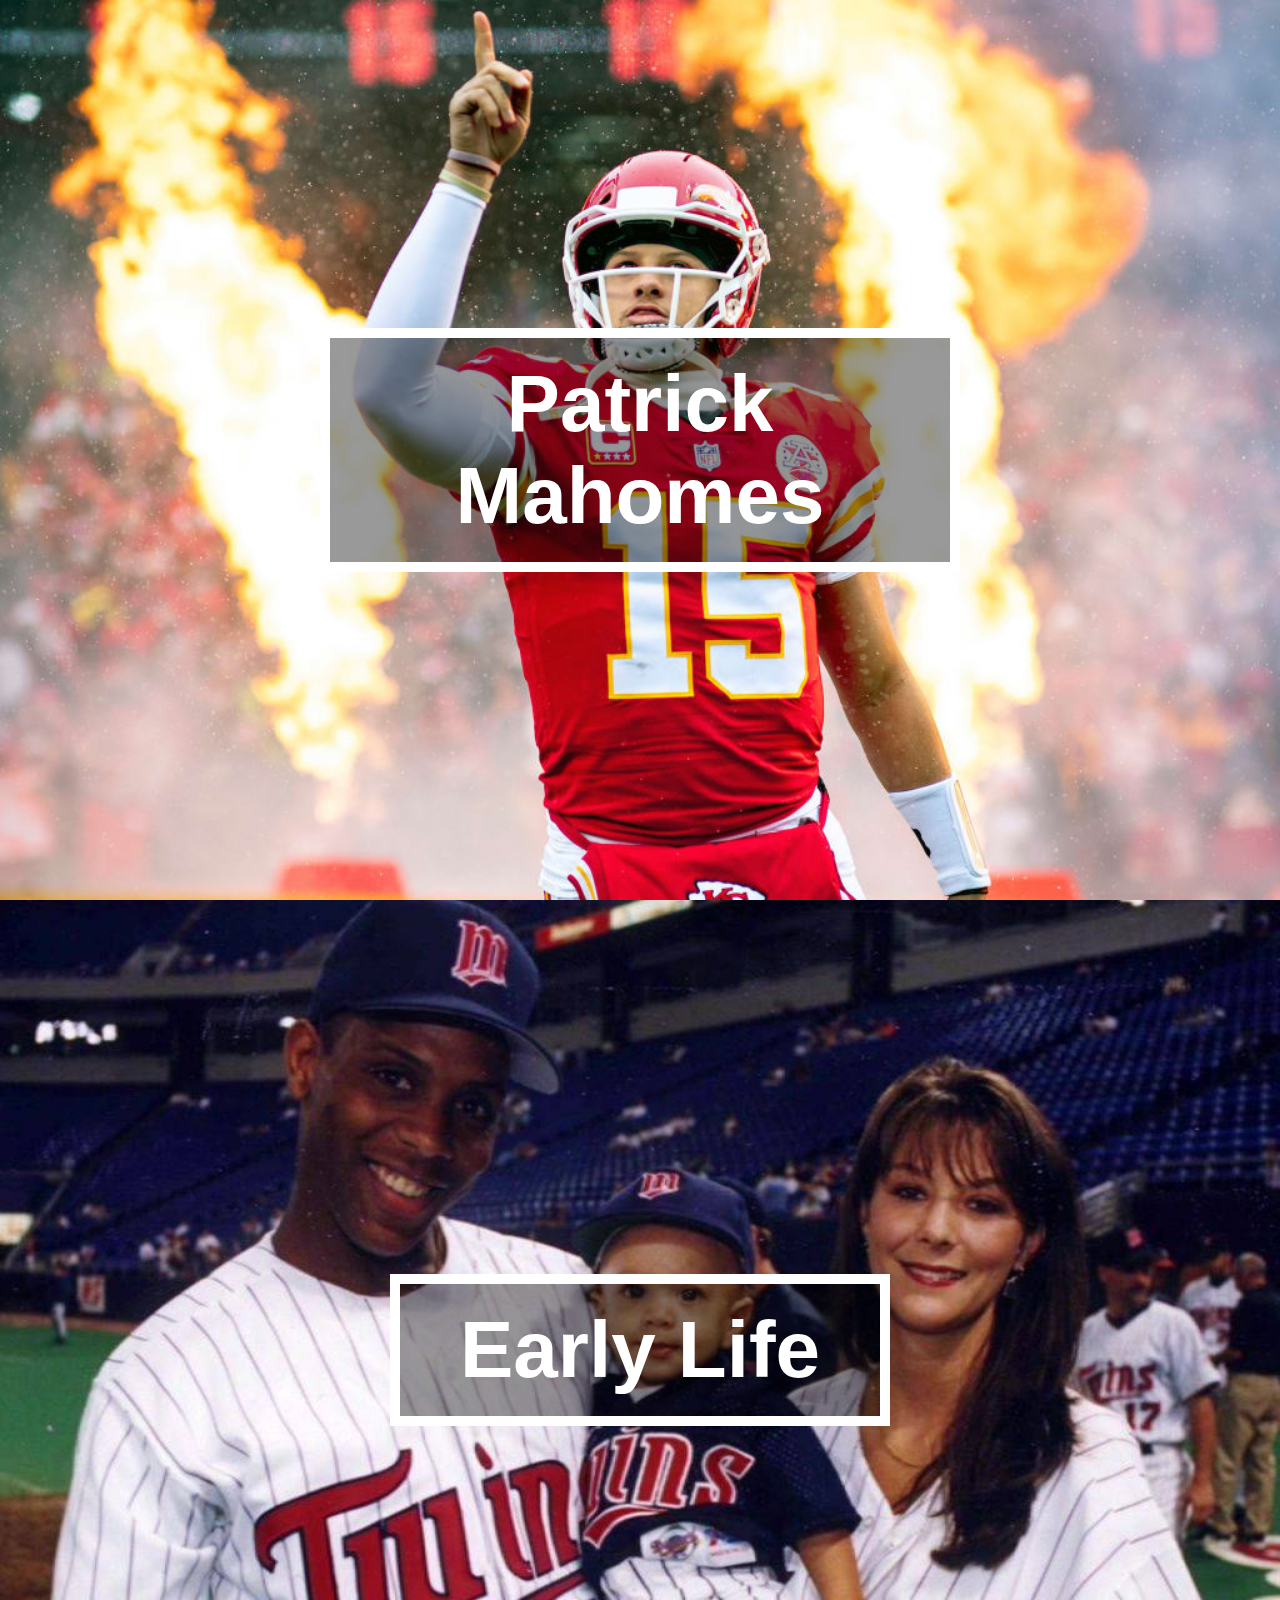
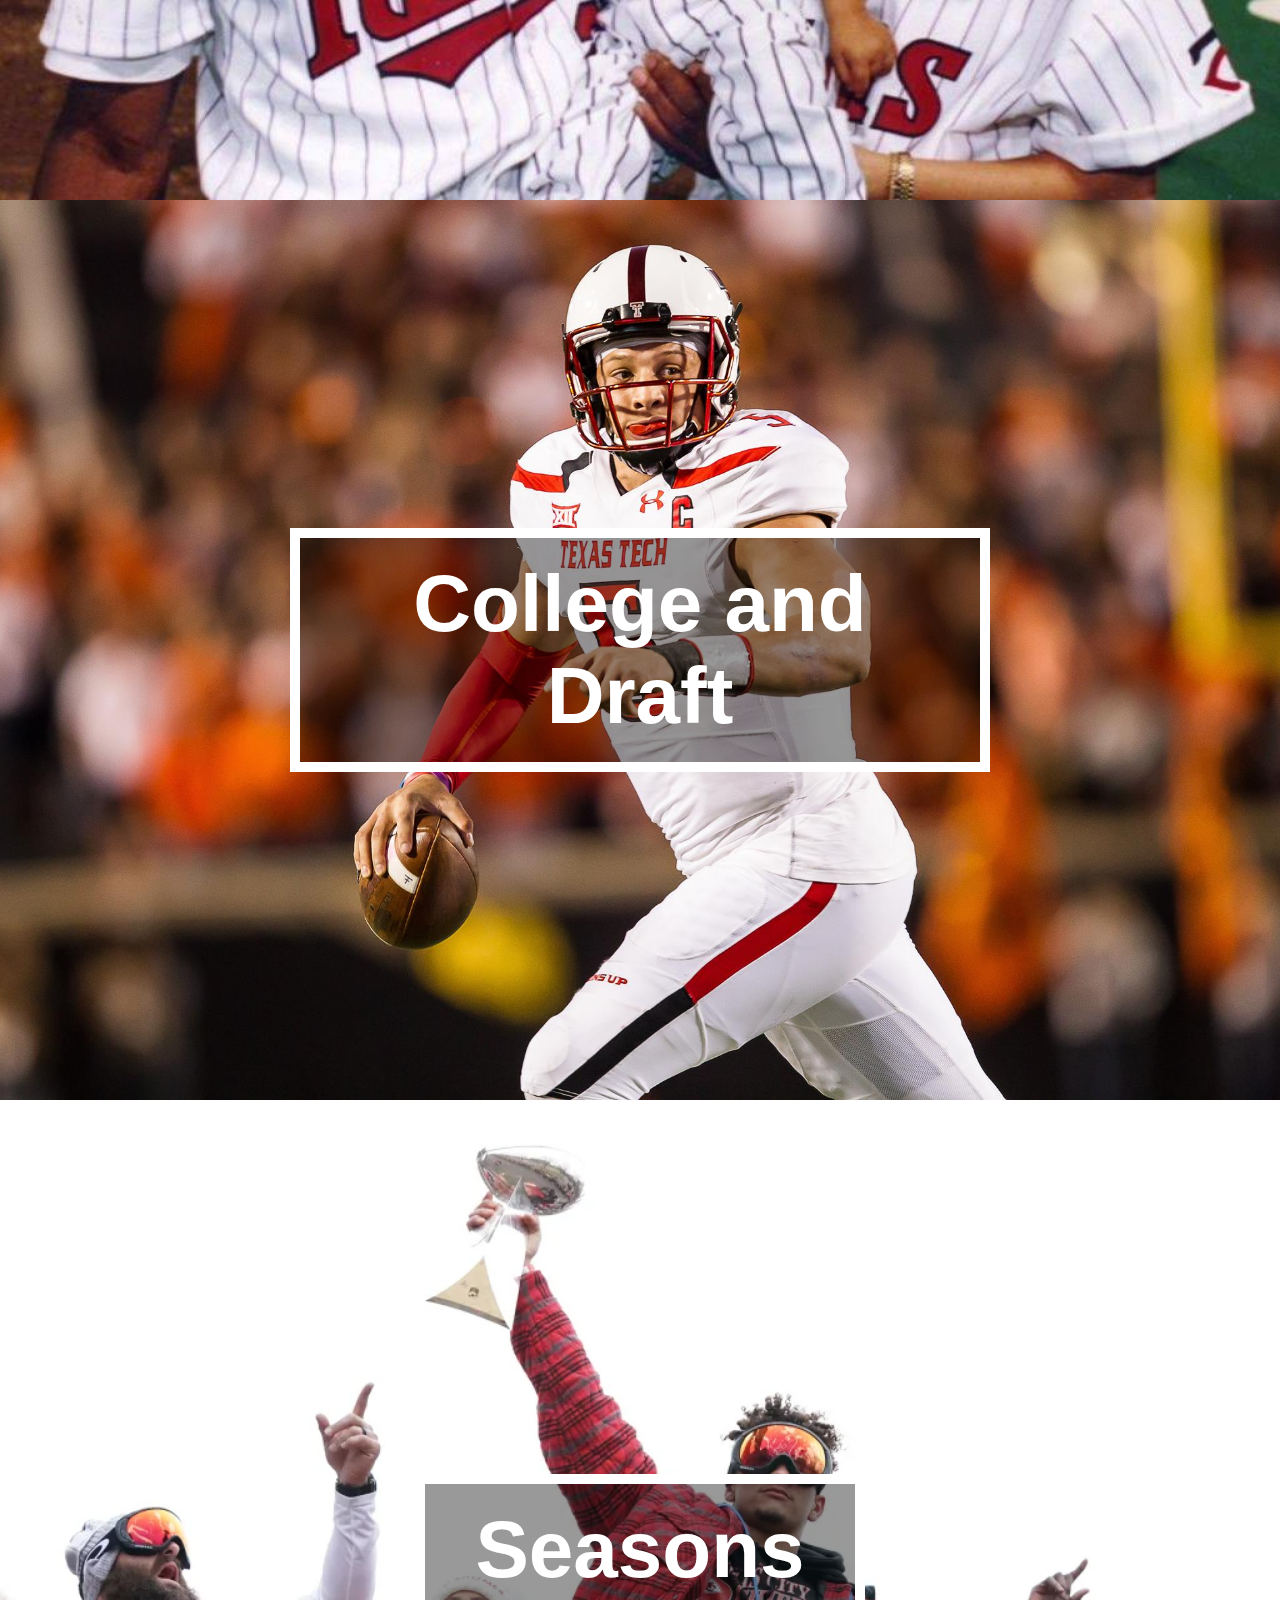
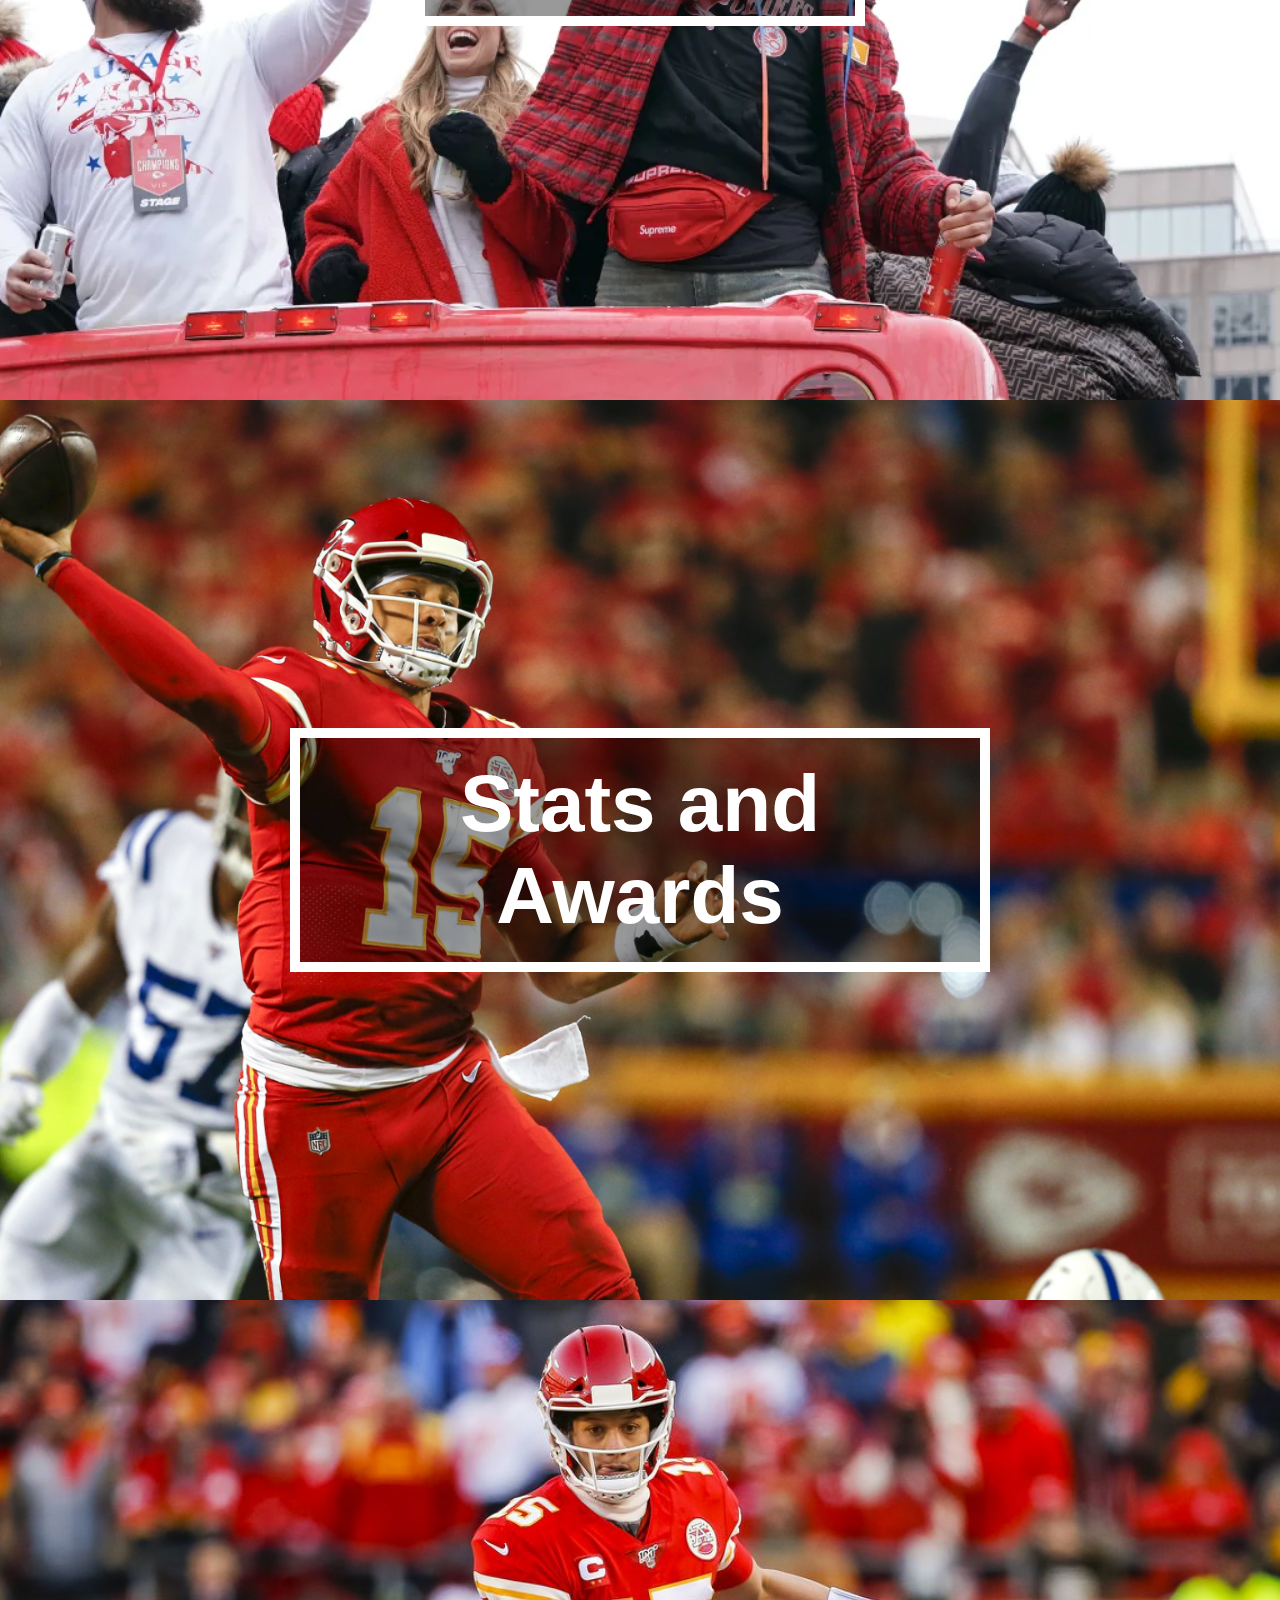
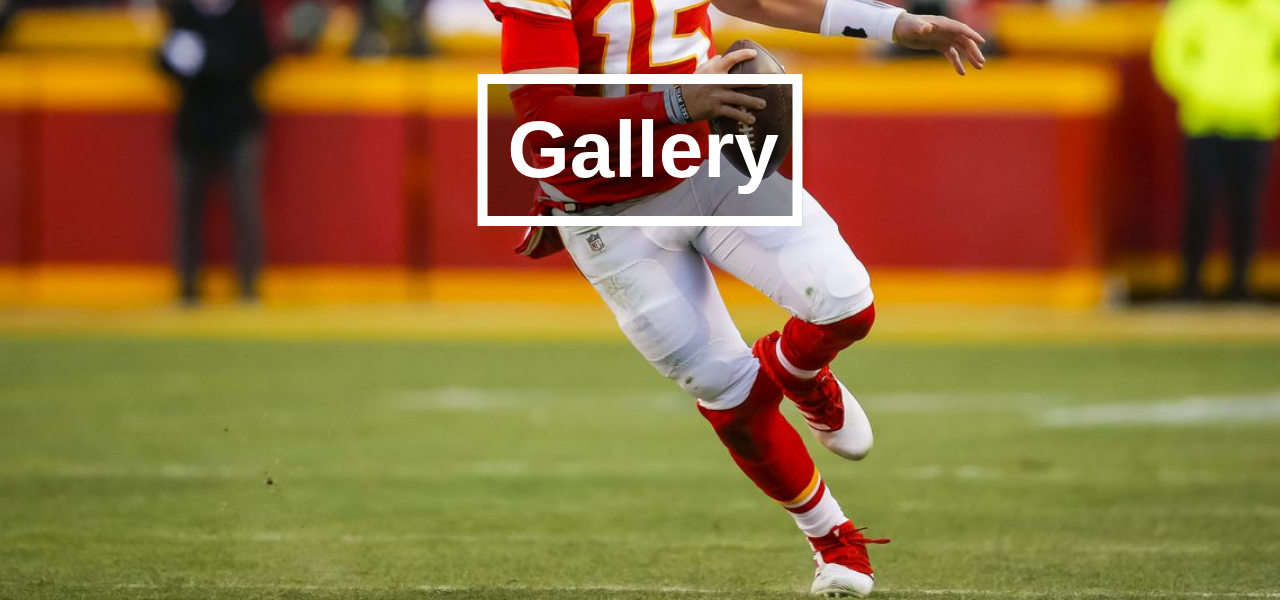
<file: index.html>
<!DOCTYPE html>
<html lang="en">
  <head>
    <meta charset="UTF-8" />
    <meta name="viewport" content="width=device-width, initial-scale=1.0" />
    <title>Patrick Mahomes</title>
    <link rel="stylesheet" href="styles.css" />
  </head>
  <body>
    <div class="home-image" id="home">
        <div class="bg-text">Patrick Mahomes</div>
    </div>
    <div class="early_life-image" id="home">
        <div class="bg-text_home" id="early_life_text">
            <a href="./early_life.html" class="nav_link">Early Life</a>
        </div>
    </div>
    <div class="college_draft-image" id="home">
        <div class="bg-text_home" id="college_text">
            <a href="./college_draft.html" class="nav_link">College and Draft</a>
        </div>
    </div>
    <div class="_2019-main" id="home">
        <div class="bg-text_home" id="seasons_text">
            <a href="./seasons.html" class="nav_link">Seasons</a>
        </div>
    </div>
    <div class="stats_awards-image" id="home">
        <div class="bg-text_home" id="stats_awards_text">
            <a href="./stats_awards.html" class="nav_link">Stats and Awards</a>
        </div>
    </div>
    <div class="gallery-image" id="home">
        <div class="bg-text_home" id="gallery_text">
            <a href="./gallery.html" class="nav_link">Gallery</a>
        </div>
    </div>
</body>
</html>
</file>
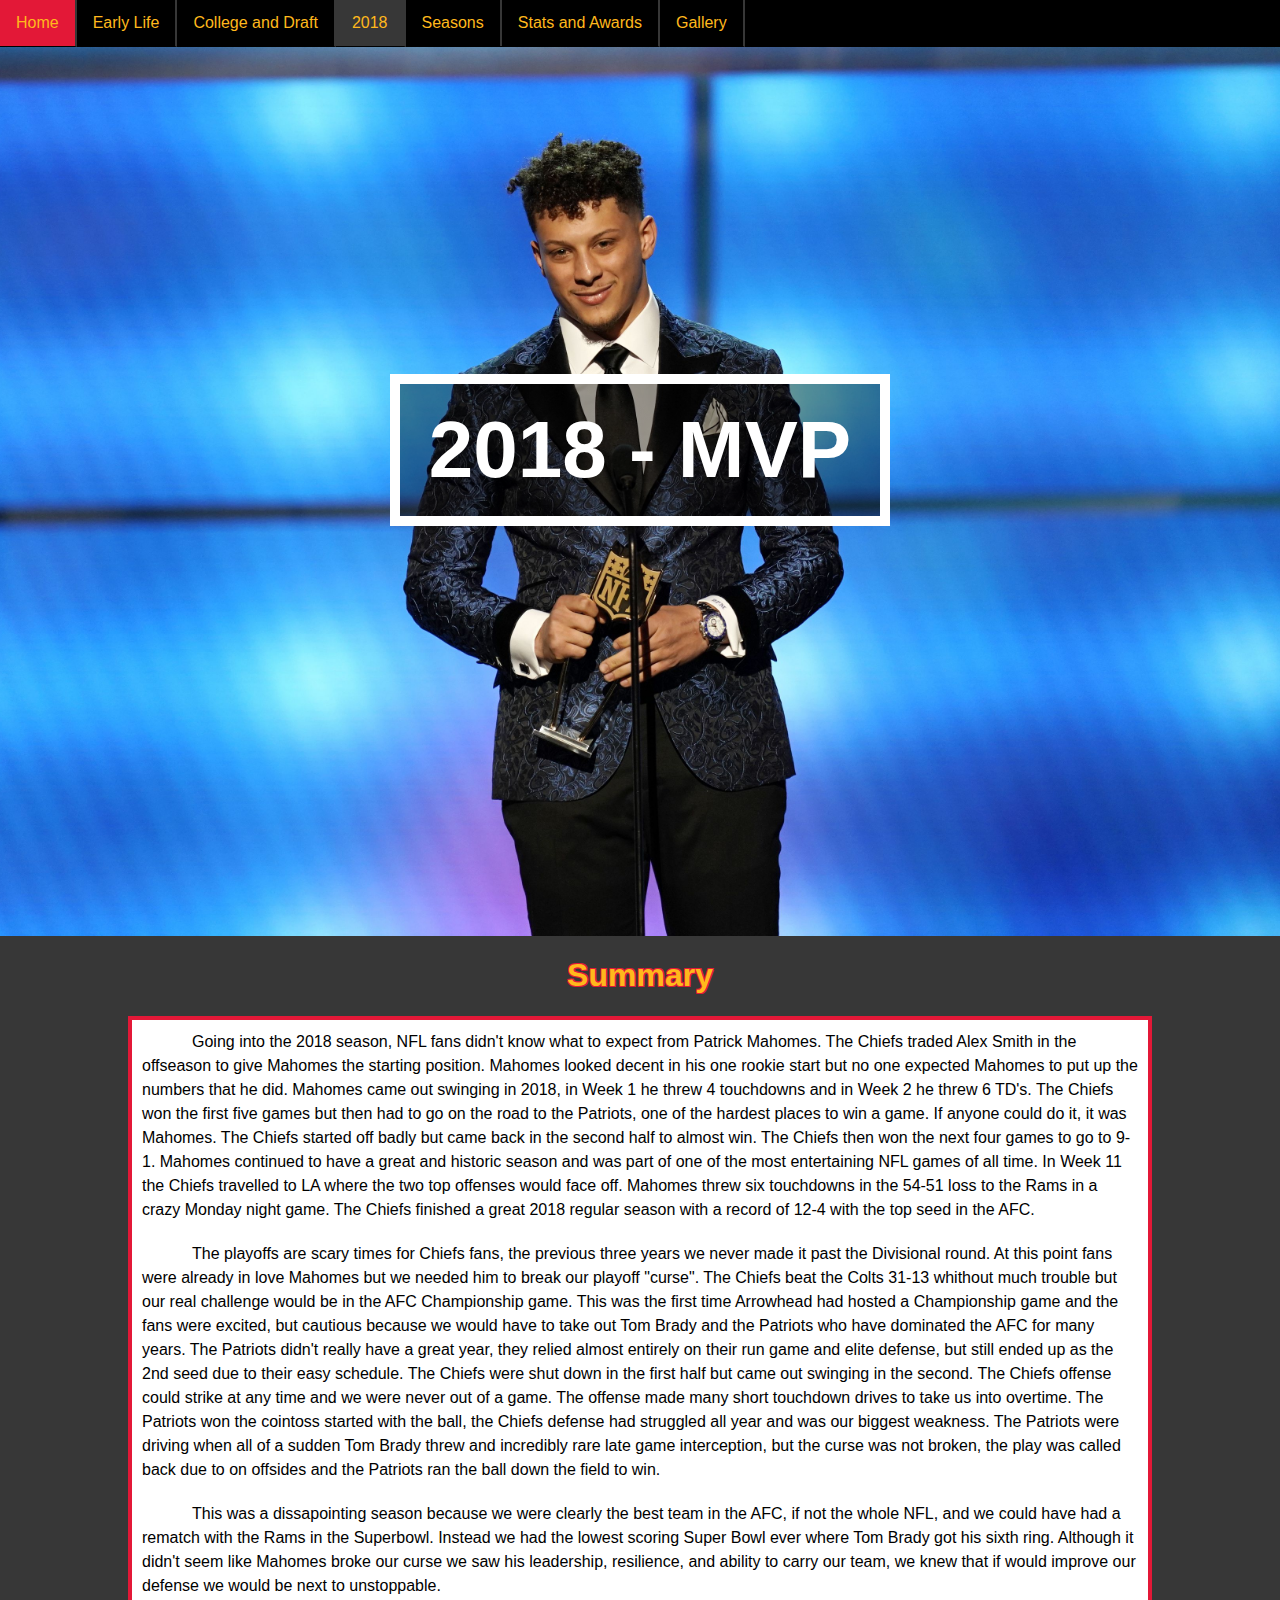
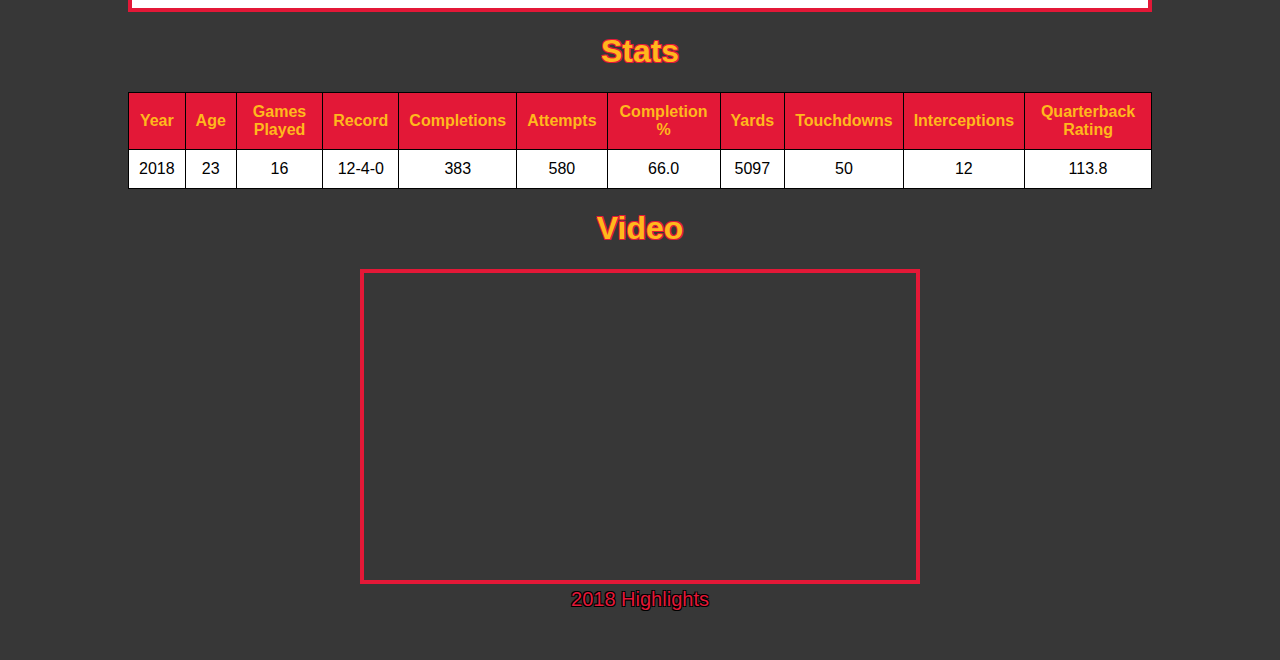
<file: 2018.html>
<!DOCTYPE html>
<html lang="en">
  <head>
    <meta charset="UTF-8" />
    <meta name="viewport" content="width=device-width, initial-scale=1.0" />
    <title>Patrick Mahomes</title>
    <link rel="stylesheet" href="styles.css" />
  </head>
</html>
<!--Body-->
<body>
  <br />
  <br />
  <div class="bg-text" id="_2018_text">2018 - MVP</div>
  <div class="_2018-image" id="home"></div>
  <!--Navigation Bar-->
  <ul class="nav_bar1">
    <li><a class="nav_bar" href="./index.html">Home</a></li>
    <li><a class="nav_bar" href="./early_life.html">Early Life</a></li>
    <li>
      <a class="nav_bar" href="./college_draft.html">College and Draft</a>
      <li><a class="nav_bar" href="javascript:void(0)" id="active">2018</a></li>
    </li>
    <li class="dropdown">
      <a href="./seasons.html" class="dropbtn">Seasons</a>
      <div class="dropdown-content">
        <a href="./rookie_year.html">Rookie Year</a>
        <!--<a id="active">2018</a>-->
        <a href="./2019.html">2019</a>
        <a href="./2020.html">2020</a>
        <a href="./2021.html">2021</a>
      </div>
    </li>
    <!--<li>
      <a class="nav_bar" href="./rookie_year.html">Rookie Year</a>
    </li>
    <li><a class="nav_bar" href="./2018.html">2018 - MVP</a></li>
    <li><a class="nav_bar" href="./2020.html">2020</a></li>-->
    <li><a class="nav_bar" href="./stats_awards.html">Stats and Awards</a></li>
    <li><a class="nav_bar" href="./gallery.html">Gallery</a></li>
  </ul>
  <!--Body Text-->
  <div class="2018-body">
    <h1 class="body_heading">Summary</h1>
    <p class="top_paragraph" id="indent">
      Going into the 2018 season, NFL fans didn't know what to expect from
      Patrick Mahomes. The Chiefs traded Alex Smith in the offseason to give
      Mahomes the starting position. Mahomes looked decent in his one rookie
      start but no one expected Mahomes to put up the numbers that he did.
      Mahomes came out swinging in 2018, in Week 1 he threw 4 touchdowns and in
      Week 2 he threw 6 TD's. The Chiefs won the first five games but then had
      to go on the road to the Patriots, one of the hardest places to win a
      game. If anyone could do it, it was Mahomes. The Chiefs started off badly
      but came back in the second half to almost win. The Chiefs then won the
      next four games to go to 9-1. Mahomes continued to have a great and
      historic season and was part of one of the most entertaining NFL games of
      all time. In Week 11 the Chiefs travelled to LA where the two top offenses
      would face off. Mahomes threw six touchdowns in the 54-51 loss to the Rams
      in a crazy Monday night game. The Chiefs finished a great 2018 regular
      season with a record of 12-4 with the top seed in the AFC.
    </p>
    <p id="indent">
      The playoffs are scary times for Chiefs fans, the previous three years we
      never made it past the Divisional round. At this point fans were already
      in love Mahomes but we needed him to break our playoff "curse". The Chiefs
      beat the Colts 31-13 whithout much trouble but our real challenge would be
      in the AFC Championship game. This was the first time Arrowhead had hosted
      a Championship game and the fans were excited, but cautious because we
      would have to take out Tom Brady and the Patriots who have dominated the
      AFC for many years. The Patriots didn't really have a great year, they
      relied almost entirely on their run game and elite defense, but still
      ended up as the 2nd seed due to their easy schedule. The Chiefs were shut
      down in the first half but came out swinging in the second. The Chiefs
      offense could strike at any time and we were never out of a game. The
      offense made many short touchdown drives to take us into overtime. The
      Patriots won the cointoss started with the ball, the Chiefs defense had
      struggled all year and was our biggest weakness. The Patriots were driving
      when all of a sudden Tom Brady threw and incredibly rare late game
      interception, but the curse was not broken, the play was called back due
      to on offsides and the Patriots ran the ball down the field to win.
    </p>
    <p class="bottom_paragraph" id="indent">
      This was a dissapointing season because we were clearly the best team in
      the AFC, if not the whole NFL, and we could have had a rematch with the
      Rams in the Superbowl. Instead we had the lowest scoring Super Bowl ever
      where Tom Brady got his sixth ring. Although it didn't seem like Mahomes
      broke our curse we saw his leadership, resilience, and ability to carry
      our team, we knew that if would improve our defense we would be next to
      unstoppable.
    </p>
    <h1 class="body_heading">Stats</h1>
    <div style="overflow-x: auto">
      <table class="stats_table">
        <tr>
          <th>Year</th>
          <th>Age</th>
          <th>Games Played</th>
          <th>Record</th>
          <th>Completions</th>
          <th>Attempts</th>
          <th>Completion %</th>
          <th>Yards</th>
          <th>Touchdowns</th>
          <th>Interceptions</th>
          <th>Quarterback Rating</th>
        </tr>
        <tr>
          <td>2018</td>
          <td>23</td>
          <td>16</td>
          <td>12-4-0</td>
          <td>383</td>
          <td>580</td>
          <td>66.0</td>
          <td>5097</td>
          <td>50</td>
          <td>12</td>
          <td>113.8</td>
        </tr>
      </table>
    </div>
    <h1 class="body_heading">Video</h1>
    <iframe
      width="560"
      height="315"
      src="https://www.youtube.com/embed/FHKV0VPifAU"
      frameborder="0"
      allow="accelerometer; autoplay; encrypted-media; gyroscope; picture-in-picture"
      allowfullscreen
    ></iframe>
    <p class="video_title">2018 Highlights</p>
  </div>
  <br />
  <br />
</body>
</file>
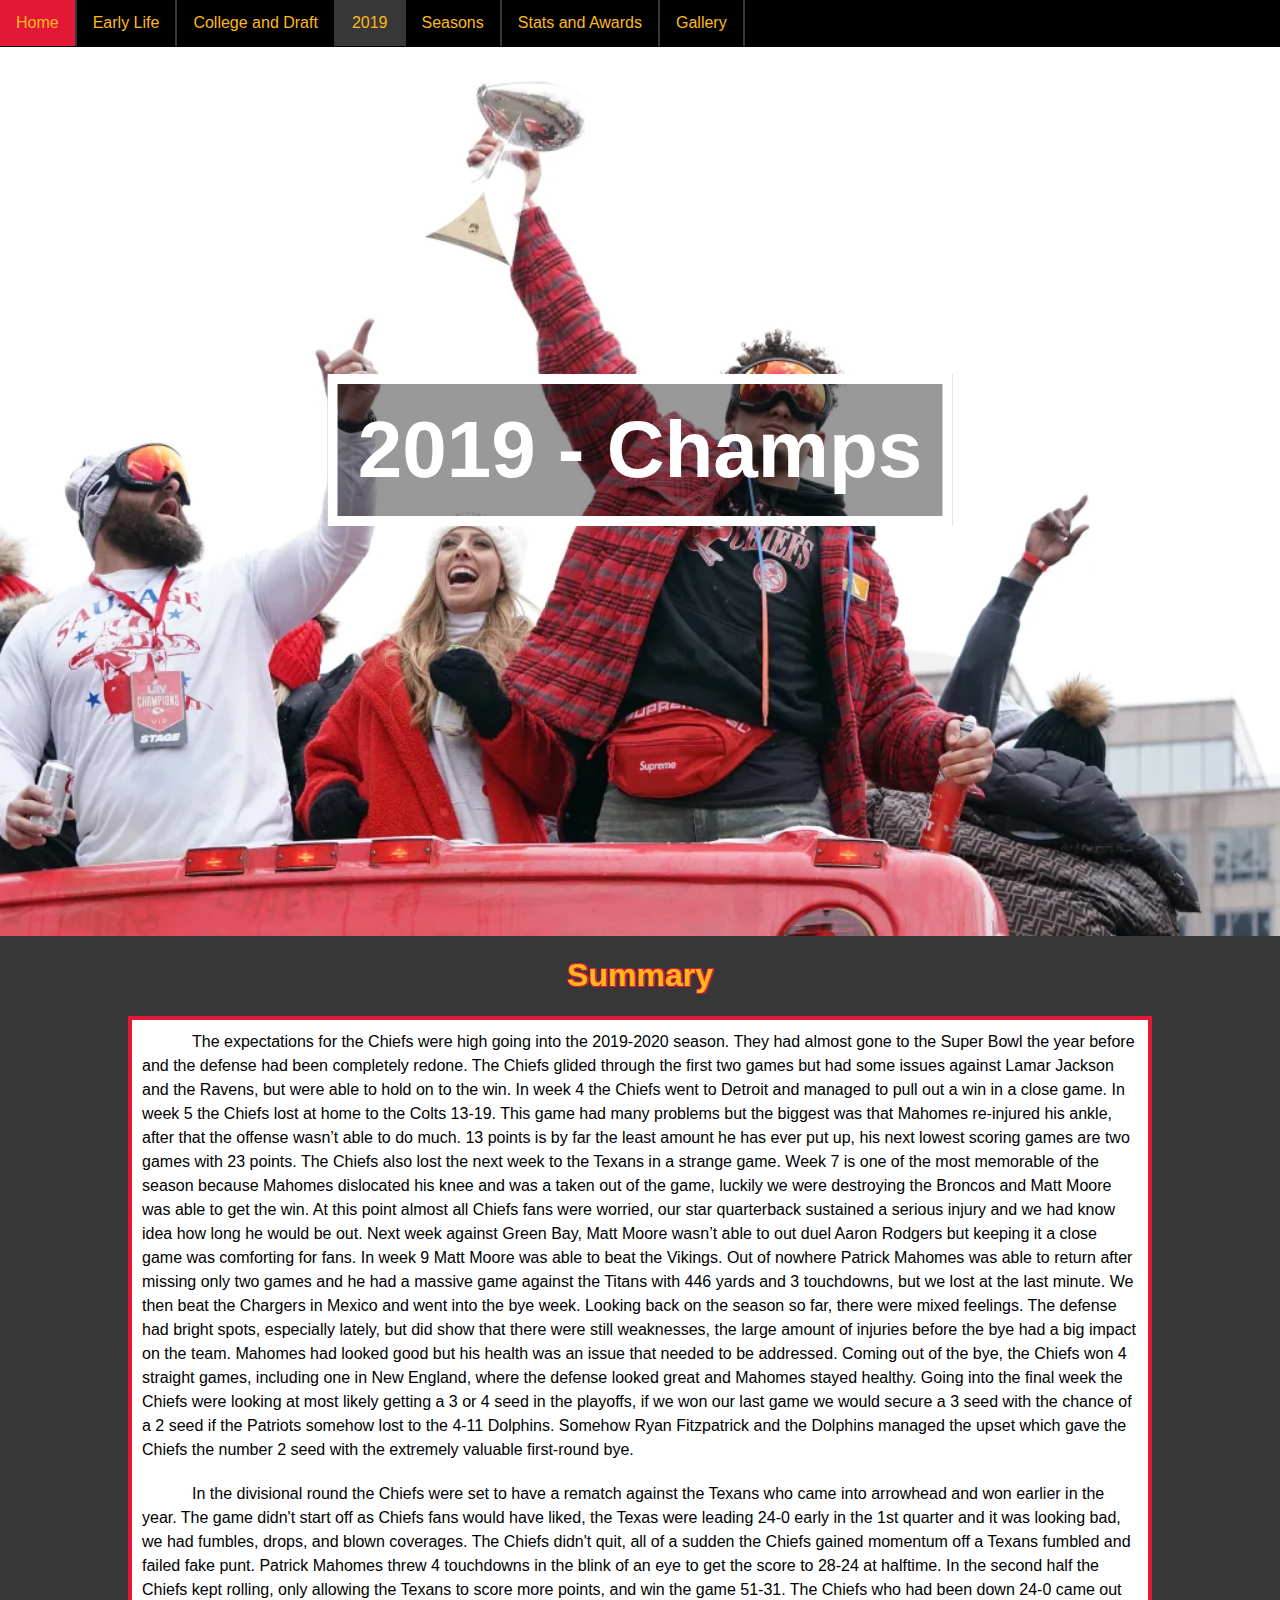
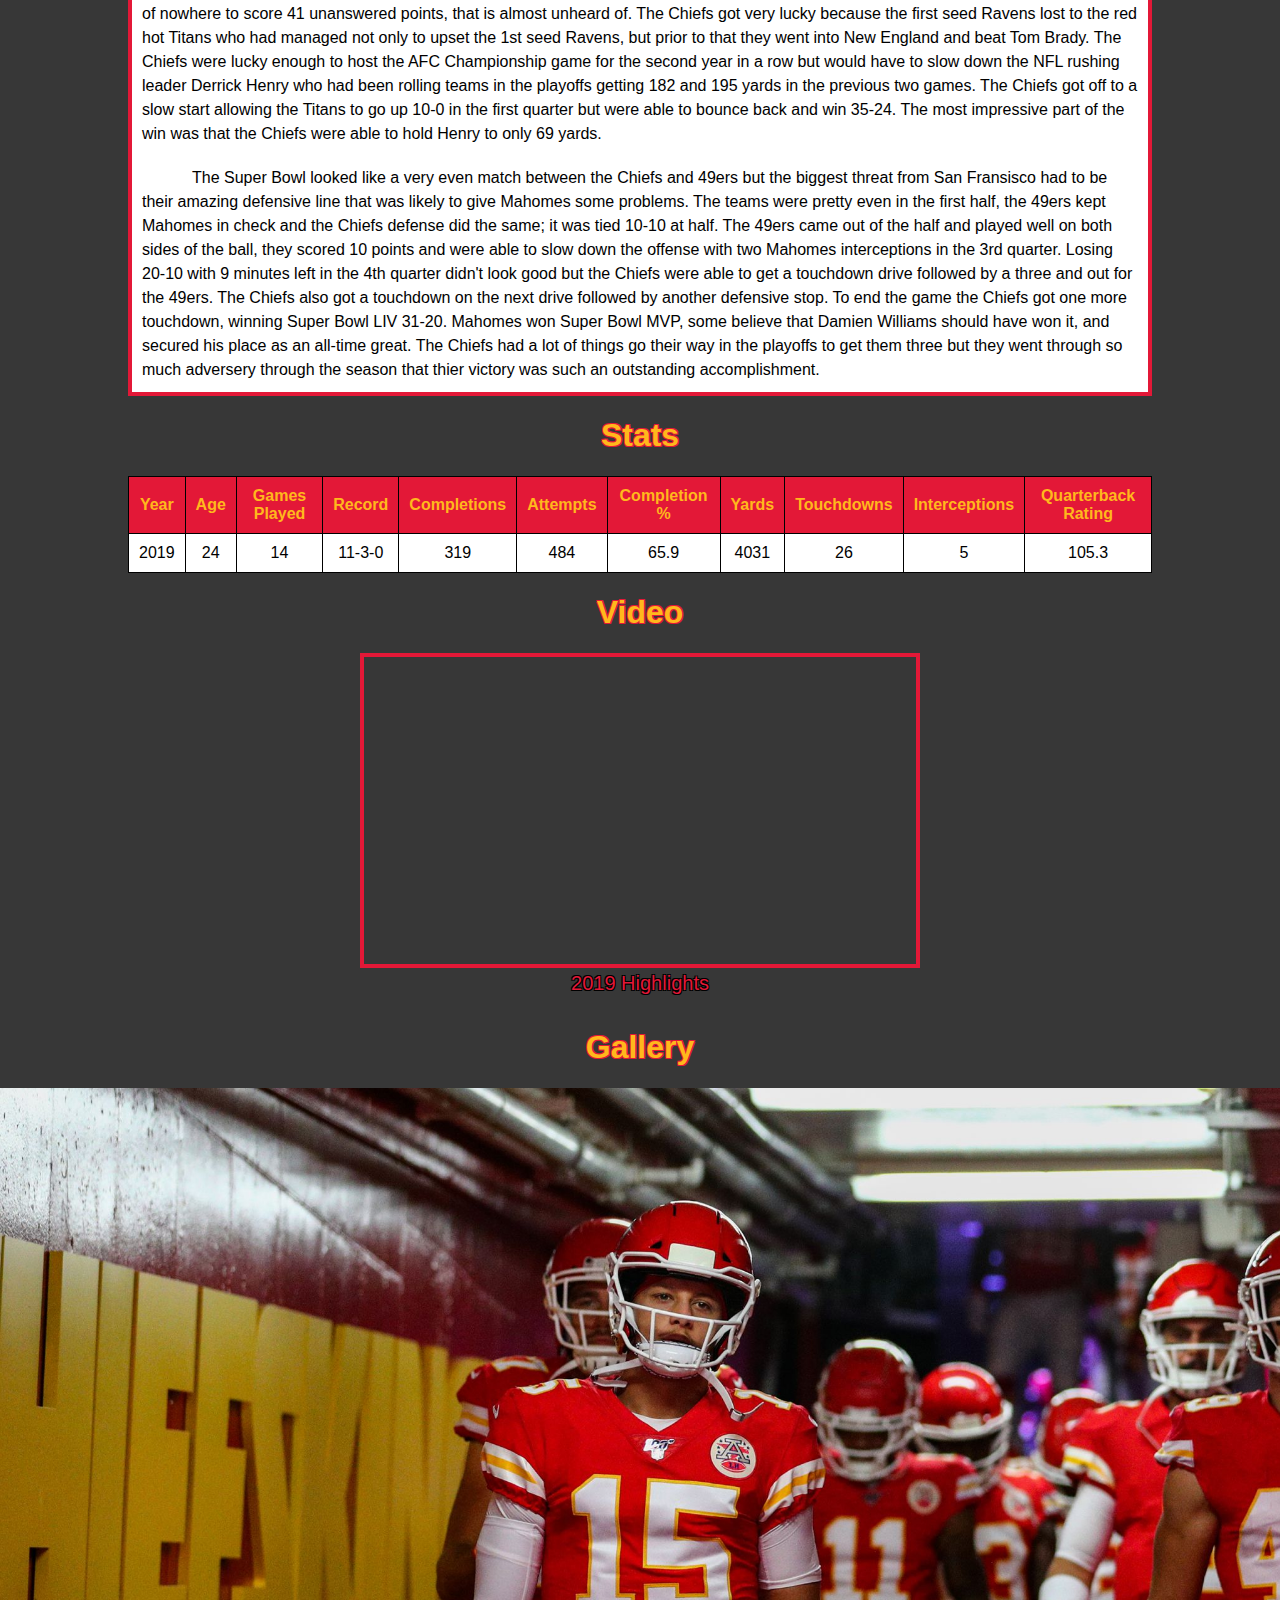
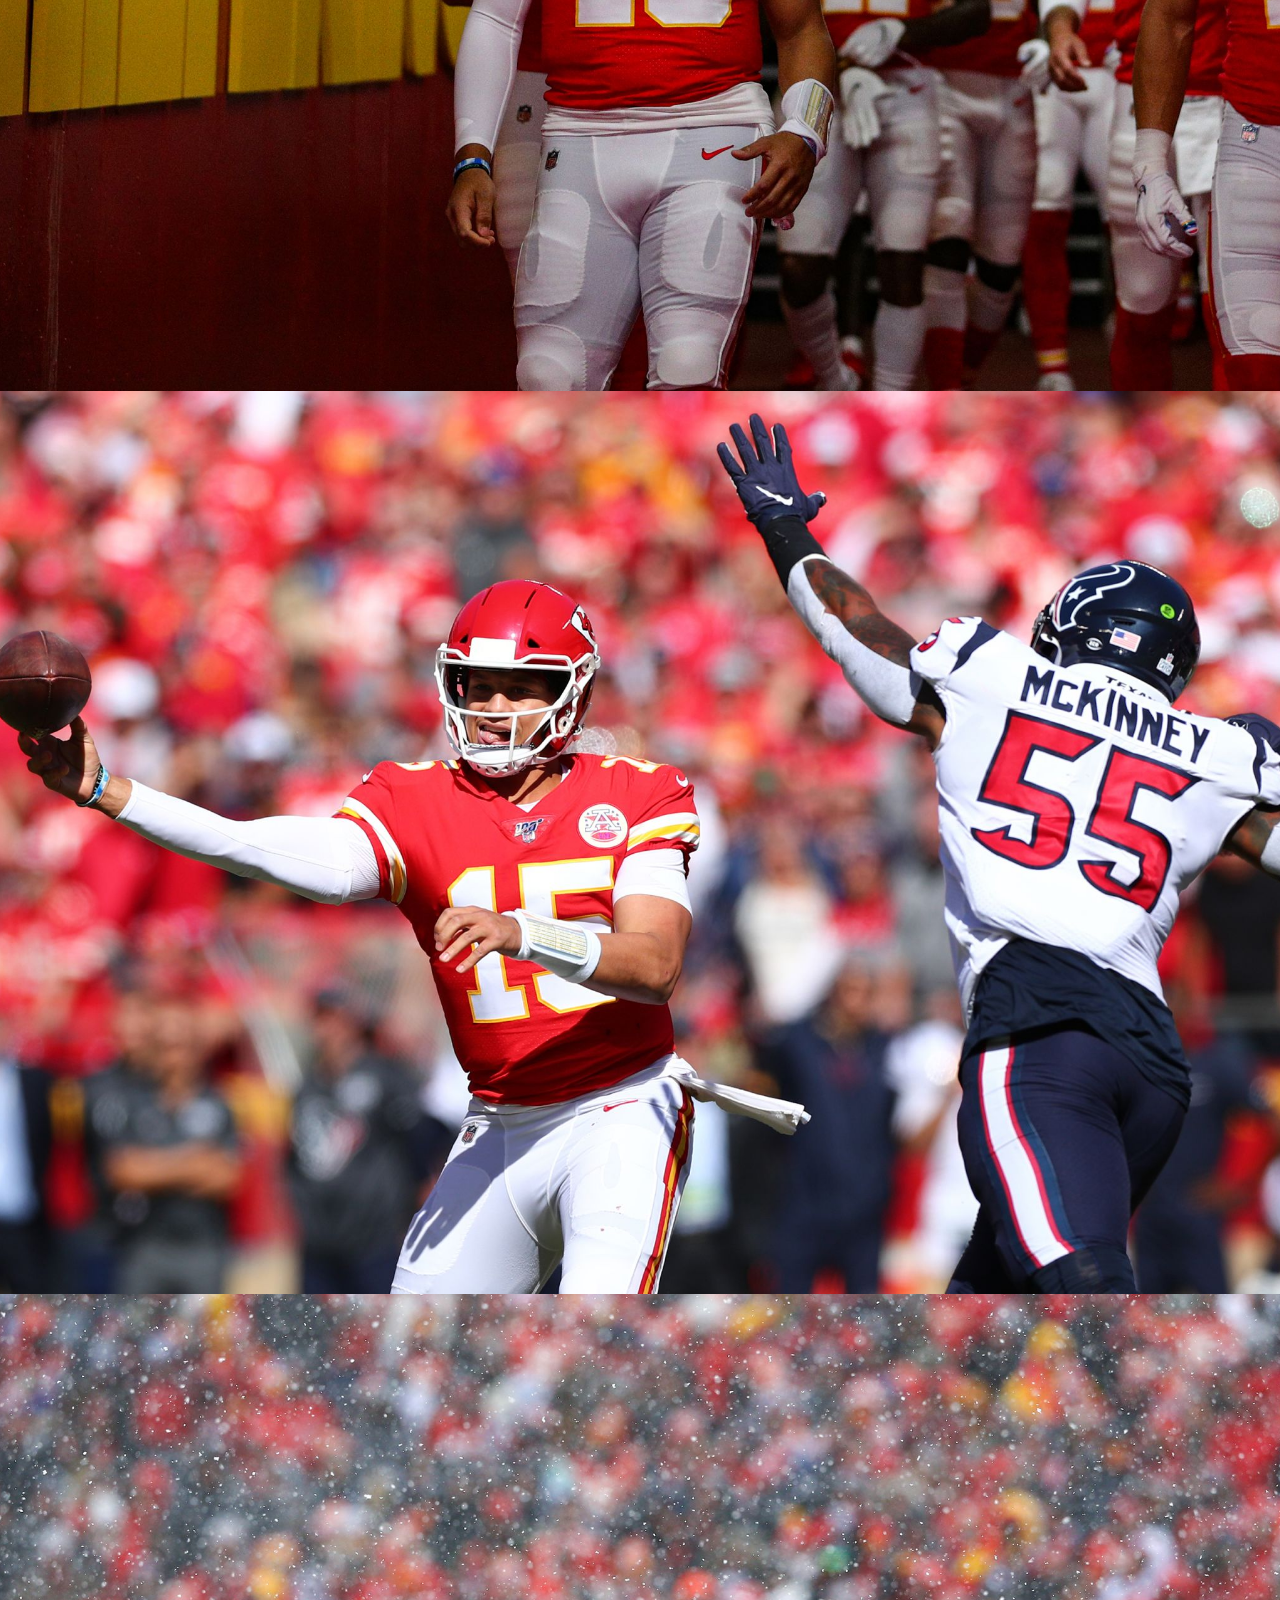
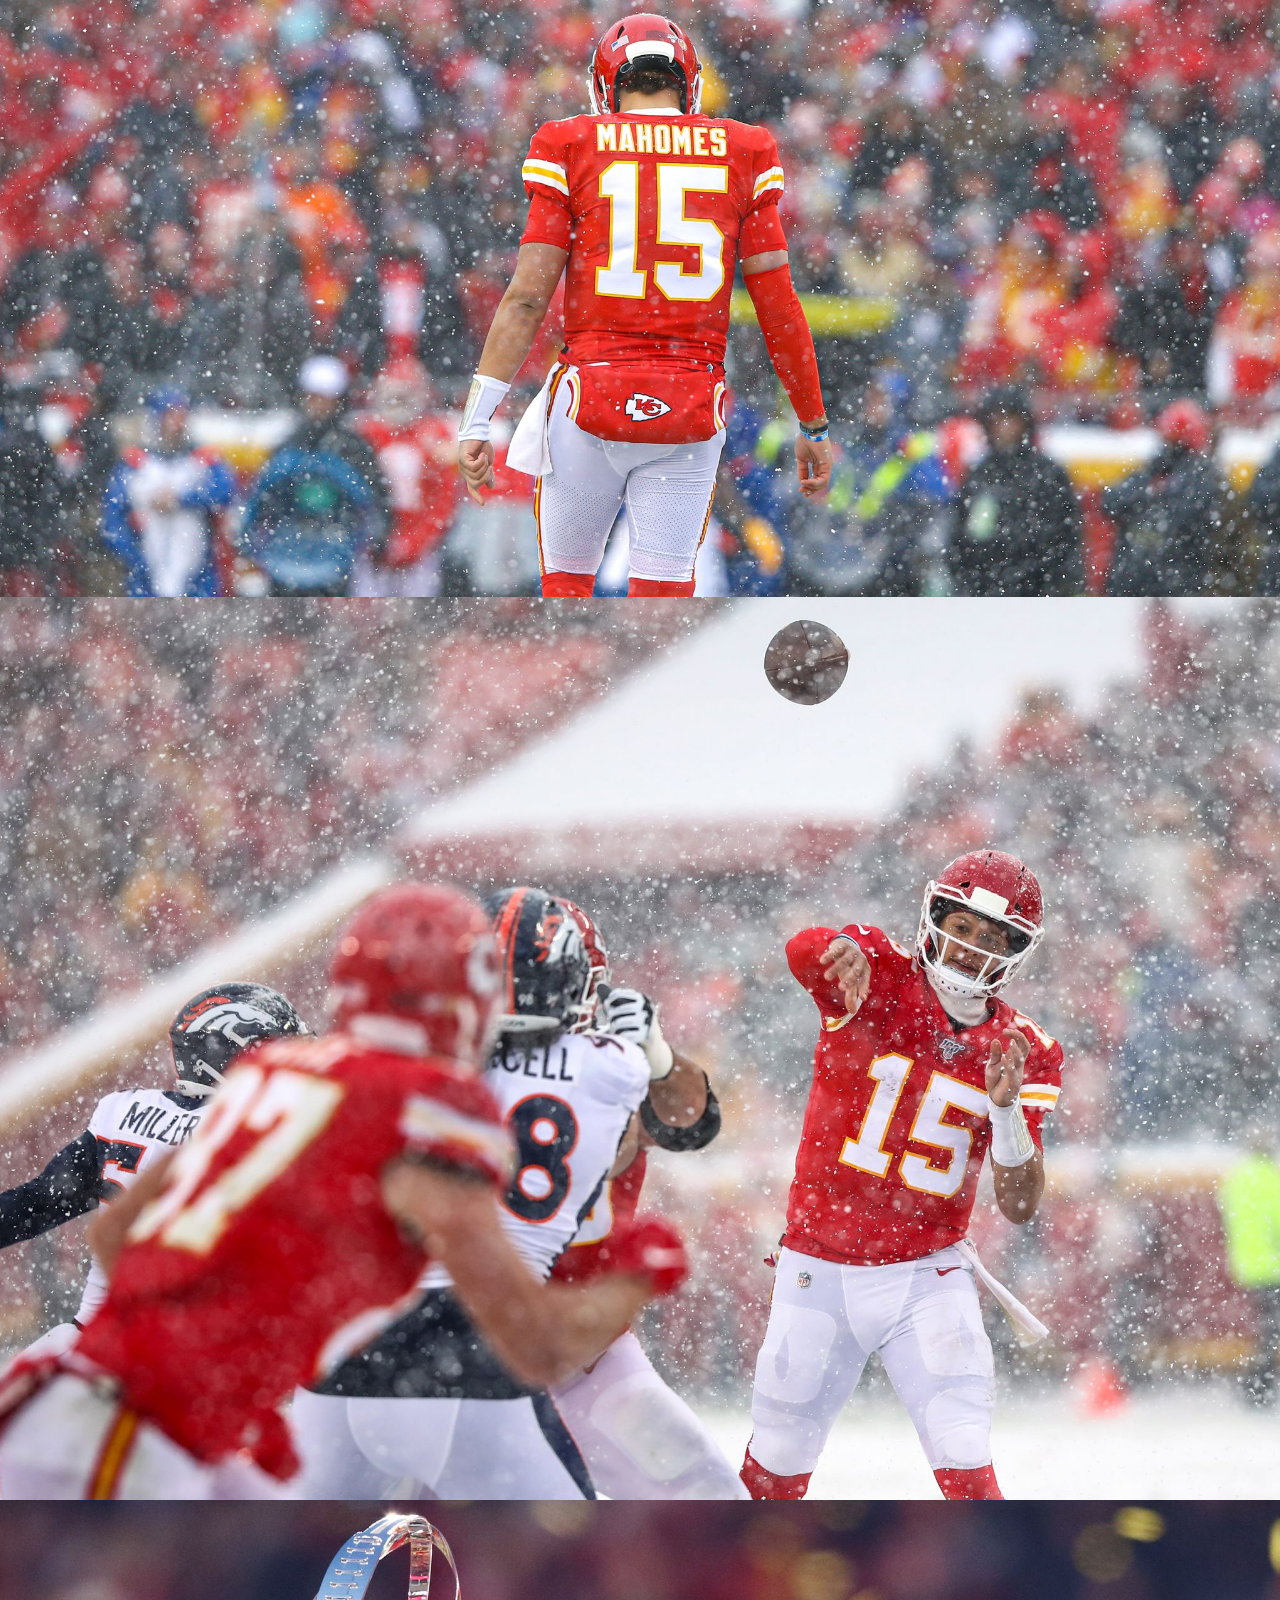
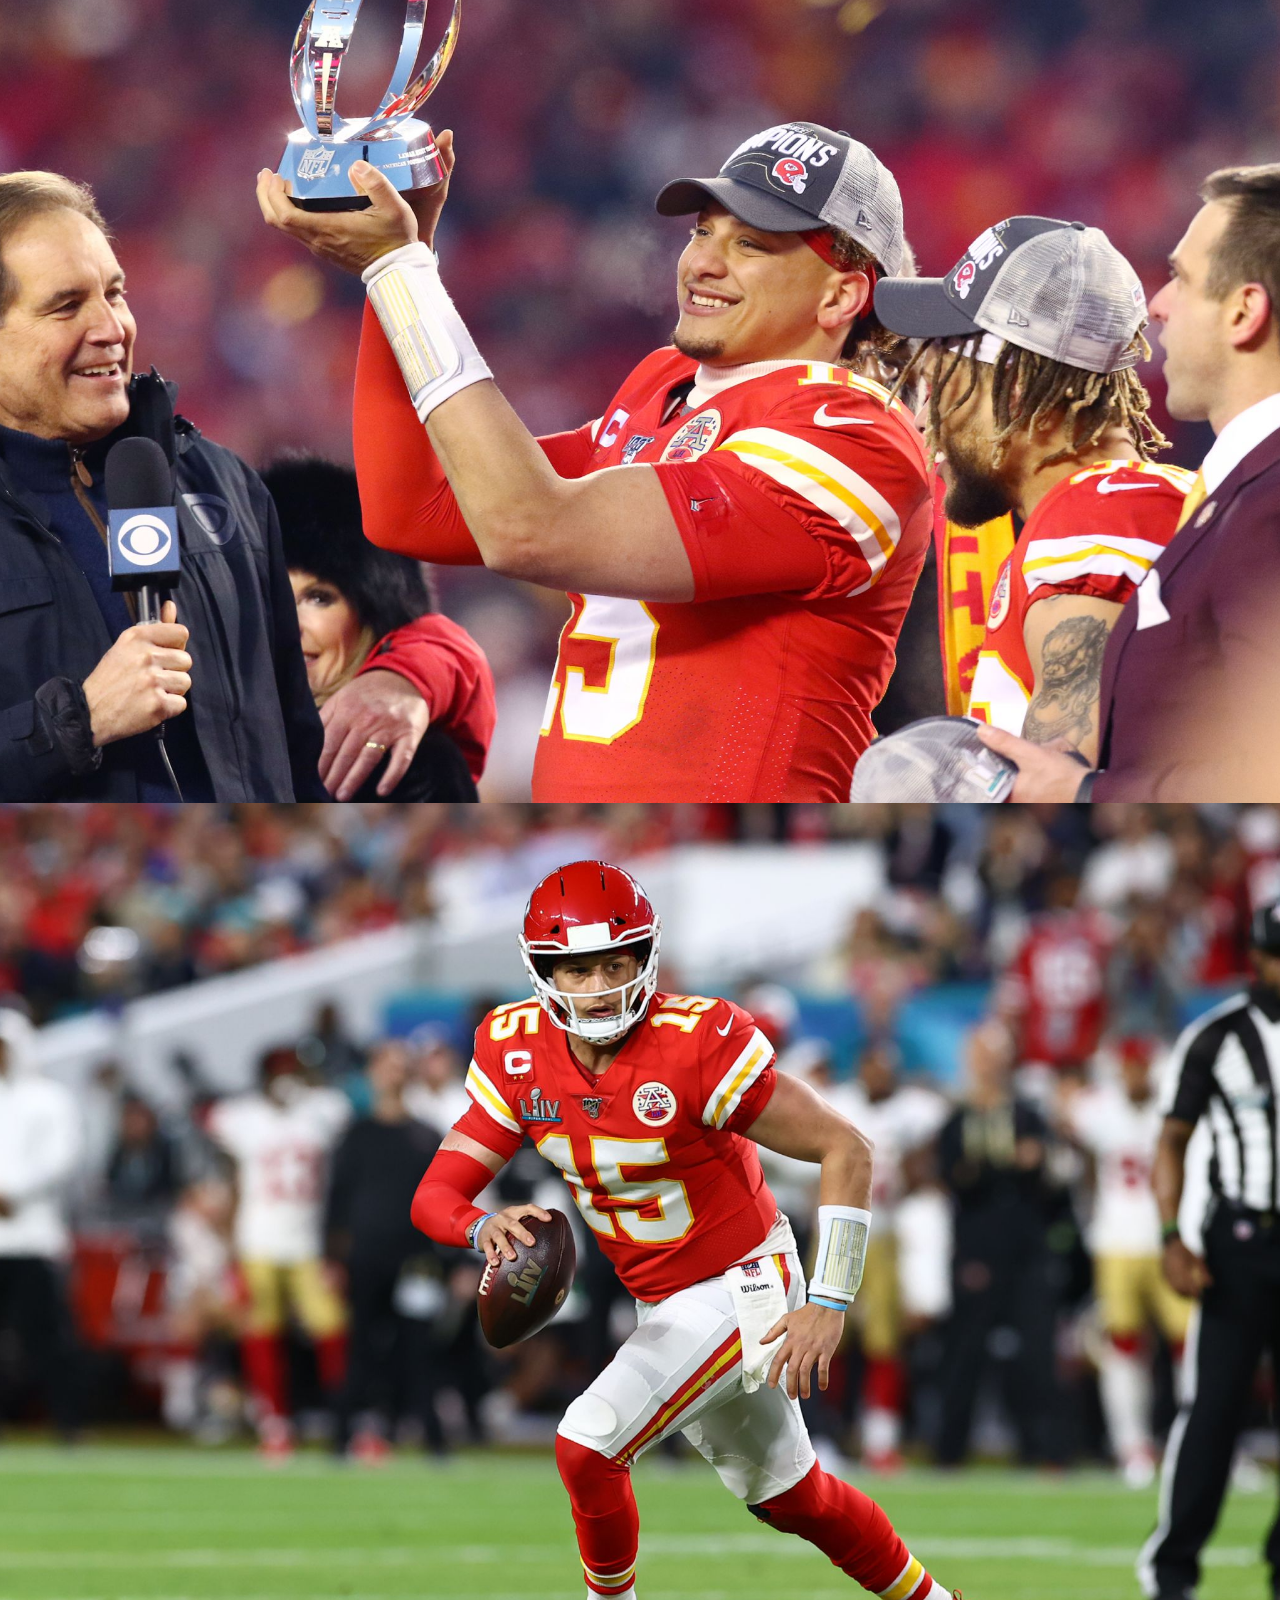
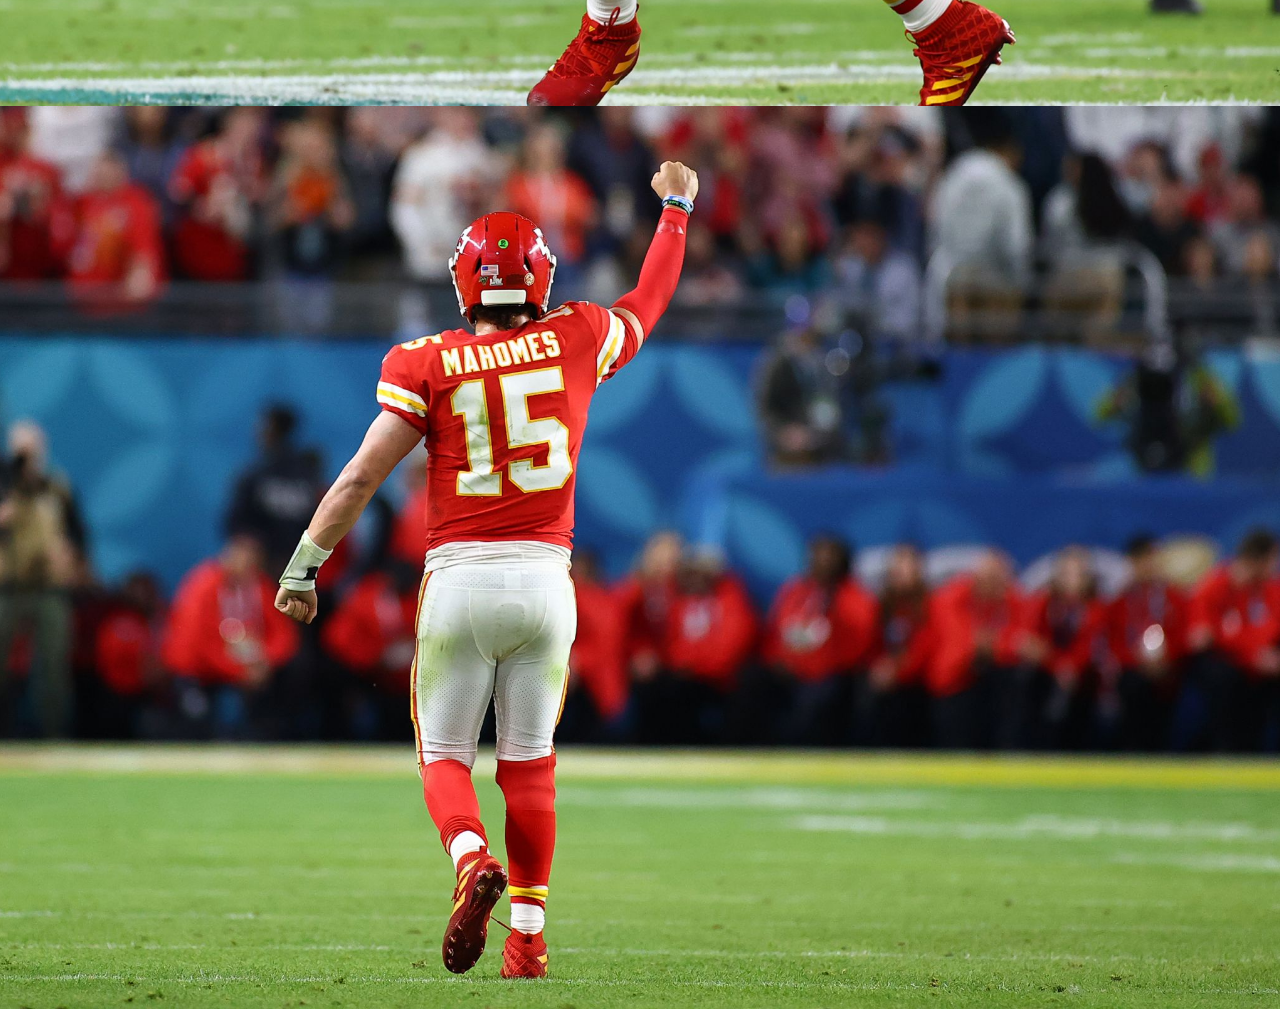
<file: 2019.html>
<!DOCTYPE html>
<html lang="en">
  <head>
    <meta charset="UTF-8" />
    <meta name="viewport" content="width=device-width, initial-scale=1.0" />
    <title>Patrick Mahomes</title>
    <link rel="stylesheet" href="styles.css" />
  </head>
</html>
<!--Body-->
<body>
  <br />
  <br />
  <div class="bg-text" id="_2019_text">2019 - Champs</div>
  <div class="_2019-main" id="home"></div>
  <!--Navigation Bar-->
  <ul class="nav_bar1">
    <li><a class="nav_bar" href="./index.html">Home</a></li>
    <li><a class="nav_bar" href="./early_life.html">Early Life</a></li>
    <li>
      <a class="nav_bar" href="./college_draft.html">College and Draft</a>
      <li><a class="nav_bar" href="./2019.html" id="active">2019</a></li>
    </li>
    <li class="dropdown">
      <a href="./seasons.html" class="dropbtn">Seasons</a>
      <div class="dropdown-content">
        <a href="./rookie_year.html">Rookie Year</a>
        <a href="./2018.html">2018</a>
        <!--<a id="active">2019</a>-->
        <a href="./2020.html">2020</a>
        <a href="./2021.html">2021</a>
      </div>
    </li>
    <!--<li>
      <a class="nav_bar" href="./rookie_year.html">Rookie Year</a>
    </li>
    <li><a class="nav_bar" href="./2018.html">2018 - MVP</a></li>
    <li><a class="nav_bar" href="./2020.html">2020</a></li>-->
    <li><a class="nav_bar" href="./stats_awards.html">Stats and Awards</a></li>
    <li><a class="nav_bar" href="./gallery.html">Gallery</a></li>
  </ul>
  <!--Body Text-->
  <div class="2019-body">
    <h1 class="body_heading">Summary</h1>
    <p class="top_paragraph" id="indent">
      The expectations for the Chiefs were high going into the 2019-2020 season.
      They had almost gone to the Super Bowl the year before and the defense had
      been completely redone. The Chiefs glided through the first two games but
      had some issues against Lamar Jackson and the Ravens, but were able to
      hold on to the win. In week 4 the Chiefs went to Detroit and managed to
      pull out a win in a close game. In week 5 the Chiefs lost at home to the
      Colts 13-19. This game had many problems but the biggest was that Mahomes
      re-injured his ankle, after that the offense wasn’t able to do much. 13
      points is by far the least amount he has ever put up, his next lowest
      scoring games are two games with 23 points. The Chiefs also lost the next
      week to the Texans in a strange game. Week 7 is one of the most memorable
      of the season because Mahomes dislocated his knee and was a taken out of
      the game, luckily we were destroying the Broncos and Matt Moore was able
      to get the win. At this point almost all Chiefs fans were worried, our
      star quarterback sustained a serious injury and we had know idea how long
      he would be out. Next week against Green Bay, Matt Moore wasn’t able to
      out duel Aaron Rodgers but keeping it a close game was comforting for
      fans. In week 9 Matt Moore was able to beat the Vikings. Out of nowhere
      Patrick Mahomes was able to return after missing only two games and he had
      a massive game against the Titans with 446 yards and 3 touchdowns, but we
      lost at the last minute. We then beat the Chargers in Mexico and went into
      the bye week. Looking back on the season so far, there were mixed
      feelings. The defense had bright spots, especially lately, but did show
      that there were still weaknesses, the large amount of injuries before the
      bye had a big impact on the team. Mahomes had looked good but his health
      was an issue that needed to be addressed. Coming out of the bye, the
      Chiefs won 4 straight games, including one in New England, where the
      defense looked great and Mahomes stayed healthy. Going into the final week
      the Chiefs were looking at most likely getting a 3 or 4 seed in the
      playoffs, if we won our last game we would secure a 3 seed with the chance
      of a 2 seed if the Patriots somehow lost to the 4-11 Dolphins. Somehow
      Ryan Fitzpatrick and the Dolphins managed the upset which gave the Chiefs
      the number 2 seed with the extremely valuable first-round bye.
    </p>
    <p id="indent">
      In the divisional round the Chiefs were set to have a rematch against the
      Texans who came into arrowhead and won earlier in the year. The game
      didn't start off as Chiefs fans would have liked, the Texas were leading
      24-0 early in the 1st quarter and it was looking bad, we had fumbles,
      drops, and blown coverages. The Chiefs didn't quit, all of a sudden the
      Chiefs gained momentum off a Texans fumbled and failed fake punt. Patrick
      Mahomes threw 4 touchdowns in the blink of an eye to get the score to
      28-24 at halftime. In the second half the Chiefs kept rolling, only
      allowing the Texans to score more points, and win the game 51-31. The
      Chiefs who had been down 24-0 came out of nowhere to score 41 unanswered
      points, that is almost unheard of. The Chiefs got very lucky because the
      first seed Ravens lost to the red hot Titans who had managed not only to
      upset the 1st seed Ravens, but prior to that they went into New England
      and beat Tom Brady. The Chiefs were lucky enough to host the AFC
      Championship game for the second year in a row but would have to slow down
      the NFL rushing leader Derrick Henry who had been rolling teams in the
      playoffs getting 182 and 195 yards in the previous two games. The Chiefs
      got off to a slow start allowing the Titans to go up 10-0 in the first
      quarter but were able to bounce back and win 35-24. The most impressive
      part of the win was that the Chiefs were able to hold Henry to only 69
      yards.
    </p>
    <p class="bottom_paragraph" id="indent">
      The Super Bowl looked like a very even match between the Chiefs and 49ers
      but the biggest threat from San Fransisco had to be their amazing
      defensive line that was likely to give Mahomes some problems. The teams
      were pretty even in the first half, the 49ers kept Mahomes in check and
      the Chiefs defense did the same; it was tied 10-10 at half. The 49ers came
      out of the half and played well on both sides of the ball, they scored 10
      points and were able to slow down the offense with two Mahomes
      interceptions in the 3rd quarter. Losing 20-10 with 9 minutes left in the
      4th quarter didn't look good but the Chiefs were able to get a touchdown
      drive followed by a three and out for the 49ers. The Chiefs also got a
      touchdown on the next drive followed by another defensive stop. To end the
      game the Chiefs got one more touchdown, winning Super Bowl LIV 31-20.
      Mahomes won Super Bowl MVP, some believe that Damien Williams should have
      won it, and secured his place as an all-time great. The Chiefs had a lot
      of things go their way in the playoffs to get them three but they went
      through so much adversery through the season that thier victory was such
      an outstanding accomplishment.
    </p>
    <h1 class="body_heading">Stats</h1>
    <div style="overflow-x: auto">
      <table class="stats_table">
        <tr>
          <th>Year</th>
          <th>Age</th>
          <th>Games Played</th>
          <th>Record</th>
          <th>Completions</th>
          <th>Attempts</th>
          <th>Completion %</th>
          <th>Yards</th>
          <th>Touchdowns</th>
          <th>Interceptions</th>
          <th>Quarterback Rating</th>
        </tr>
        <tr>
          <td>2019</td>
          <td>24</td>
          <td>14</td>
          <td>11-3-0</td>
          <td>319</td>
          <td>484</td>
          <td>65.9</td>
          <td>4031</td>
          <td>26</td>
          <td>5</td>
          <td>105.3</td>
        </tr>
      </table>
    </div>
    <h1 class="body_heading">Video</h1>
    <iframe
      width="560"
      height="315"
      src="https://www.youtube.com/embed/JGaNjFxiNdo"
      frameborder="0"
      allow="accelerometer; autoplay; encrypted-media; gyroscope; picture-in-picture"
      allowfullscreen
    ></iframe>
    <p class="video_title">2019 Highlights</p>
  </div>
  <h1 class="body_heading">Gallery</h1>
  <div class="_2019-gallery-1"></div>
  <div class="_2019-gallery-2"></div>
  <div class="_2019-gallery-3"></div>
  <div class="_2019-gallery-4"></div>
  <div class="_2019-gallery-5"></div>
  <div class="_2019-gallery-6"></div>
  <div class="_2019-gallery-7"></div>
</body>
</file>
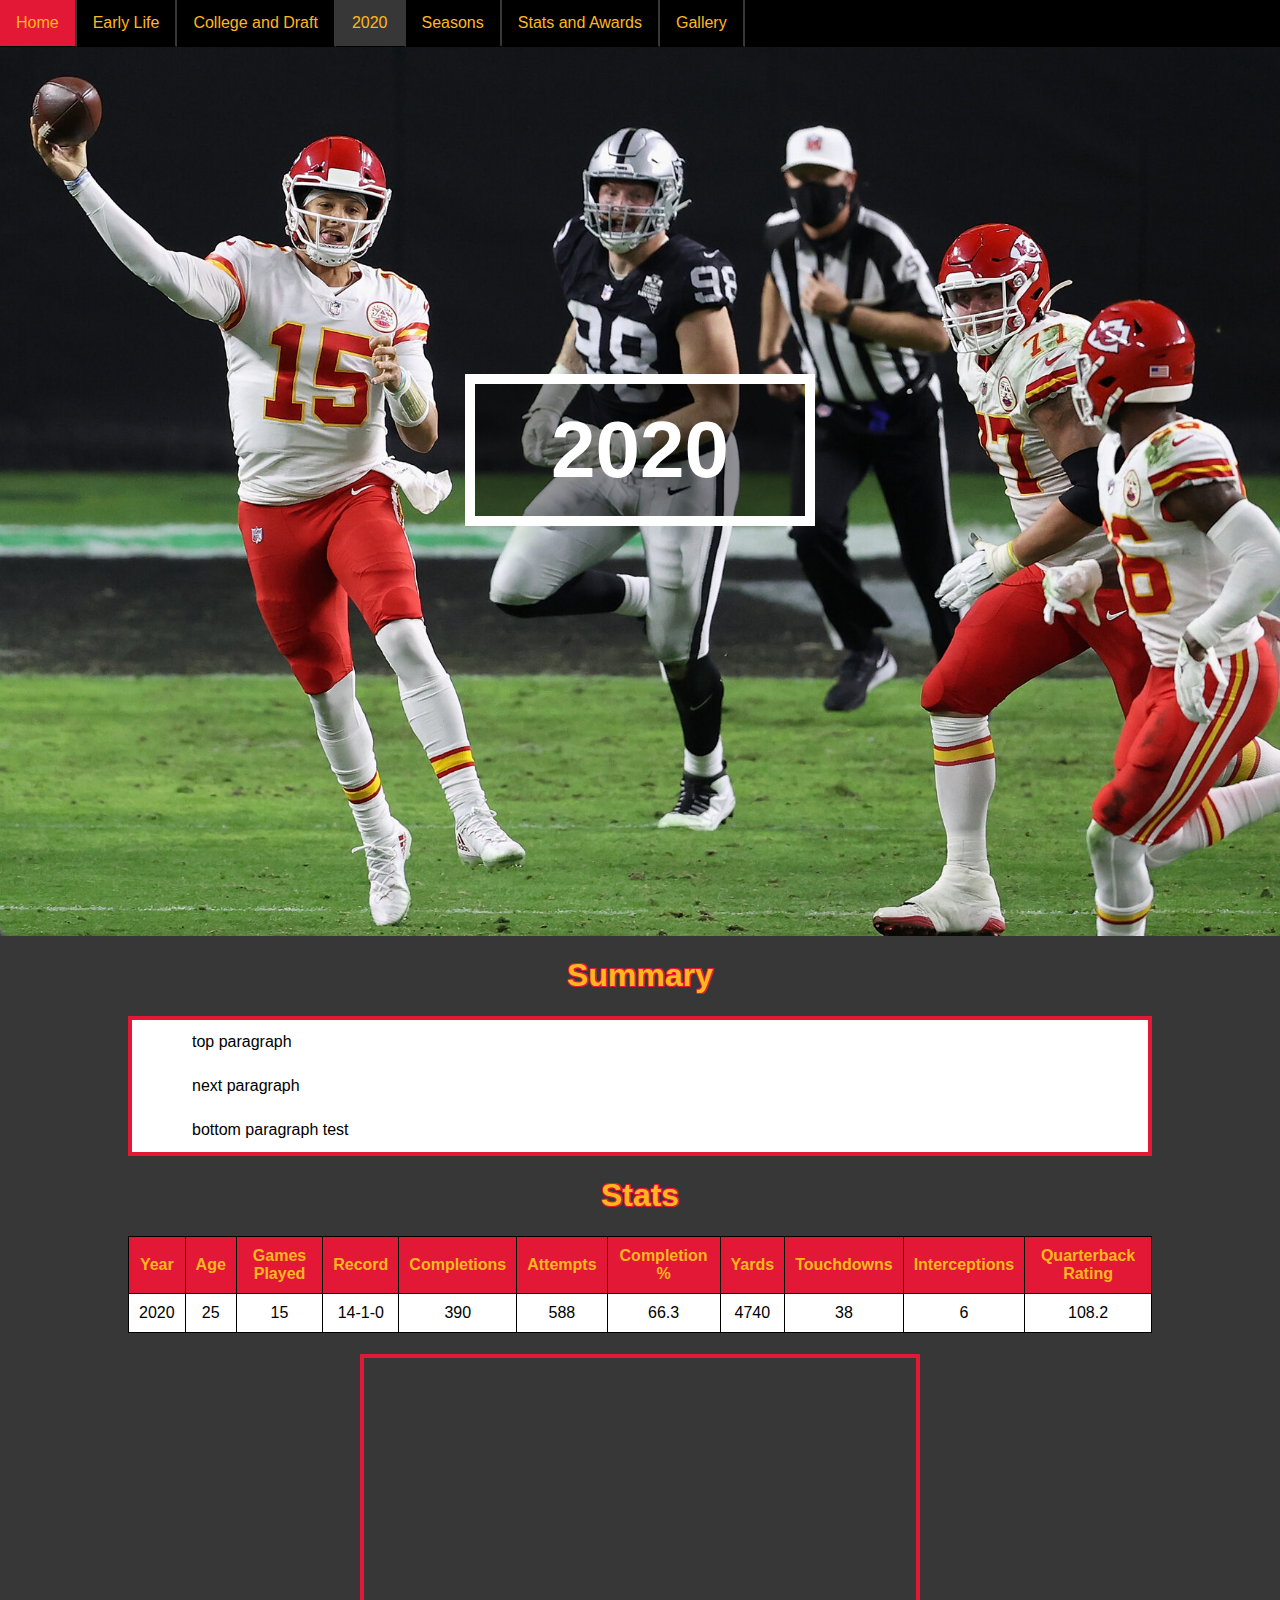
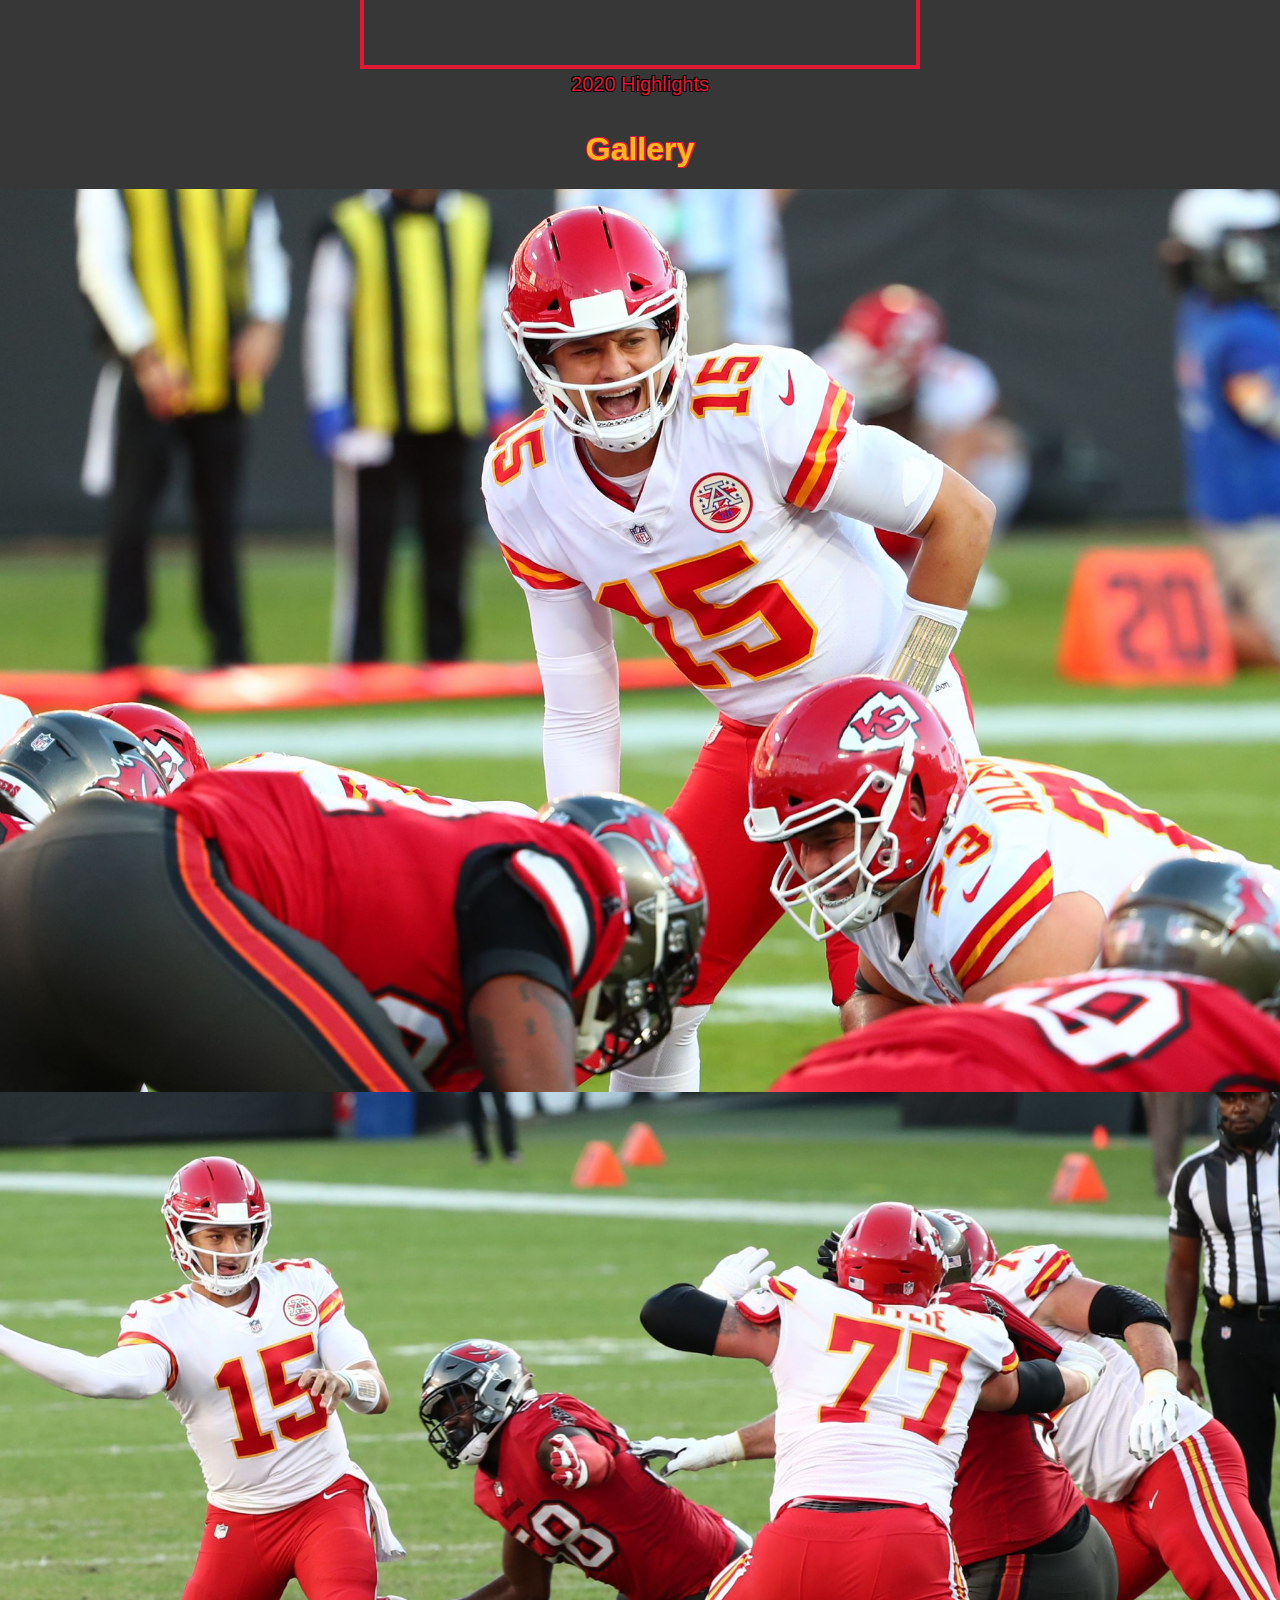
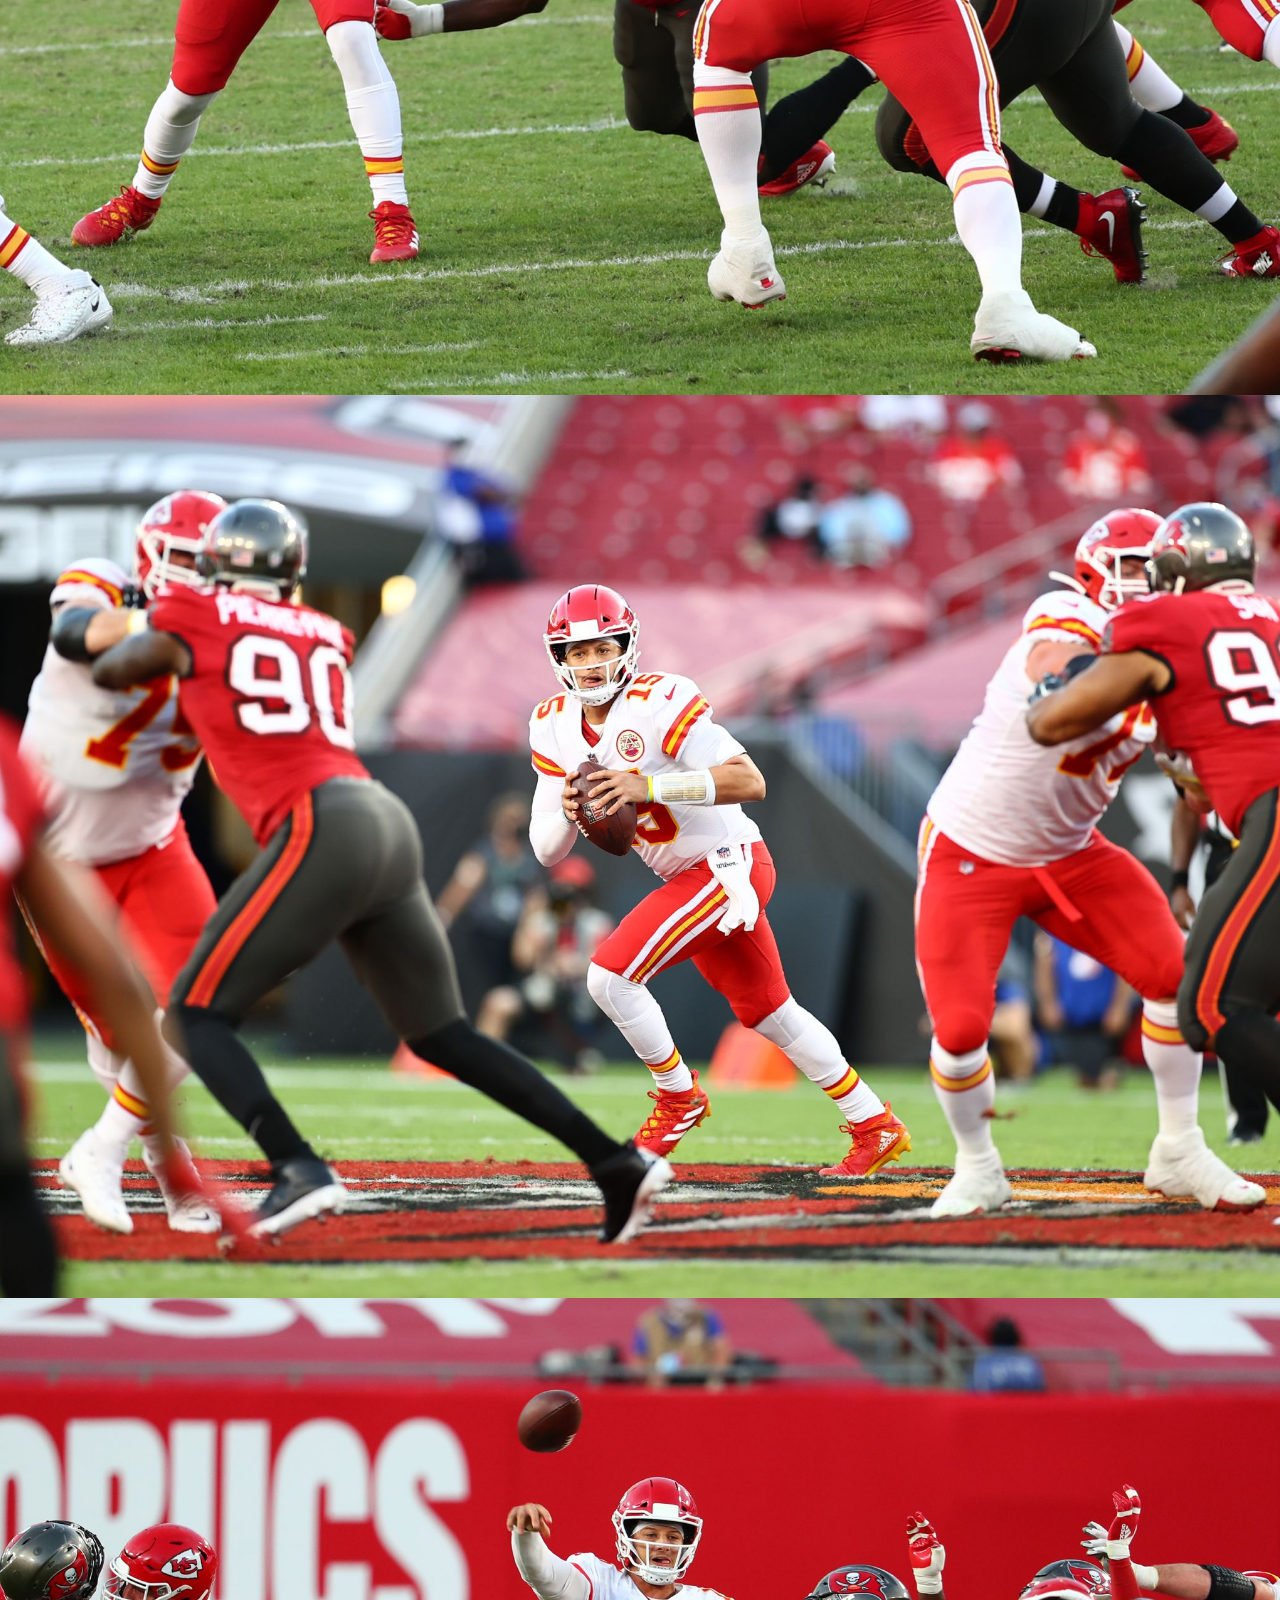
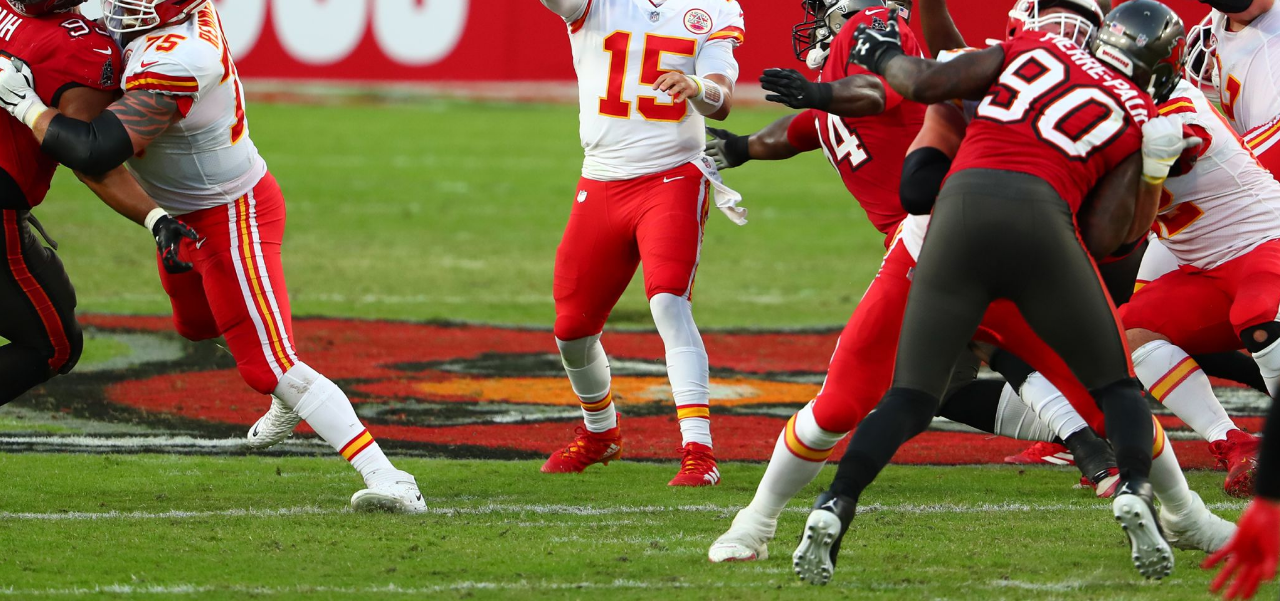
<file: 2020.html>
<!DOCTYPE html>
<html lang="en">
  <head>
    <meta charset="UTF-8" />
    <meta name="viewport" content="width=device-width, initial-scale=1.0" />
    <title>Patrick Mahomes</title>
    <link rel="stylesheet" href="styles.css" />
  </head>
</html>
<!--Body-->
<body>
  <br />
  <br />
  <div class="bg-text" id="_2020_text">2020</div>
  <div class="_2020-main" id="home"></div>
  <!--Navigation Bar-->
  <ul class="nav_bar1">
    <li><a class="nav_bar" href="./index.html">Home</a></li>
    <li><a class="nav_bar" href="./early_life.html">Early Life</a></li>
    <li>
      <a class="nav_bar" href="./college_draft.html">College and Draft</a>
      <li><a class="nav_bar" href="javascript:void(0)" id="active">2020</a></li>
    </li>
    <li class="dropdown">
      <a href="./seasons.html" class="dropbtn">Seasons</a>
      <div class="dropdown-content">
        <a href="./rookie_year.html">Rookie Year</a>
        <a href="./2018.html">2018</a>
        <a href="./2019.html">2019</a>
        <!--<a id="active">2020</a>-->
        <a href="./2021.html">2021</a>
      </div>
    </li>
    <!--<li>
      <a class="nav_bar" href="./rookie_year.html">Rookie Year</a>
    </li>
    <li><a class="nav_bar" href="./2018.html">2018 - MVP</a></li>
    <li><a class="nav_bar" href="./2020.html">2020</a></li>-->
    <li><a class="nav_bar" href="./stats_awards.html">Stats and Awards</a></li>
    <li><a class="nav_bar" href="./gallery.html">Gallery</a></li>
  </ul>
  <!--Body Text-->
  <div class="2020-body">
    <h1 class="body_heading">Summary</h1>
    <p class="top_paragraph" id="indent">top paragraph</p>
    <p id="indent">next paragraph</p>
    <p class="bottom_paragraph" id="indent">bottom paragraph test</p>
    <h1 class="body_heading">Stats</h1>
    <div style="overflow-x: auto">
      <table class="stats_table">
        <tr>
          <th>Year</th>
          <th>Age</th>
          <th>Games Played</th>
          <th>Record</th>
          <th>Completions</th>
          <th>Attempts</th>
          <th>Completion %</th>
          <th>Yards</th>
          <th>Touchdowns</th>
          <th>Interceptions</th>
          <th>Quarterback Rating</th>
        </tr>
        <tr>
          <td>2020</td>
          <td>25</td>
          <td>15</td>
          <td>14-1-0</td>
          <td>390</td>
          <td>588</td>
          <td>66.3</td>
          <td>4740</td>
          <td>38</td>
          <td>6</td>
          <td>108.2</td>
        </tr>
      </table>
    </div>
    <h1 class="body_heading"></h1>
    <iframe
      width="560"
      height="315"
      src="https://www.youtube.com/embed/JGaNjFxiNdo"
      frameborder="0"
      allow="accelerometer; autoplay; encrypted-media; gyroscope; picture-in-picture"
      allowfullscreen
    ></iframe>
    <p class="video_title">2020 Highlights</p>
  </div>
  <h1 class="body_heading">Gallery</h1>
  <div class="_2020-gallery-1"></div>
  <div class="_2020-gallery-2"></div>
  <div class="_2020-gallery-3"></div>
  <div class="_2020-gallery-4"></div>
</body>
</file>
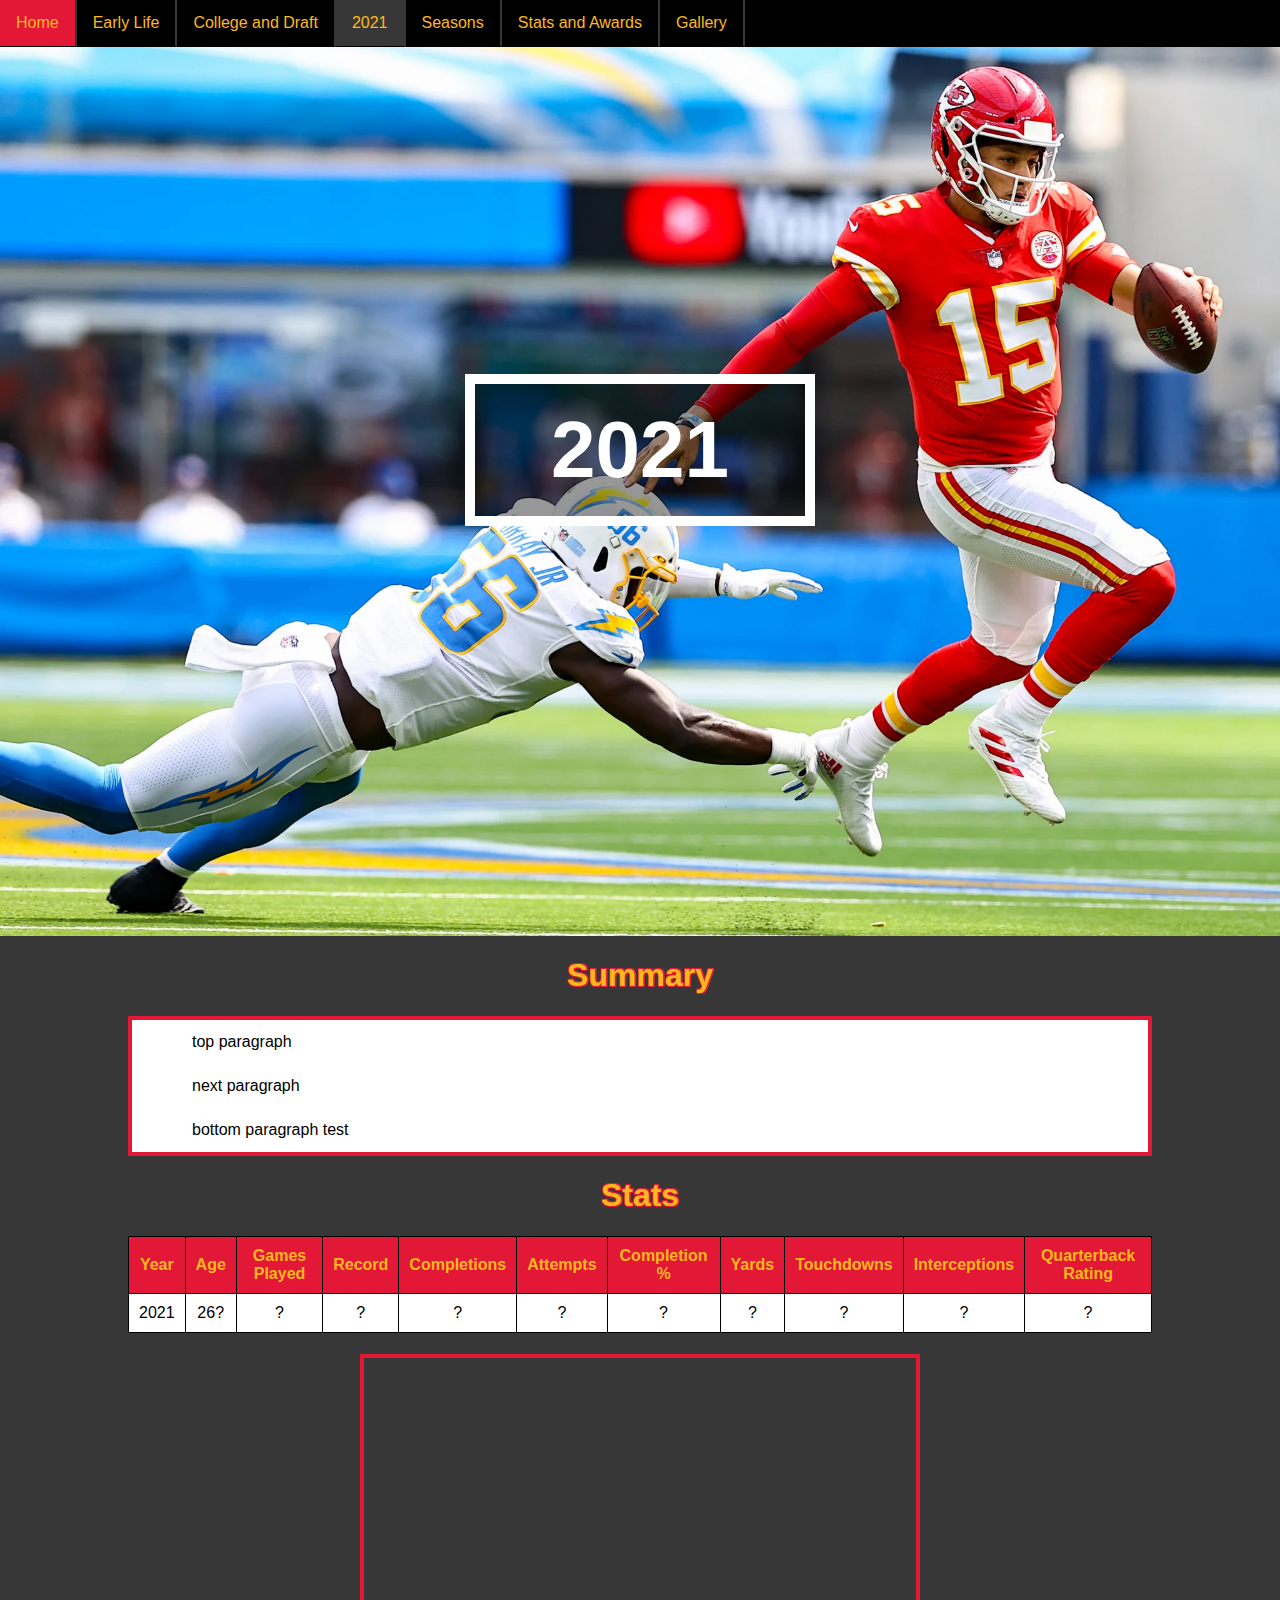
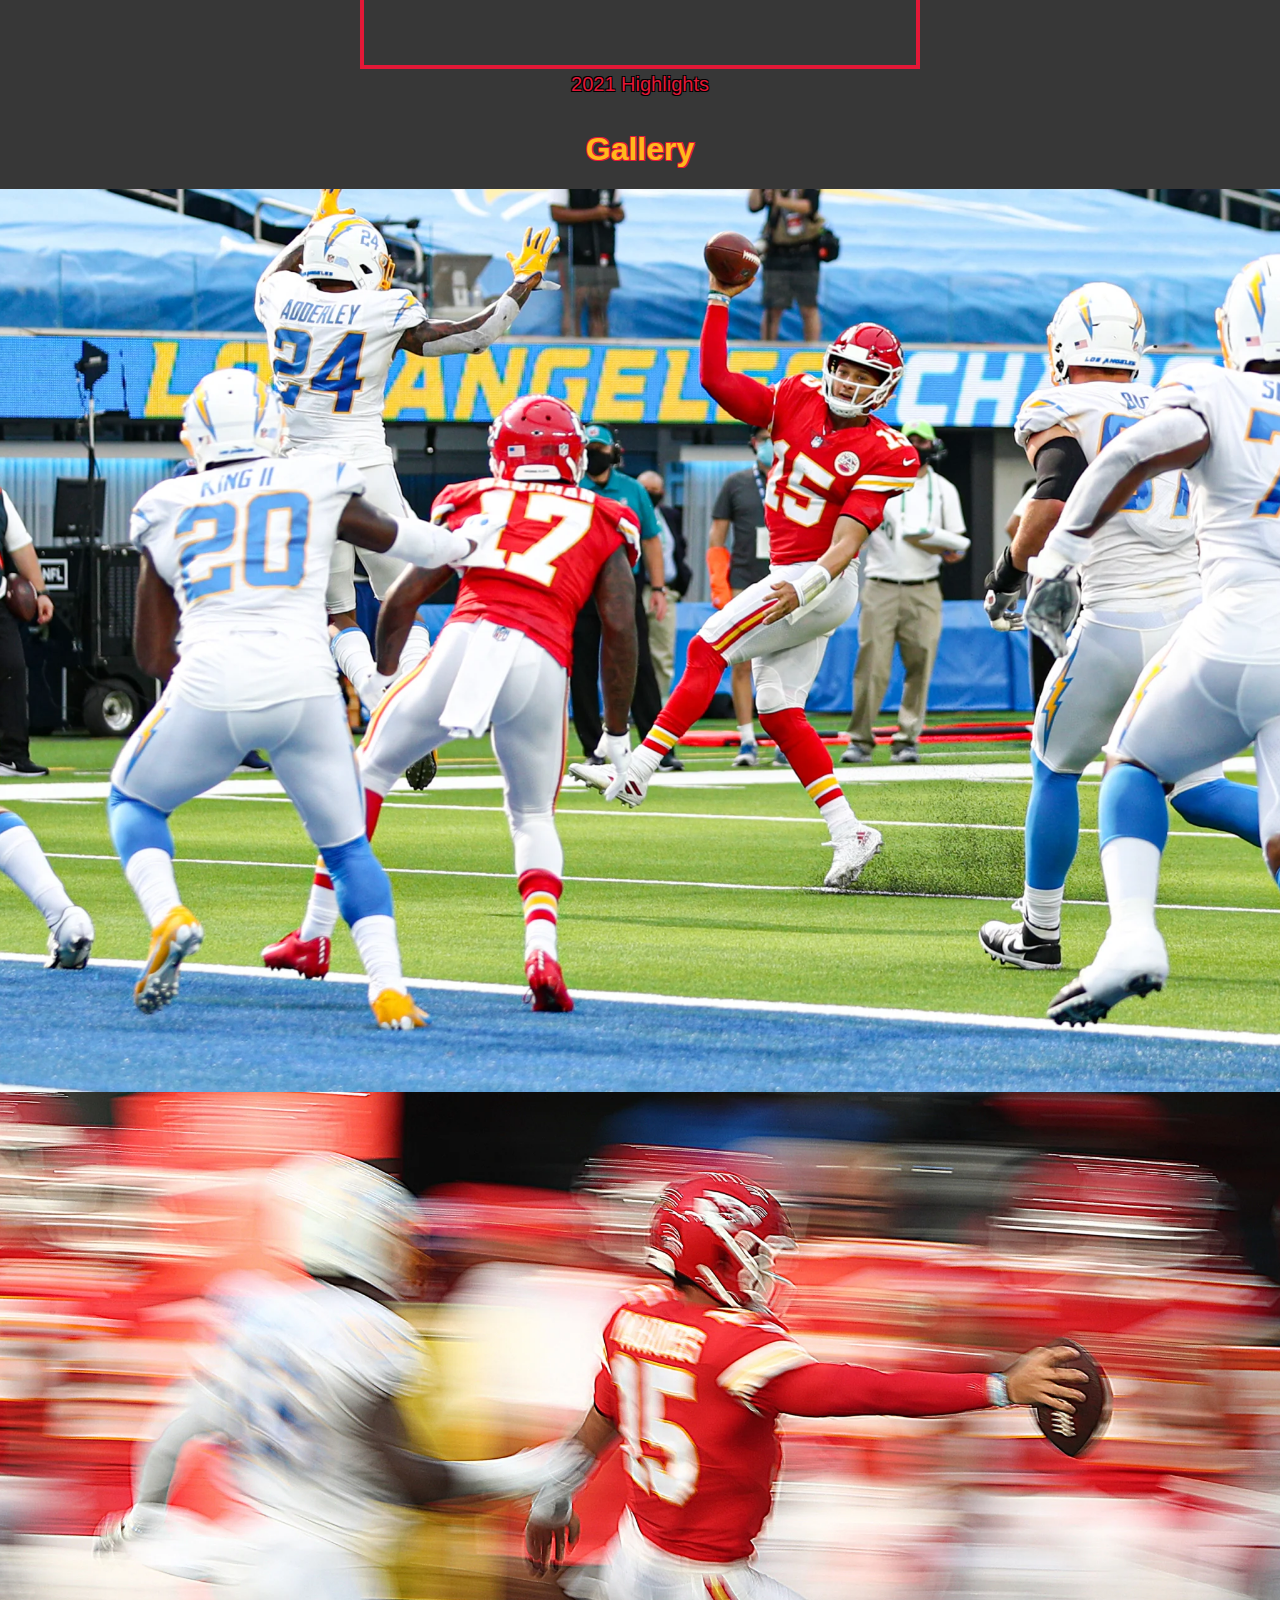
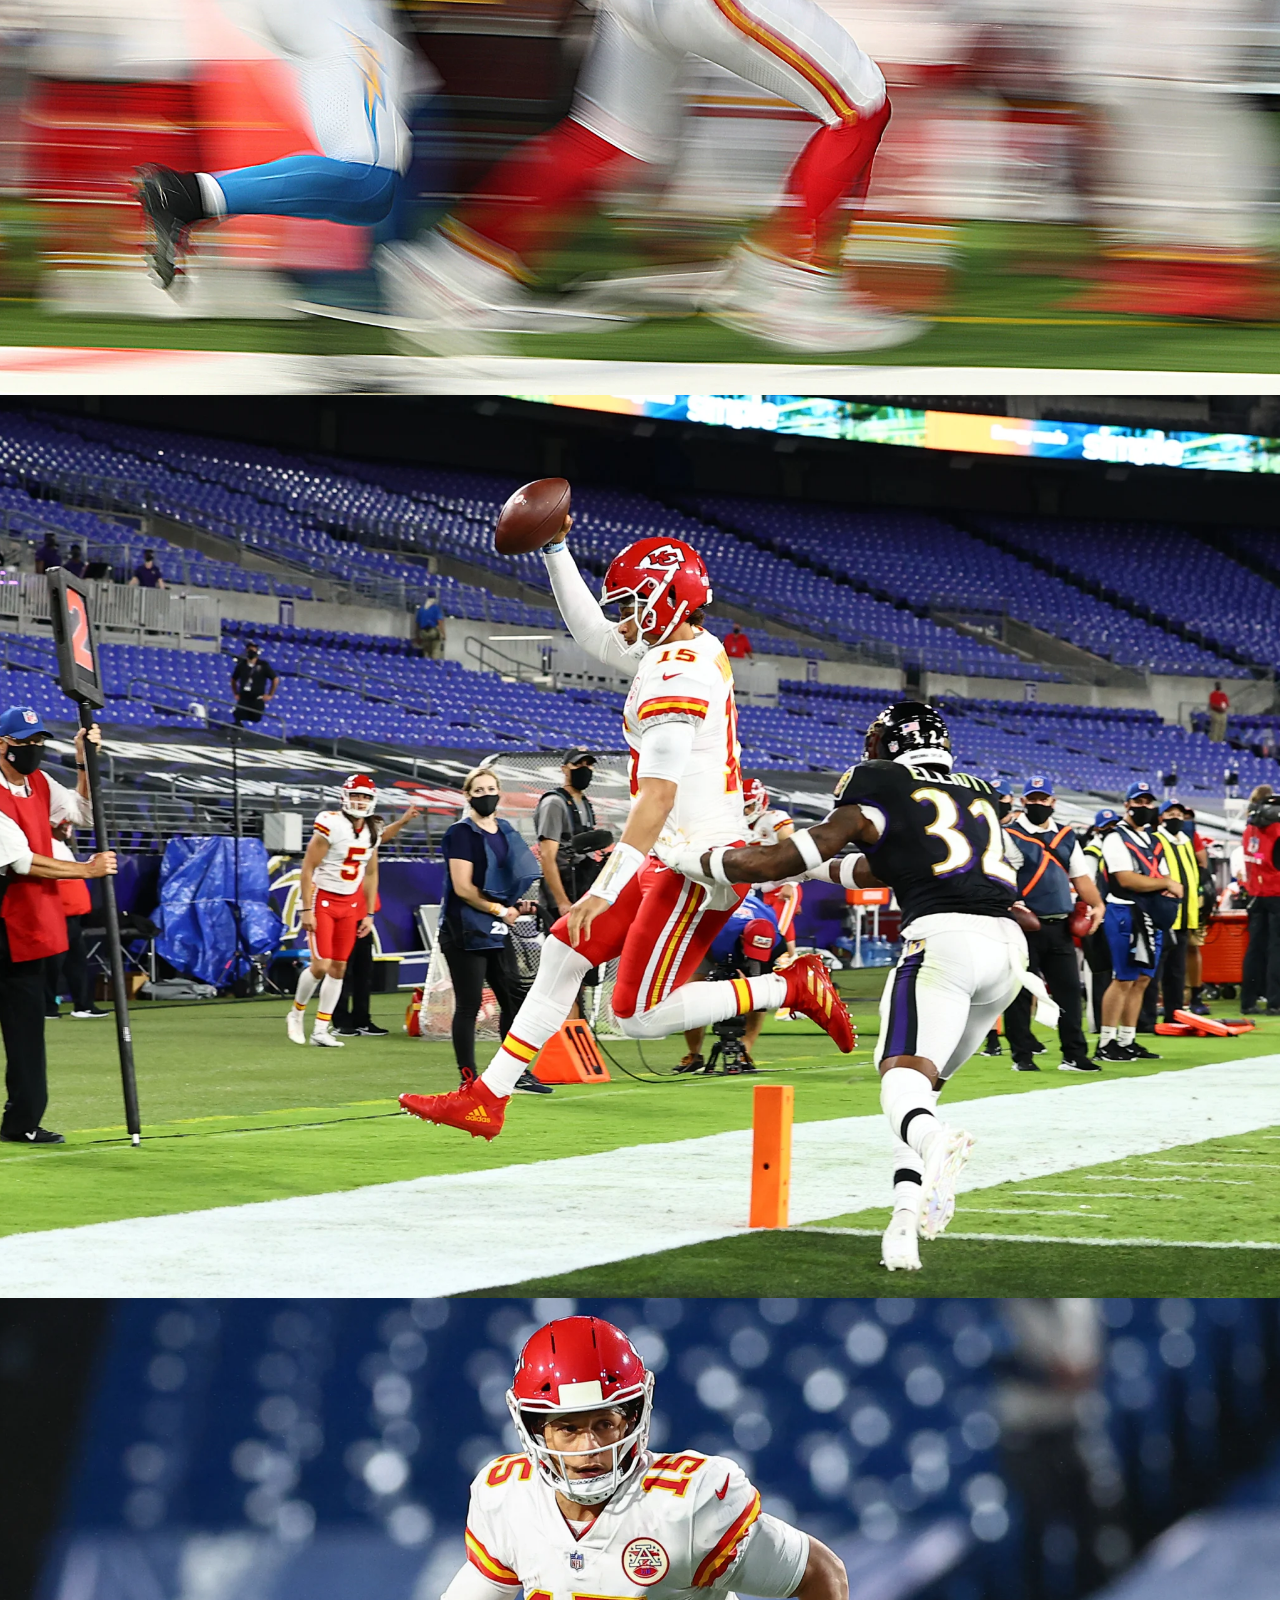
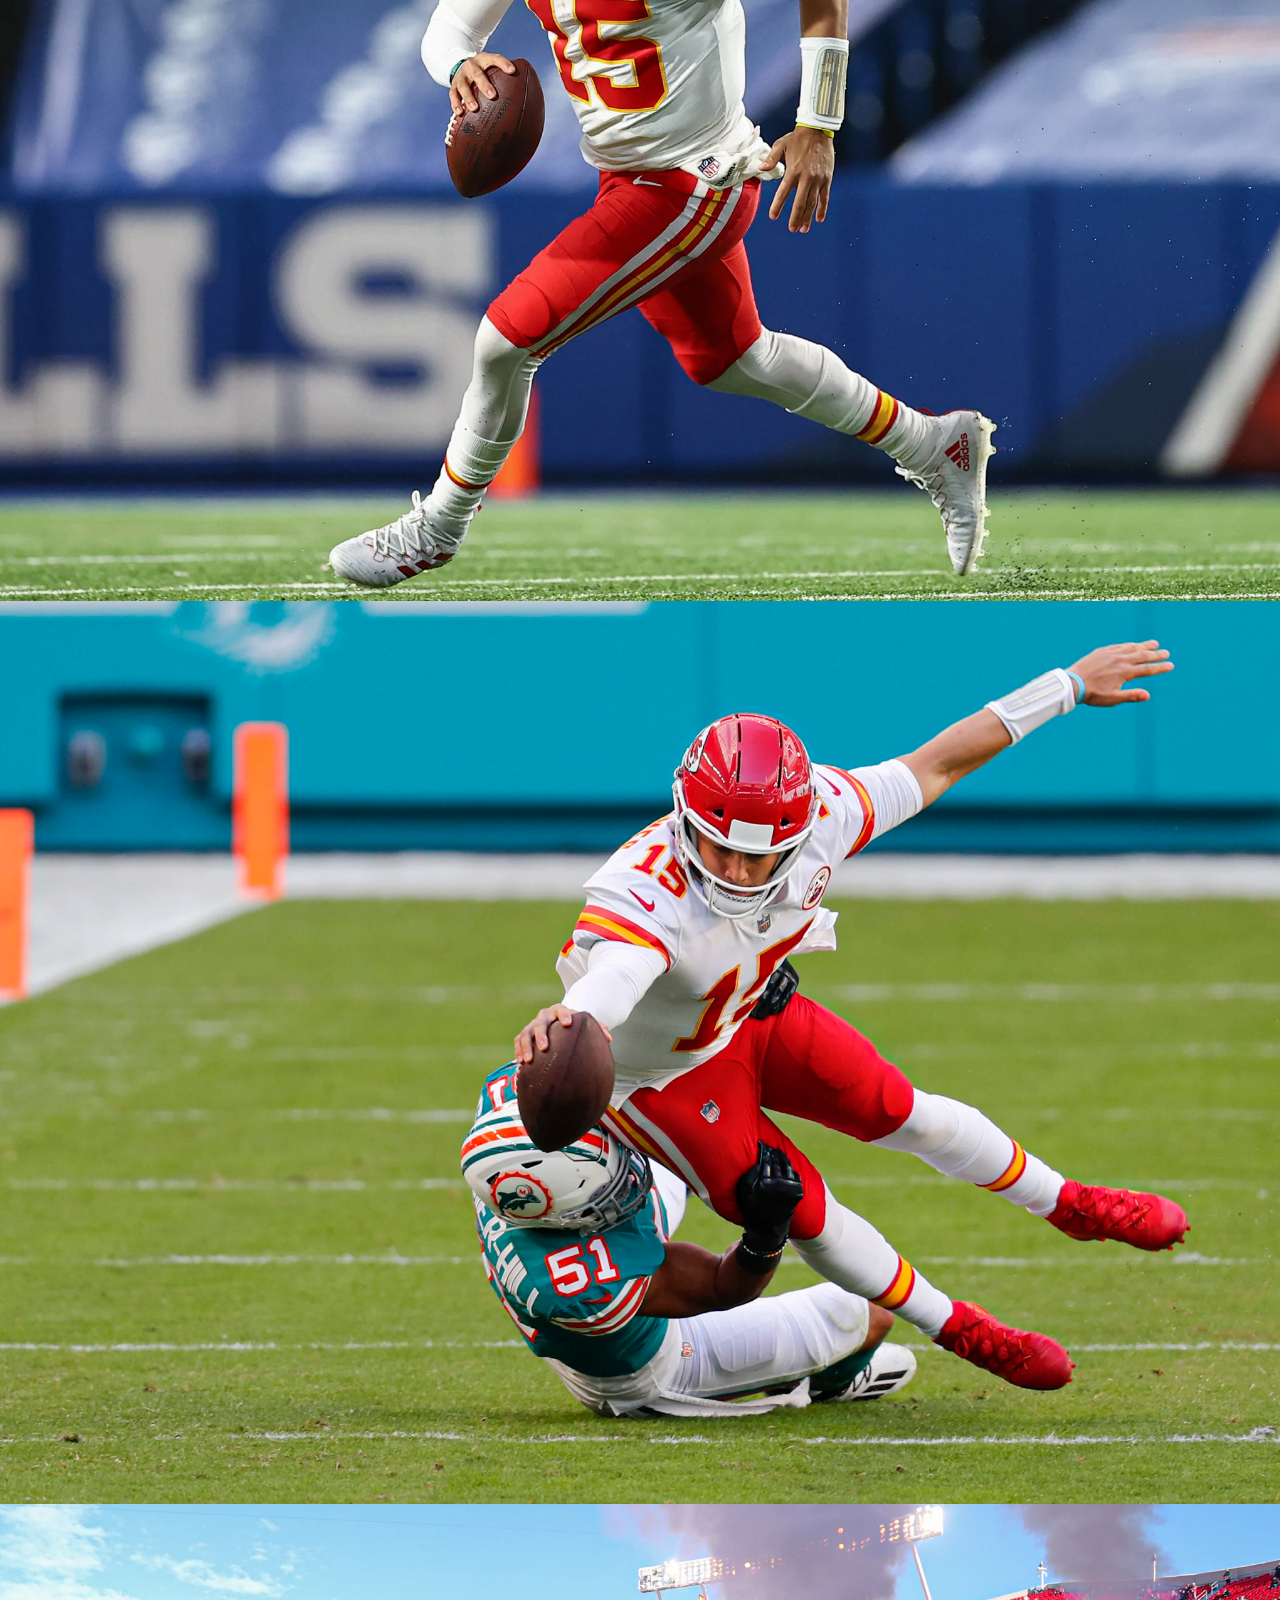
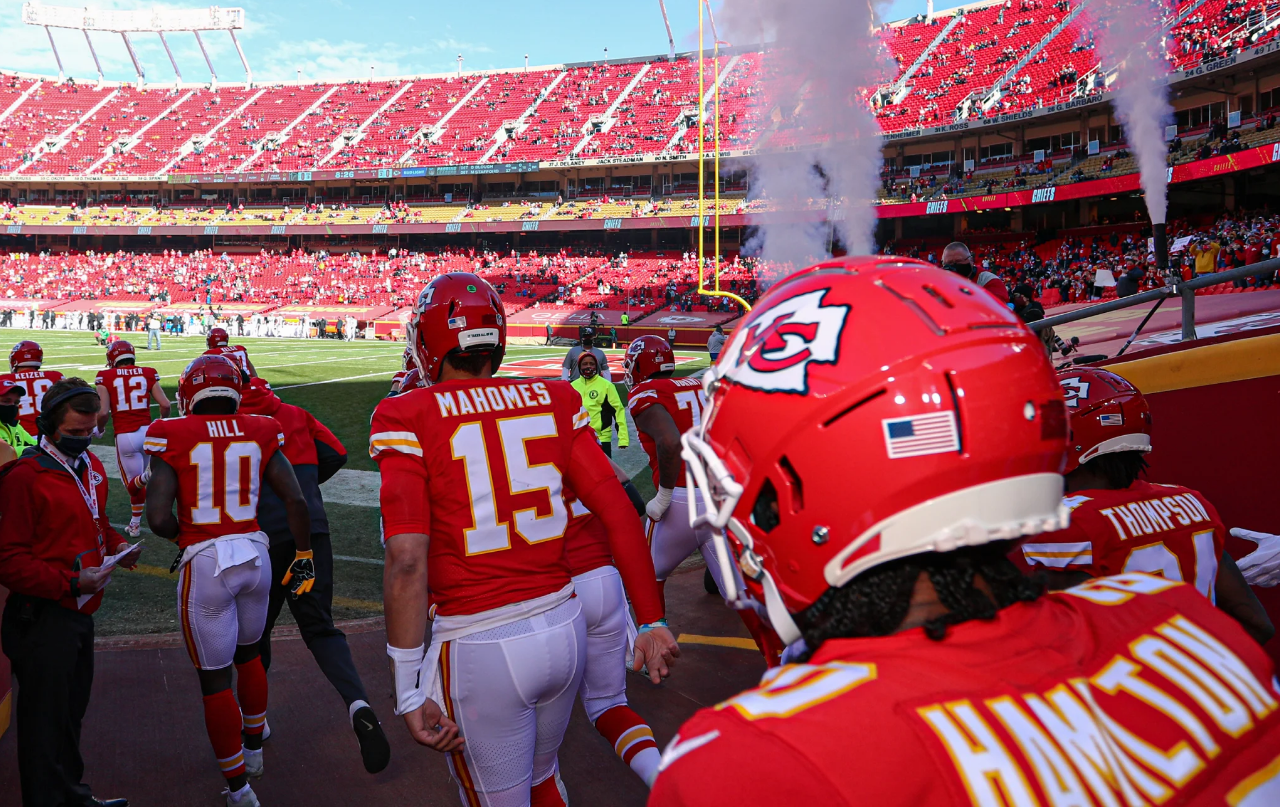
<file: 2021.html>
<!DOCTYPE html>
<html lang="en">
  <head>
    <meta charset="UTF-8" />
    <meta name="viewport" content="width=device-width, initial-scale=1.0" />
    <title>Patrick Mahomes</title>
    <link rel="stylesheet" href="styles.css" />
  </head>
</html>
<!--Body-->
<body>
  <br />
  <br />
  <div class="bg-text" id="_2021_text">2021</div>
  <div class="_2021-main" id="home"></div>
  <!--Navigation Bar-->
  <ul class="nav_bar1">
    <li><a class="nav_bar" href="./index.html">Home</a></li>
    <li><a class="nav_bar" href="./early_life.html">Early Life</a></li>
    <li>
      <a class="nav_bar" href="./college_draft.html">College and Draft</a>
      <li><a class="nav_bar" href="javascript:void(0)" id="active">2021</a></li>
    </li>
    <li class="dropdown">
      <a href="./seasons.html" class="dropbtn">Seasons</a>
      <div class="dropdown-content">
        <a href="./rookie_year.html">Rookie Year</a>
        <a href="./2018.html">2018</a>
        <a href="./2019.html">2019</a>
        <a href="./2020.html">2020</a>
        <!--<a id="active">2020</a>-->
      </div>
    </li>
    <!--<li>
      <a class="nav_bar" href="./rookie_year.html">Rookie Year</a>
    </li>
    <li><a class="nav_bar" href="./2018.html">2018 - MVP</a></li>
    <li><a class="nav_bar" href="./2020.html">2020</a></li>-->
    <li><a class="nav_bar" href="./stats_awards.html">Stats and Awards</a></li>
    <li><a class="nav_bar" href="./gallery.html">Gallery</a></li>
  </ul>
  <!--Body Text-->
  <div class="2021-body">
    <h1 class="body_heading">Summary</h1>
    <p class="top_paragraph" id="indent">top paragraph</p>
    <p id="indent">next paragraph</p>
    <p class="bottom_paragraph" id="indent">bottom paragraph test</p>
    <h1 class="body_heading">Stats</h1>
    <div style="overflow-x: auto">
      <table class="stats_table">
        <tr>
          <th>Year</th>
          <th>Age</th>
          <th>Games Played</th>
          <th>Record</th>
          <th>Completions</th>
          <th>Attempts</th>
          <th>Completion %</th>
          <th>Yards</th>
          <th>Touchdowns</th>
          <th>Interceptions</th>
          <th>Quarterback Rating</th>
        </tr>
        <tr>
          <td>2021</td>
          <td>26?</td>
          <td>?</td>
          <td>?</td>
          <td>?</td>
          <td>?</td>
          <td>?</td>
          <td>?</td>
          <td>?</td>
          <td>?</td>
          <td>?</td>
        </tr>
      </table>
    </div>
    <h1 class="body_heading"></h1>
    <iframe
      width="560"
      height="315"
      src="https://www.youtube.com/embed/JGaNjFxiNdo"
      frameborder="0"
      allow="accelerometer; autoplay; encrypted-media; gyroscope; picture-in-picture"
      allowfullscreen
    ></iframe>
    <p class="video_title">2021 Highlights</p>
  </div>
  <h1 class="body_heading">Gallery</h1>
  <div class="_2021-gallery-1"></div>
  <div class="_2021-gallery-2"></div>
  <div class="_2021-gallery-3"></div>
  <div class="_2021-gallery-4"></div>
  <div class="_2021-gallery-5"></div>
  <div class="_2021-gallery-6"></div>
</body>
</file>
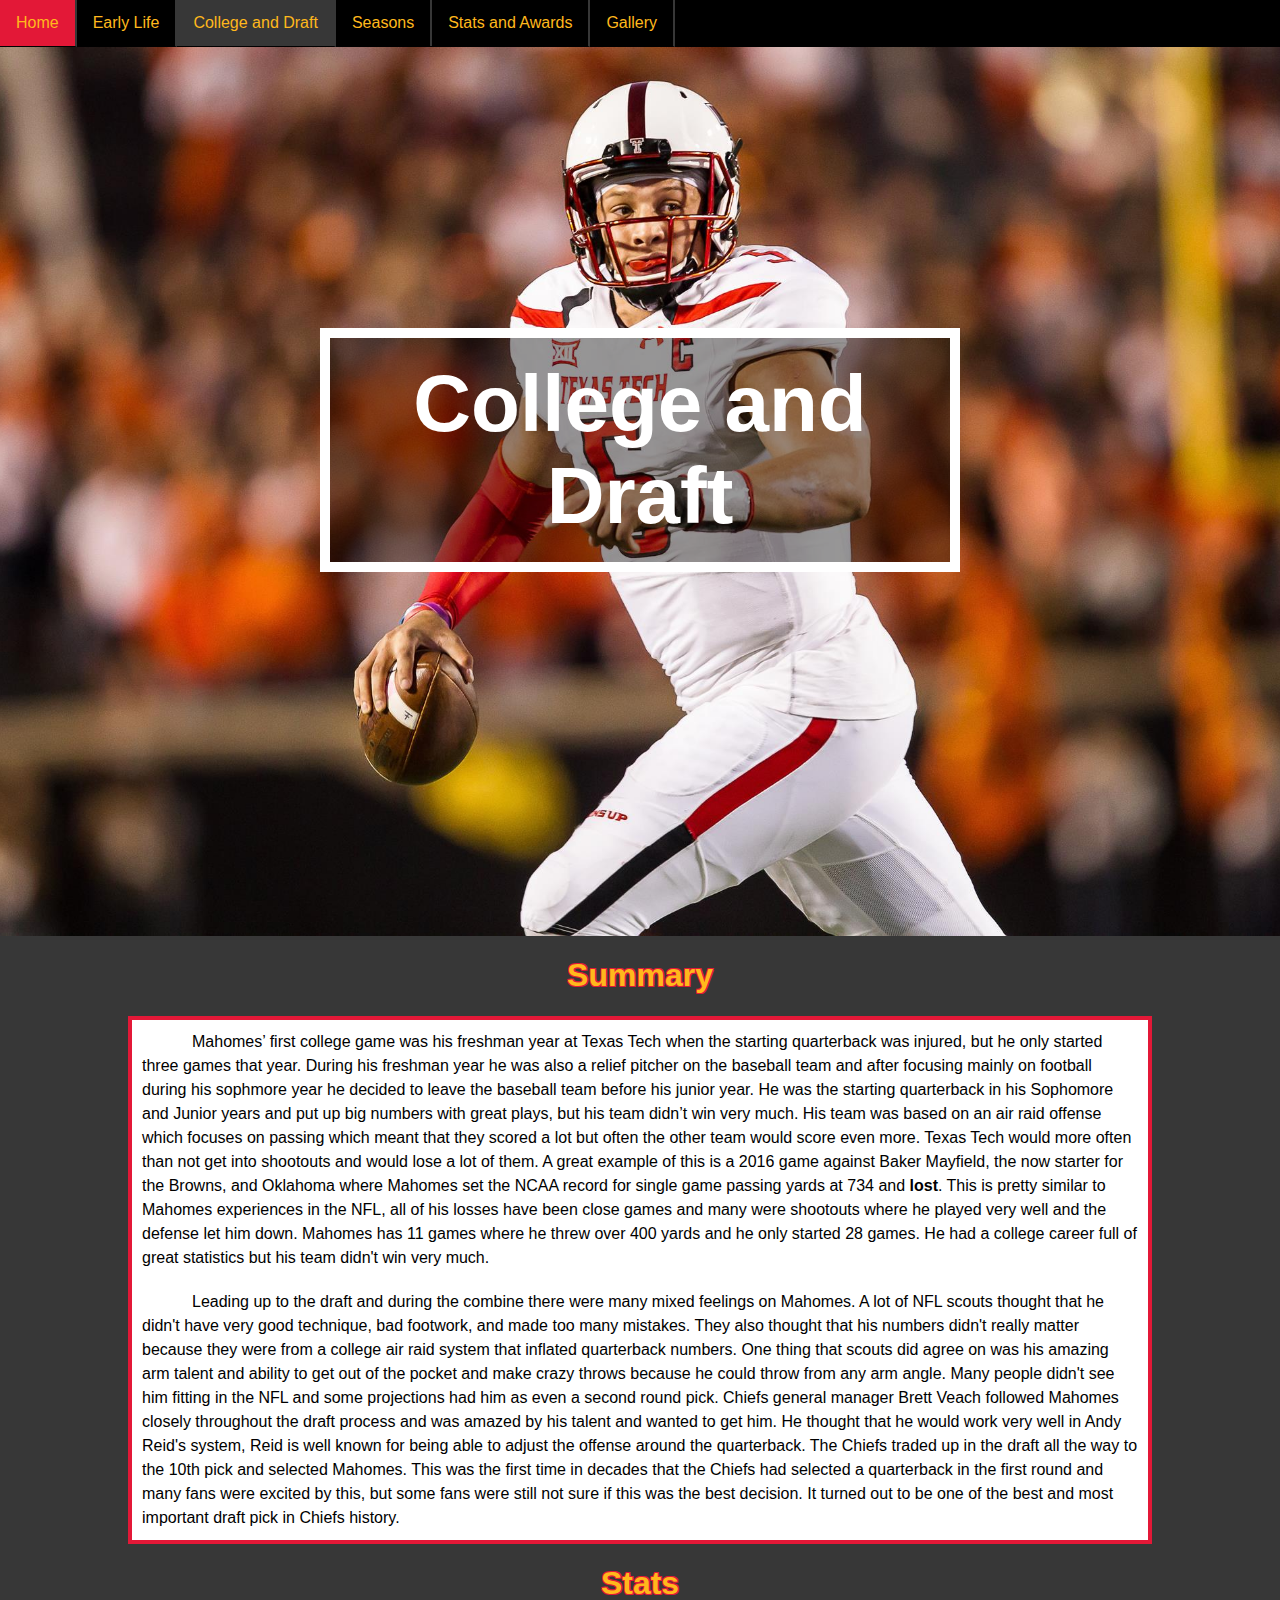
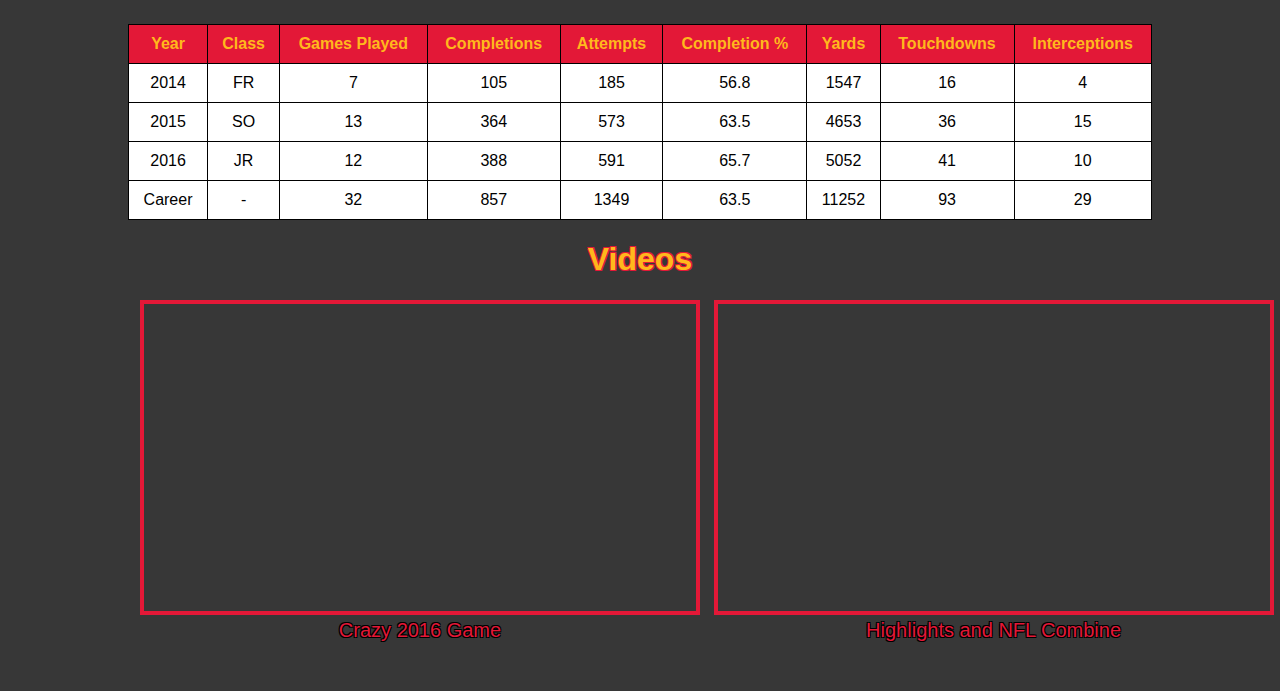
<file: college_draft.html>
<!DOCTYPE html>
<html lang="en">
  <head>
    <meta charset="UTF-8" />
    <meta name="viewport" content="width=device-width, initial-scale=1.0" />
    <title>Patrick Mahomes</title>
    <link rel="stylesheet" href="styles.css" />
  </head>
</html>
<!--Body-->
<body>
  <br />
  <br />
  <div class="bg-text" id="college_text">College and Draft</div>
  <div class="college_draft-image" id="home"></div>
  <!--Navigation Bar-->
  <ul class="nav_bar1">
    <li><a class="nav_bar" href="./index.html">Home</a></li>
    <li><a class="nav_bar" href="./early_life.html">Early Life</a></li>
    <li><a class="nav_bar" href="javascript:void(0)" id="active">College and Draft</a></li>
    <li class="dropdown">
      <a href="./seasons.html" class="dropbtn">Seasons</a>
      <div class="dropdown-content">
        <a href="./rookie_year.html">Rookie Year</a>
        <a href="./2018.html">2018</a>
        <a href="./2019.html">2019</a>
        <a href="./2020.html">2020</a>
        <a href="./2021.html">2021</a>
      </div>
    </li>
    <!--<li>
      <a class="nav_bar" href="./rookie_year.html">Rookie Year</a>
    </li>
    <li><a class="nav_bar" href="./2018.html">2018 - MVP</a></li>
    <li><a class="nav_bar" href="./2020.html">2020</a></li>-->
    <li><a class="nav_bar" href="./stats_awards.html">Stats and Awards</a></li>
    <li><a class="nav_bar" href="./gallery.html">Gallery</a></li>
  </ul>
  <!--Body Text-->
  <h1 class="body_heading">Summary</h1>
  <div class="college-body">
    <p class="top_paragraph" id="indent">
      Mahomes’ first college game was his freshman year at Texas Tech when the
      starting quarterback was injured, but he only started three games that
      year. During his freshman year he was also a relief pitcher on the
      baseball team and after focusing mainly on football during his sophmore
      year he decided to leave the baseball team before his junior year. He was
      the starting quarterback in his Sophomore and Junior years and put up big
      numbers with great plays, but his team didn’t win very much. His team was
      based on an air raid offense which focuses on passing which meant that
      they scored a lot but often the other team would score even more. Texas
      Tech would more often than not get into shootouts and would lose a lot of
      them. A great example of this is a 2016 game against Baker Mayfield, the
      now starter for the Browns, and Oklahoma where Mahomes set the NCAA record
      for single game passing yards at 734 and <b>lost</b>. This is pretty
      similar to Mahomes experiences in the NFL, all of his losses have been
      close games and many were shootouts where he played very well and the
      defense let him down. Mahomes has 11 games where he threw over 400 yards
      and he only started 28 games. He had a college career full of great
      statistics but his team didn't win very much.
    </p>
    <p class="bottom_paragraph" id="indent">
      Leading up to the draft and during the combine there were many mixed
      feelings on Mahomes. A lot of NFL scouts thought that he didn't have very
      good technique, bad footwork, and made too many mistakes. They also
      thought that his numbers didn't really matter because they were from a
      college air raid system that inflated quarterback numbers. One thing that
      scouts did agree on was his amazing arm talent and ability to get out of
      the pocket and make crazy throws because he could throw from any arm
      angle. Many people didn't see him fitting in the NFL and some projections
      had him as even a second round pick. Chiefs general manager Brett Veach
      followed Mahomes closely throughout the draft process and was amazed by
      his talent and wanted to get him. He thought that he would work very well
      in Andy Reid's system, Reid is well known for being able to adjust the
      offense around the quarterback. The Chiefs traded up in the draft all the
      way to the 10th pick and selected Mahomes. This was the first time in
      decades that the Chiefs had selected a quarterback in the first round and
      many fans were excited by this, but some fans were still not sure if this
      was the best decision. It turned out to be one of the best and most
      important draft pick in Chiefs history.
    </p>
  </div>
  <h1 class="body_heading">Stats</h1>
  <div style="overflow-x: auto">
    <table class="stats_table">
      <tr>
        <th>Year</th>
        <th>Class</th>
        <th>Games Played</th>
        <th>Completions</th>
        <th>Attempts</th>
        <th>Completion %</th>
        <th>Yards</th>
        <th>Touchdowns</th>
        <th>Interceptions</th>
      </tr>
      <tr>
        <td>2014</td>
        <td>FR</td>
        <td>7</td>
        <td>105</td>
        <td>185</td>
        <td>56.8</td>
        <td>1547</td>
        <td>16</td>
        <td>4</td>
      </tr>
      <tr>
        <td>2015</td>
        <td>SO</td>
        <td>13</td>
        <td>364</td>
        <td>573</td>
        <td>63.5</td>
        <td>4653</td>
        <td>36</td>
        <td>15</td>
      </tr>
      <tr>
        <td>2016</td>
        <td>JR</td>
        <td>12</td>
        <td>388</td>
        <td>591</td>
        <td>65.7</td>
        <td>5052</td>
        <td>41</td>
        <td>10</td>
      </tr>
      <tr>
        <td>Career</td>
        <td>-</td>
        <td>32</td>
        <td>857</td>
        <td>1349</td>
        <td>63.5</td>
        <td>11252</td>
        <td>93</td>
        <td>29</td>
      </tr>
    </table>
  </div>
  <h1 class="body_heading">Videos</h1>
  <div style="float: left; padding-right: 12%">
    <iframe
      width="560"
      height="315"
      src="https://www.youtube.com/embed/F_ldJZUca5w"
      frameborder="0"
      allow="accelerometer; autoplay; encrypted-media; gyroscope; picture-in-picture"
      allowfullscreen
      id="left_video"
    ></iframe>
    <p class="video_title" id="double_video1">Crazy 2016 Game</p>
  </div>
  <div style="float: left">
    <iframe
      width="560"
      height="315"
      src="https://www.youtube.com/embed/aXUhM6dk5Fc"
      frameborder="0"
      allow="accelerometer; autoplay; encrypted-media; gyroscope; picture-in-picture"
      allowfullscreen
      id="right"
    ></iframe>
    <p class="video_title" id="double_video2">Highlights and NFL Combine</p>
  </div>
  <div style="clear: both"></div>
  <br />
  <br />
</body>
</file>
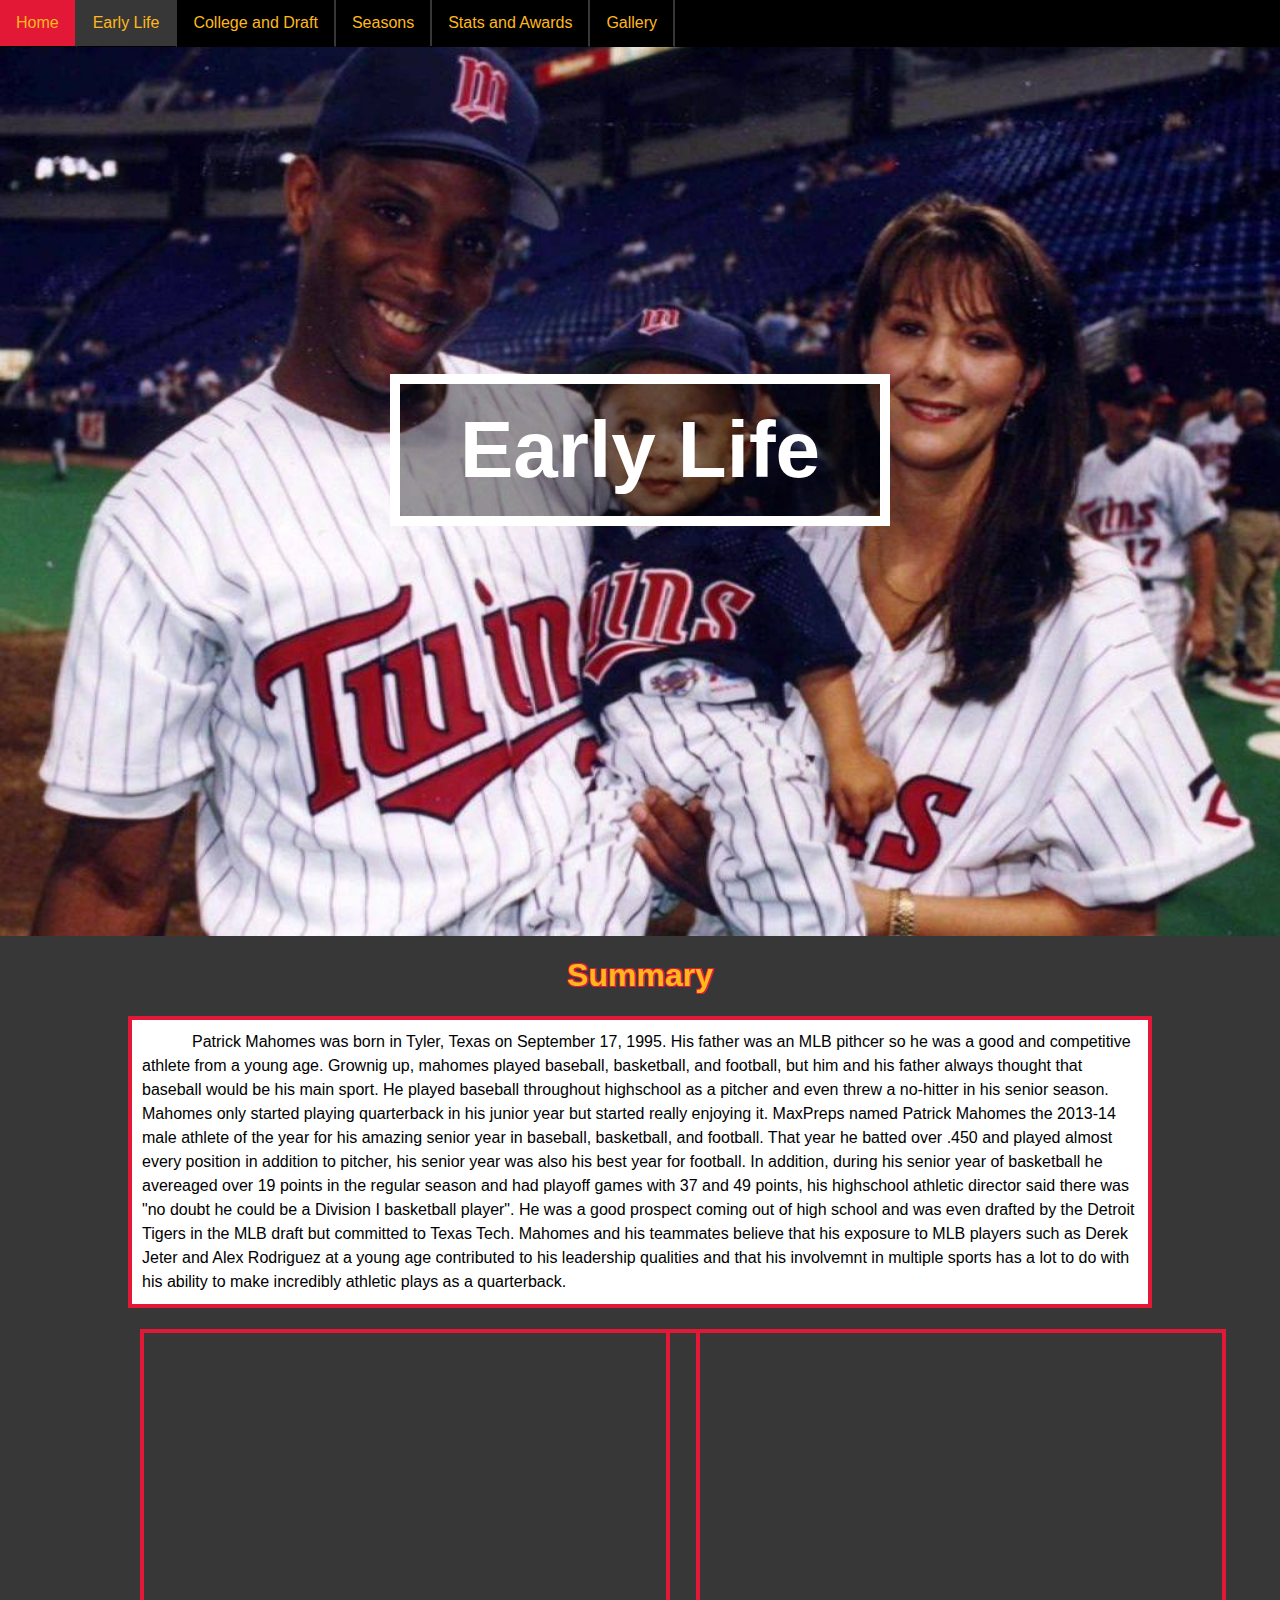
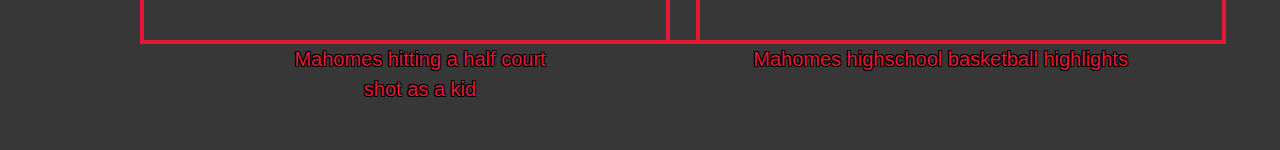
<file: early_life.html>
<!DOCTYPE html>
<html lang="en">
  <head>
    <meta charset="UTF-8" />
    <meta name="viewport" content="width=device-width, initial-scale=1.0" />
    <title>Patrick Mahomes</title>
    <link rel="stylesheet" href="styles.css" />
  </head>
</html>
<!--Body-->
<body>
  <br />
  <br />
  <div class="bg-text" id="early_life_text">Early Life</div>
  <div class="early_life-image" id="home"></div>
  <!--Navigation Bar-->
  <ul class="nav_bar1">
    <li><a class="nav_bar" href="./index.html">Home</a></li>
    <li><a class="nav_bar" href="javascript:void(0)" id="active">Early Life</a></li>
    <li><a class="nav_bar" href="./college_draft.html">College and Draft</a></li>
    <li class="dropdown">
      <a href="./seasons.html" class="dropbtn">Seasons</a>
      <div class="dropdown-content">
        <a href="./rookie_year.html">Rookie Year</a>
        <a href="./2018.html">2018</a>
        <a href="./2019.html">2019</a>
        <a href="./2020.html">2020</a>
        <a href="./2021.html">2021</a>
      </div>
    </li>
    <!--<li>
      <a class="nav_bar" href="./rookie_year.html">Rookie Year</a>
    </li>
    <li><a class="nav_bar" href="./2018.html">2018 - MVP</a></li>
    <li><a class="nav_bar" href="./2020.html">2020</a></li>-->
    <li><a class="nav_bar" href="./stats_awards.html">Stats and Awards</a></li>
    <li><a class="nav_bar" href="./gallery.html">Gallery</a></li>
  </ul>
  <!--Body Text-->
  <h1 class="body_heading">Summary</h1>
  <div class="early_life-body">
    <p class="single_paragraph" id="indent">
      Patrick Mahomes was born in Tyler, Texas on September 17, 1995. His father
      was an MLB pithcer so he was a good and competitive athlete from a young age.
      Grownig up, mahomes played baseball, basketball, and football, but him and his
      father always thought that baseball would be his main sport. He played baseball
      throughout highschool as a pitcher and even threw a no-hitter in his senior
      season. Mahomes only started playing quarterback in his junior year but started really
      enjoying it. MaxPreps named Patrick Mahomes the 2013-14 male athlete of the year for
      his amazing senior year in baseball, basketball, and football. That year he batted over
      .450 and played almost every position in addition to pitcher, his senior year was also his
      best year for football. In addition, during his senior year of basketball he avereaged over 19
      points in the regular season and had playoff games with 37 and 49 points, his highschool athletic
      director said there was "no doubt he could be a Division I basketball player". He was a good
      prospect coming out of high school and was even drafted by the Detroit Tigers in the MLB draft
      but committed to Texas Tech. Mahomes and his teammates believe that his exposure to MLB players
      such as Derek Jeter and Alex Rodriguez at a young age contributed to his leadership qualities
      and that his involvemnt in multiple sports has a lot to do with his ability to make incredibly
      athletic plays as a quarterback.
    </p>
  </div>
  <h1 class="body_heading"></h1>
  <div style="float:left;padding-right:4%;">
    <iframe 
    width="560" 
    height="315" 
    src="https://www.youtube.com/embed/5Ool9YoOd0M?start=8" 
    frameborder="0" 
    allow="accelerometer; autoplay; encrypted-media; gyroscope; picture-in-picture" 
    allowfullscreen
    id="left_video"
    ></iframe>
    <p class="video_title" id="double_video3">Mahomes hitting a half court shot as a kid</p>
  </div>
  <div style="float:left"></div>
    <iframe 
    width="560" 
    height="315" 
    src="https://www.youtube.com/embed/FPFylxMTMf4" 
    frameborder="0" 
    allow="accelerometer; autoplay; encrypted-media; gyroscope; picture-in-picture" 
    allowfullscreen
    id="right"
    ></iframe>
    <p class="video_title" id="double_video4">Mahomes highschool basketball highlights</p>
  </div>
  <div style="clear:both;"></div>
  <br />
  <br />
</body>
</file>
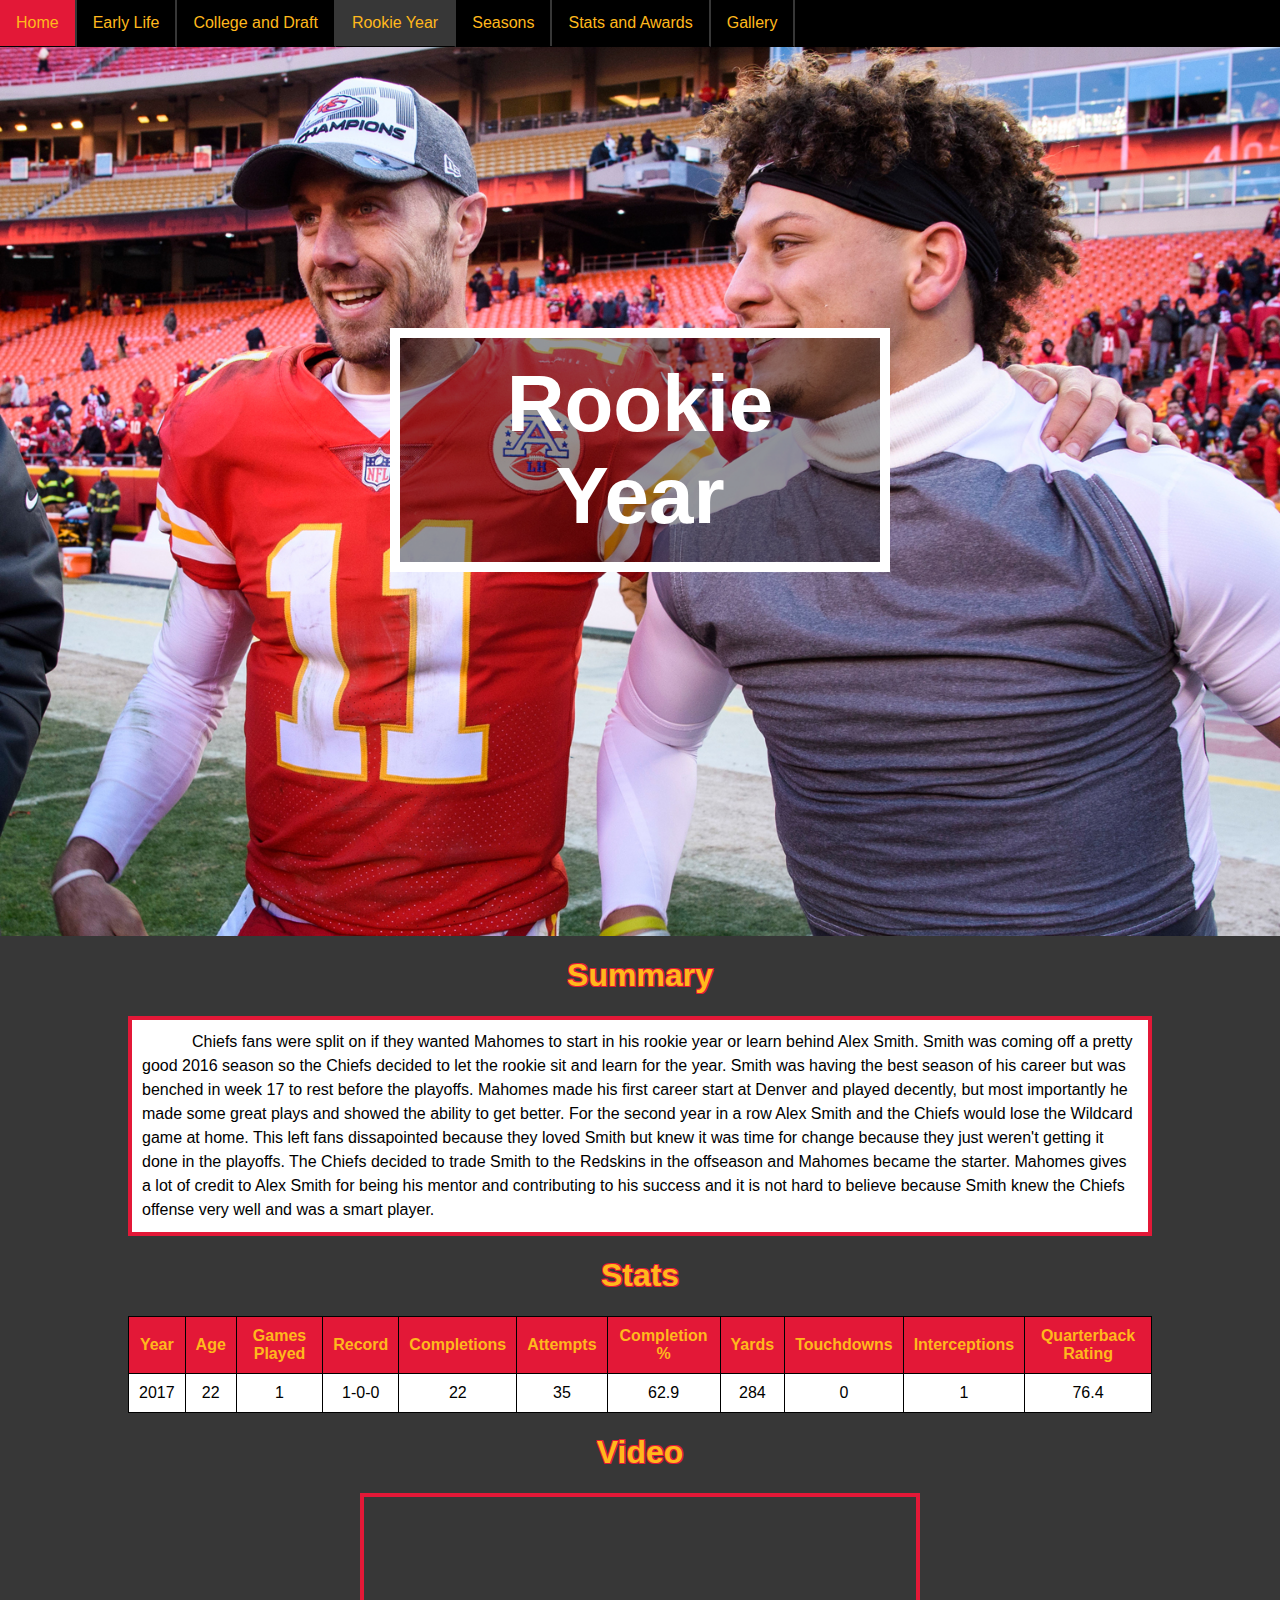
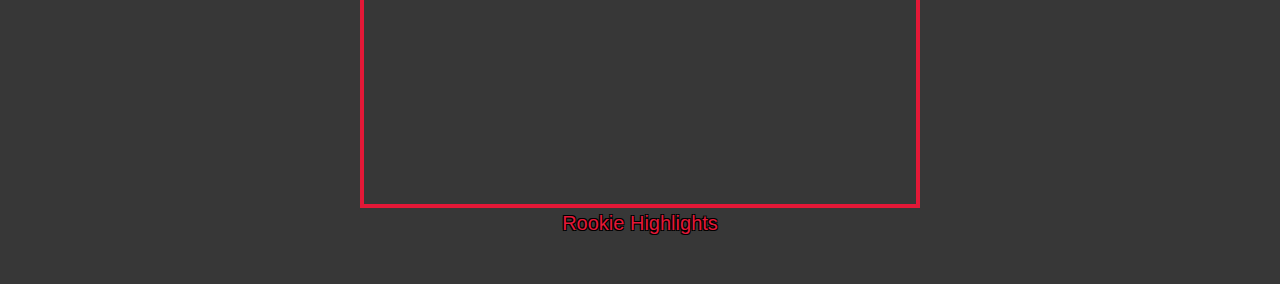
<file: rookie_year.html>
<!DOCTYPE html>
<html lang="en">
  <head>
    <meta charset="UTF-8" />
    <meta name="viewport" content="width=device-width, initial-scale=1.0" />
    <title>Patrick Mahomes</title>
    <link rel="stylesheet" href="styles.css" />
  </head>
</html>
<!--Body-->
<body>
  <br />
  <br />
  <div class="bg-text" id="rookie_year_text">Rookie Year</div>
  <div class="rookie_year-image" id="home"></div>
  <!--Navigation Bar-->
  <ul class="nav_bar1">
    <li><a class="nav_bar" href="./index.html">Home</a></li>
    <li><a class="nav_bar" href="./early_life.html">Early Life</a></li>
    <li>
      <a class="nav_bar" href="./college_draft.html">College and Draft</a>
      <li><a class="nav_bar" href="javascript:void(0)" id="active">Rookie Year</a></li>
    </li>
    <li class="dropdown">
      <a href="./seasons.html" class="dropbtn">Seasons</a>
      <div class="dropdown-content">
        <!--<a id="active">Rookie Year</a>-->
        <a href="./2018.html">2018</a>
        <a href="./2019.html">2019</a>
        <a href="./2020.html">2020</a>
        <a href="./2021.html">2021</a>
      </div>
    </li>
    <!--<li>
      <a class="nav_bar" href="./rookie_year.html">Rookie Year</a>
    </li>
    <li><a class="nav_bar" href="./2018.html">2018 - MVP</a></li>
    <li><a class="nav_bar" href="./2020.html">2020</a></li>-->
    <li><a class="nav_bar" href="./stats_awards.html">Stats and Awards</a></li>
    <li><a class="nav_bar" href="./gallery.html">Gallery</a></li>
  </ul>
  <!--Body Text-->
  <div class="draft_rookie-body">
    <h1 class="body_heading">Summary</h1>
    <p class="single_paragraph" id="indent">
      Chiefs fans were split on if they wanted Mahomes to start in his rookie
      year or learn behind Alex Smith. Smith was coming off a pretty good 2016
      season so the Chiefs decided to let the rookie sit and learn for the year.
      Smith was having the best season of his career but was benched in week 17
      to rest before the playoffs. Mahomes made his first career start at Denver
      and played decently, but most importantly he made some great plays and
      showed the ability to get better. For the second year in a row Alex Smith
      and the Chiefs would lose the Wildcard game at home. This left fans
      dissapointed because they loved Smith but knew it was time for change
      because they just weren't getting it done in the playoffs. The Chiefs
      decided to trade Smith to the Redskins in the offseason and Mahomes became
      the starter. Mahomes gives a lot of credit to Alex Smith for being his
      mentor and contributing to his success and it is not hard to believe
      because Smith knew the Chiefs offense very well and was a smart player.
    </p>
    <h1 class="body_heading">Stats</h1>
    <div style="overflow-x: auto">
      <table class="stats_table">
        <tr>
          <th>Year</th>
          <th>Age</th>
          <th>Games Played</th>
          <th>Record</th>
          <th>Completions</th>
          <th>Attempts</th>
          <th>Completion %</th>
          <th>Yards</th>
          <th>Touchdowns</th>
          <th>Interceptions</th>
          <th>Quarterback Rating</th>
        </tr>
        <tr>
          <td>2017</td>
          <td>22</td>
          <td>1</td>
          <td>1-0-0</td>
          <td>22</td>
          <td>35</td>
          <td>62.9</td>
          <td>284</td>
          <td>0</td>
          <td>1</td>
          <td>76.4</td>
        </tr>
      </table>
    </div>
    <h1 class="body_heading">Video</h1>
    <iframe
      width="560"
      height="315"
      src="https://www.youtube.com/embed/Hr-UWQgyRB4"
      frameborder="0"
      allow="accelerometer; autoplay; encrypted-media; gyroscope; picture-in-picture"
      allowfullscreen
    ></iframe>
    <p class="video_title">Rookie Highlights</p>
  </div>
  <br />
  <br />
</body>
</file>
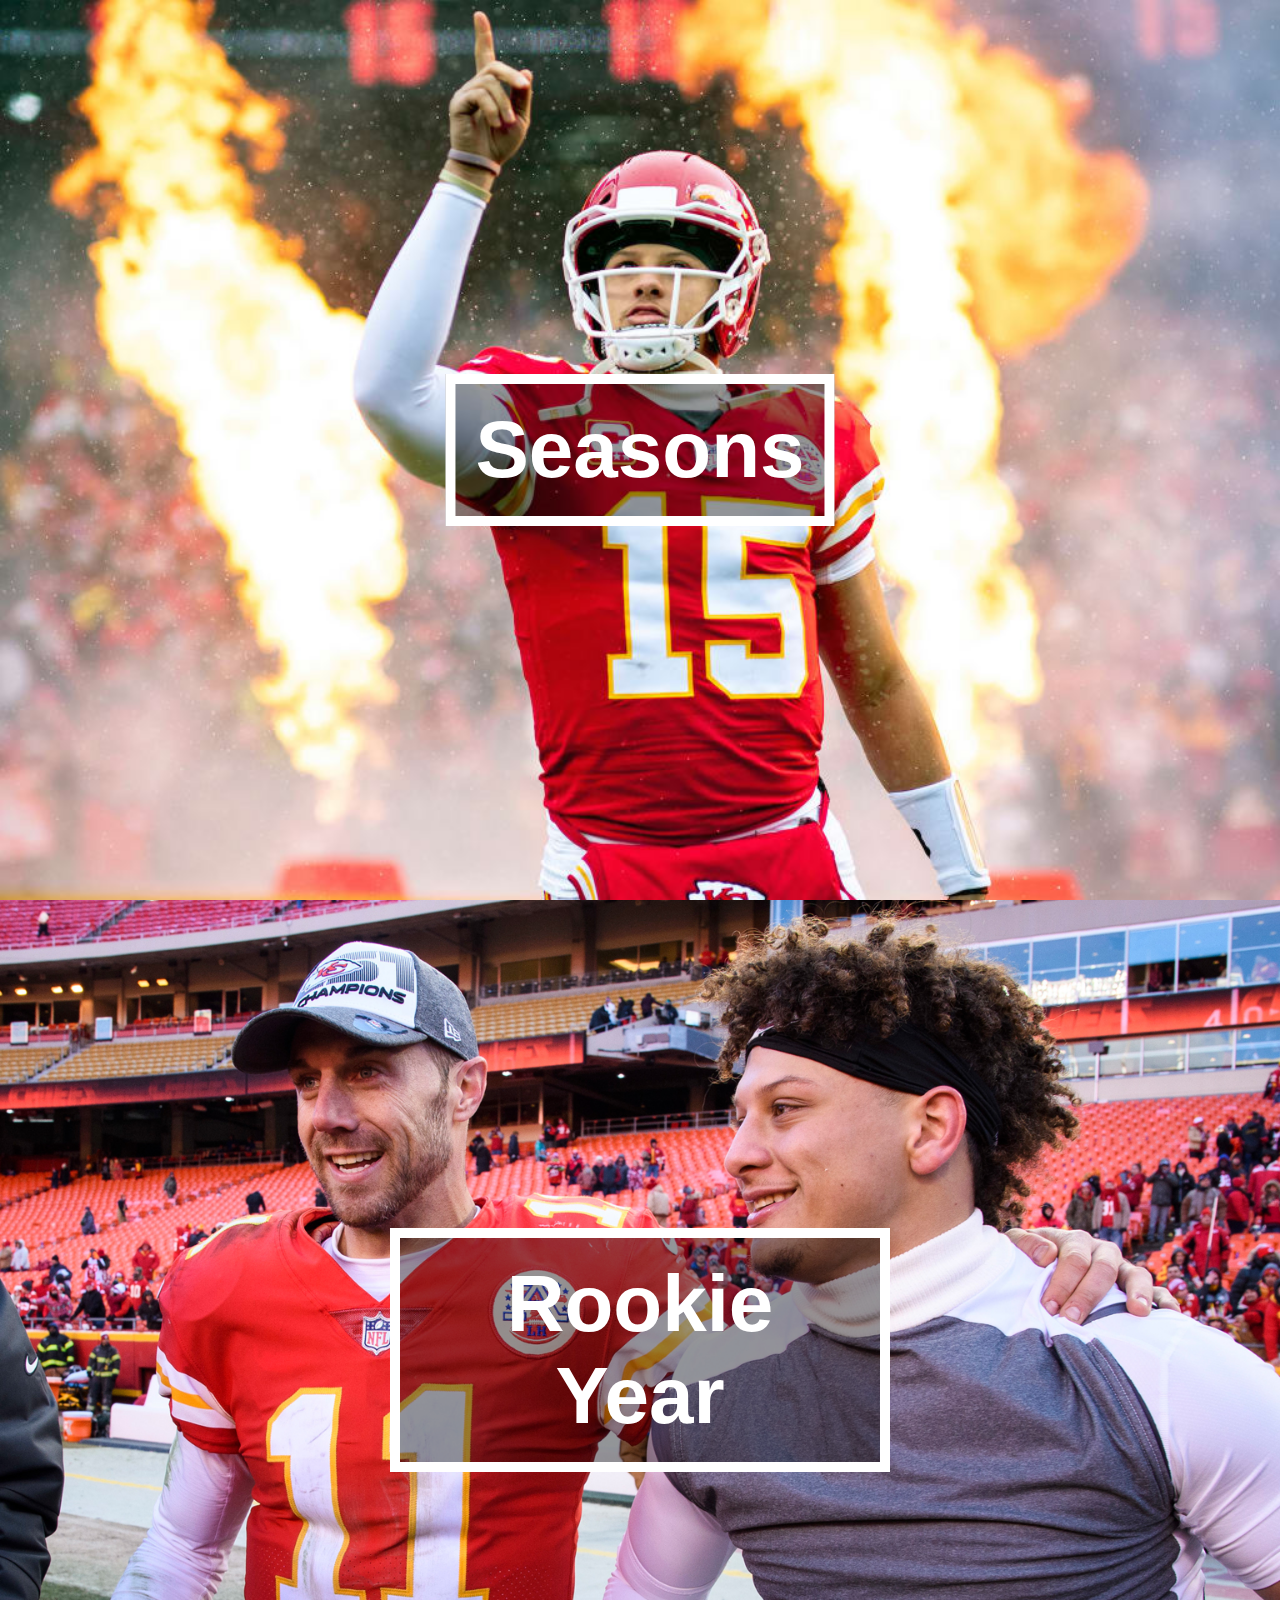
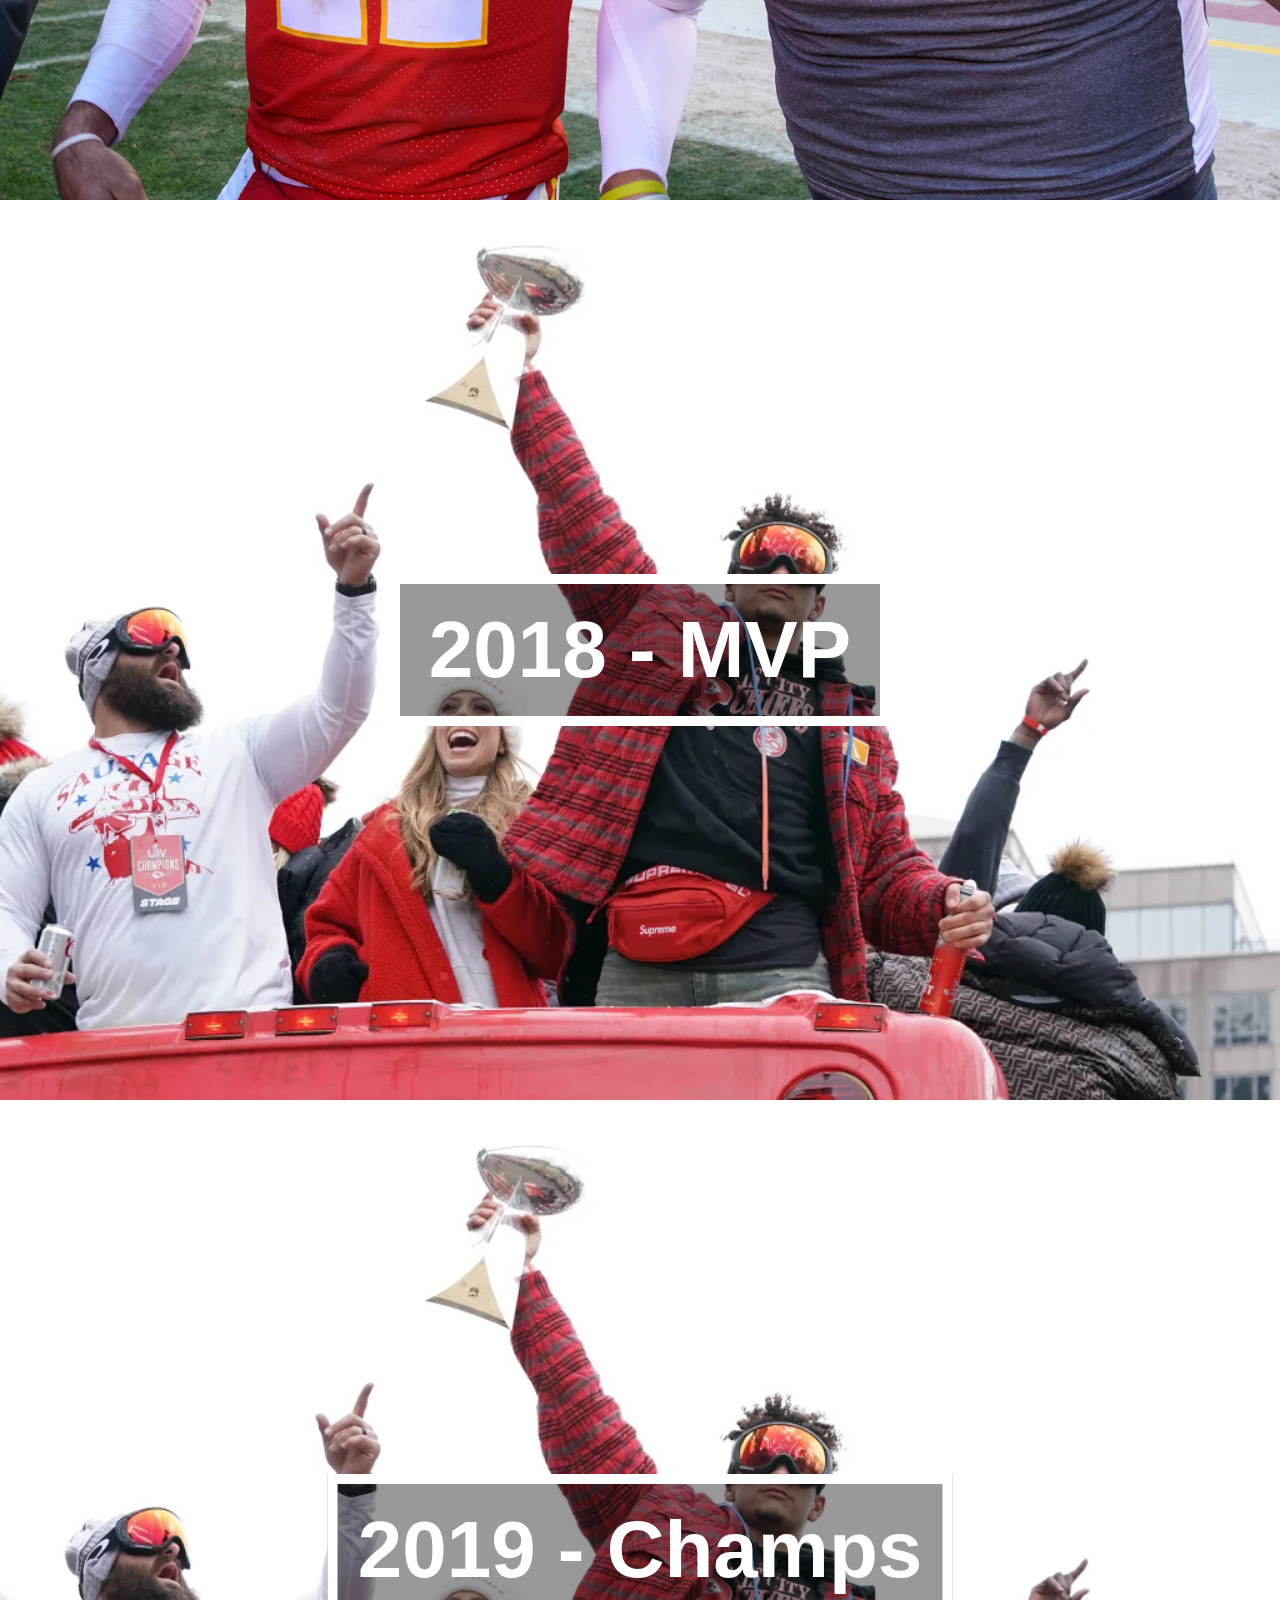
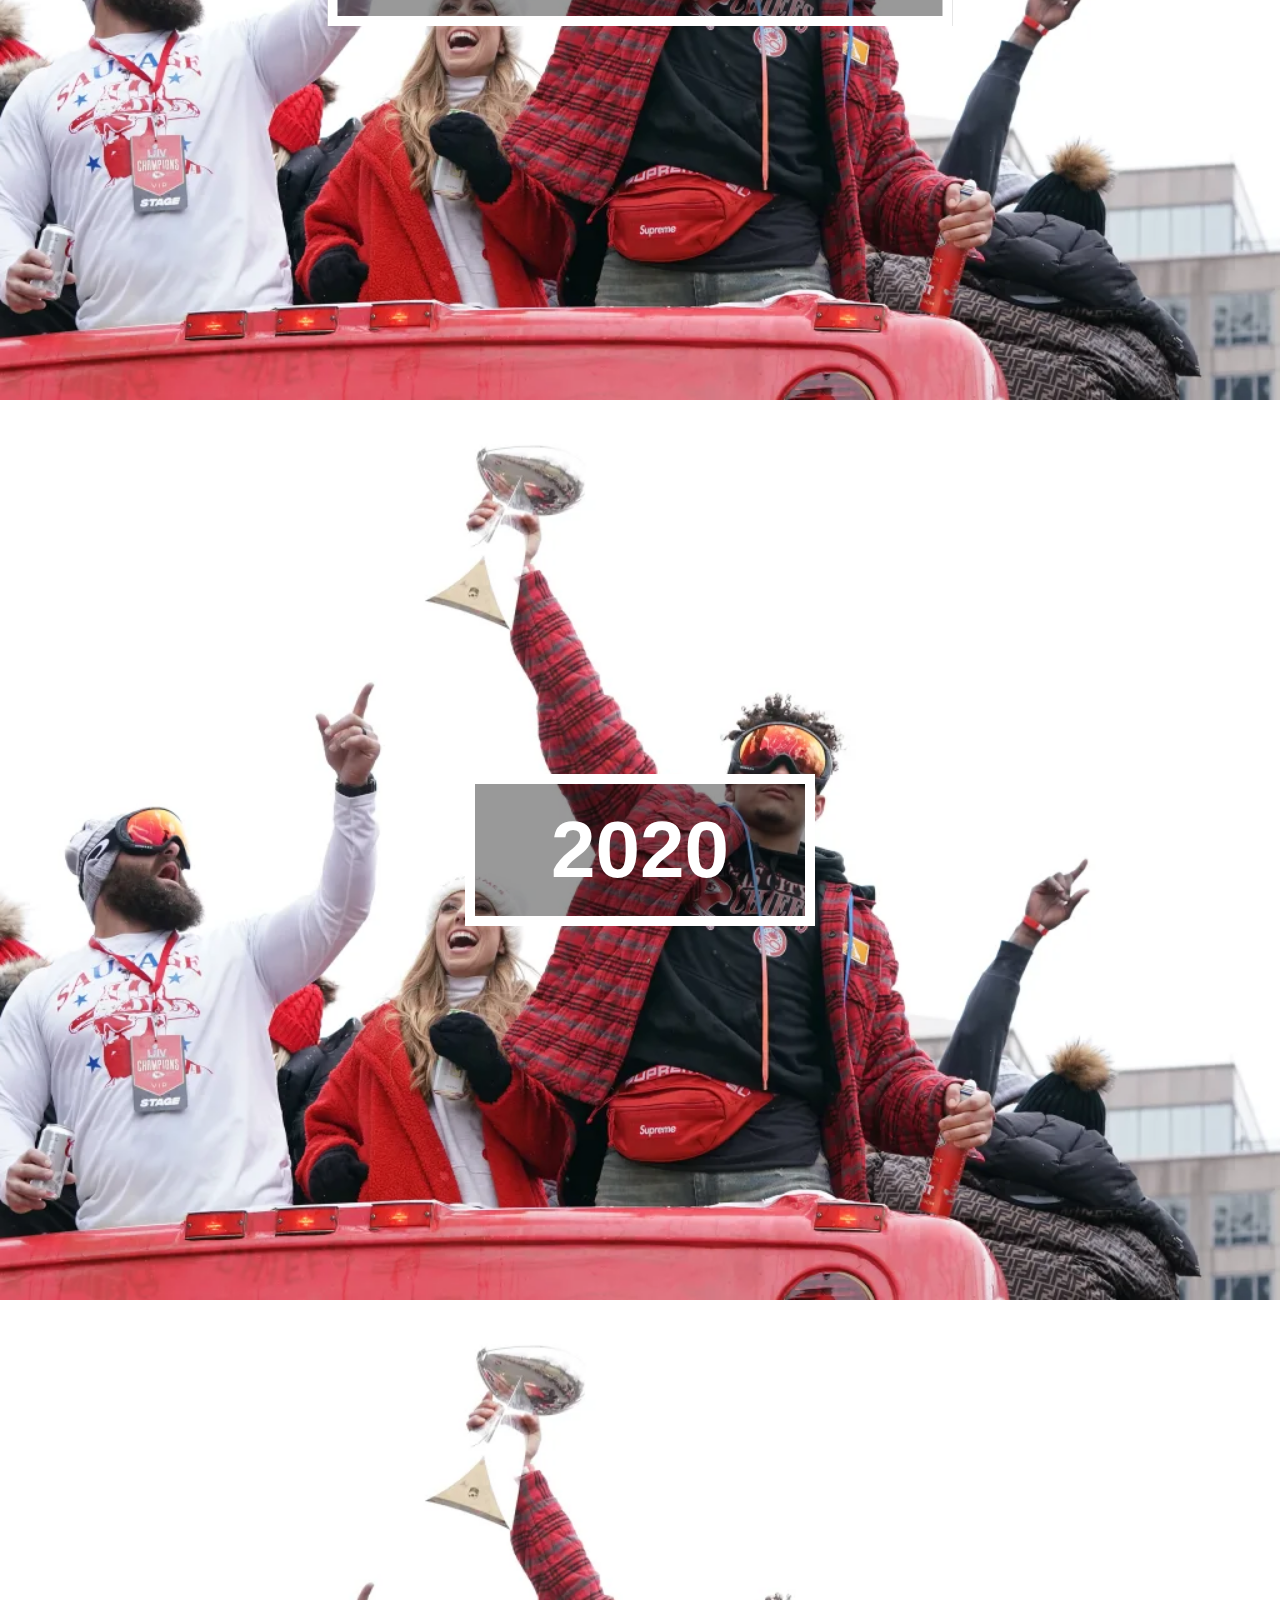
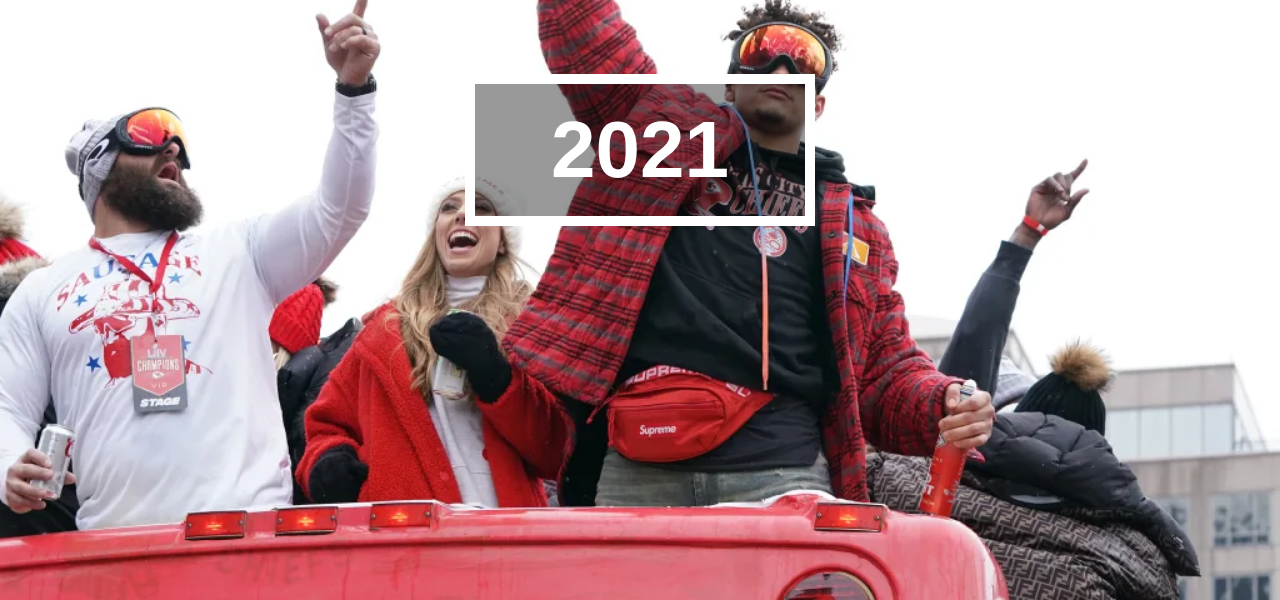
<file: seasons.html>
<!DOCTYPE html>
<html lang="en">
  <head>
    <meta charset="UTF-8" />
    <meta name="viewport" content="width=device-width, initial-scale=1.0" />
    <title>Seasons</title>
    <link rel="stylesheet" href="styles.css" />
  </head>
  <body>
    <div class="home-image" id="home">
        <div class="bg-text">Seasons</div>
    </div>
    <div class="rookie_year-image" id="home">
        <div class="bg-text_home" id="rookie_year_text">
            <a href="./rookie_year.html" class="nav_link">Rookie Year</a>
        </div>
    </div>
    <div class="_2019-main" id="home">
        <div class="bg-text_home" id="_2018_text">
            <a href="./2018.html" class="nav_link">2018 - MVP</a>
        </div>
    </div>
    <div class="_2019-main" id="home">
        <div class="bg-text_home" id="_2019_text">
            <a href="./2019.html" class="nav_link">2019 - Champs</a>
        </div>
    </div>
    <div class="_2019-main" id="home">
        <div class="bg-text_home" id="_2020_text">
            <a href="./2020.html" class="nav_link">2020</a>
        </div>
    </div>
    <div class="_2019-main" id="home">
        <div class="bg-text_home" id="_2021_text">
            <a href="./2021.html" class="nav_link">2021</a>
        </div>
    </div>
</body>
</html>
</file>
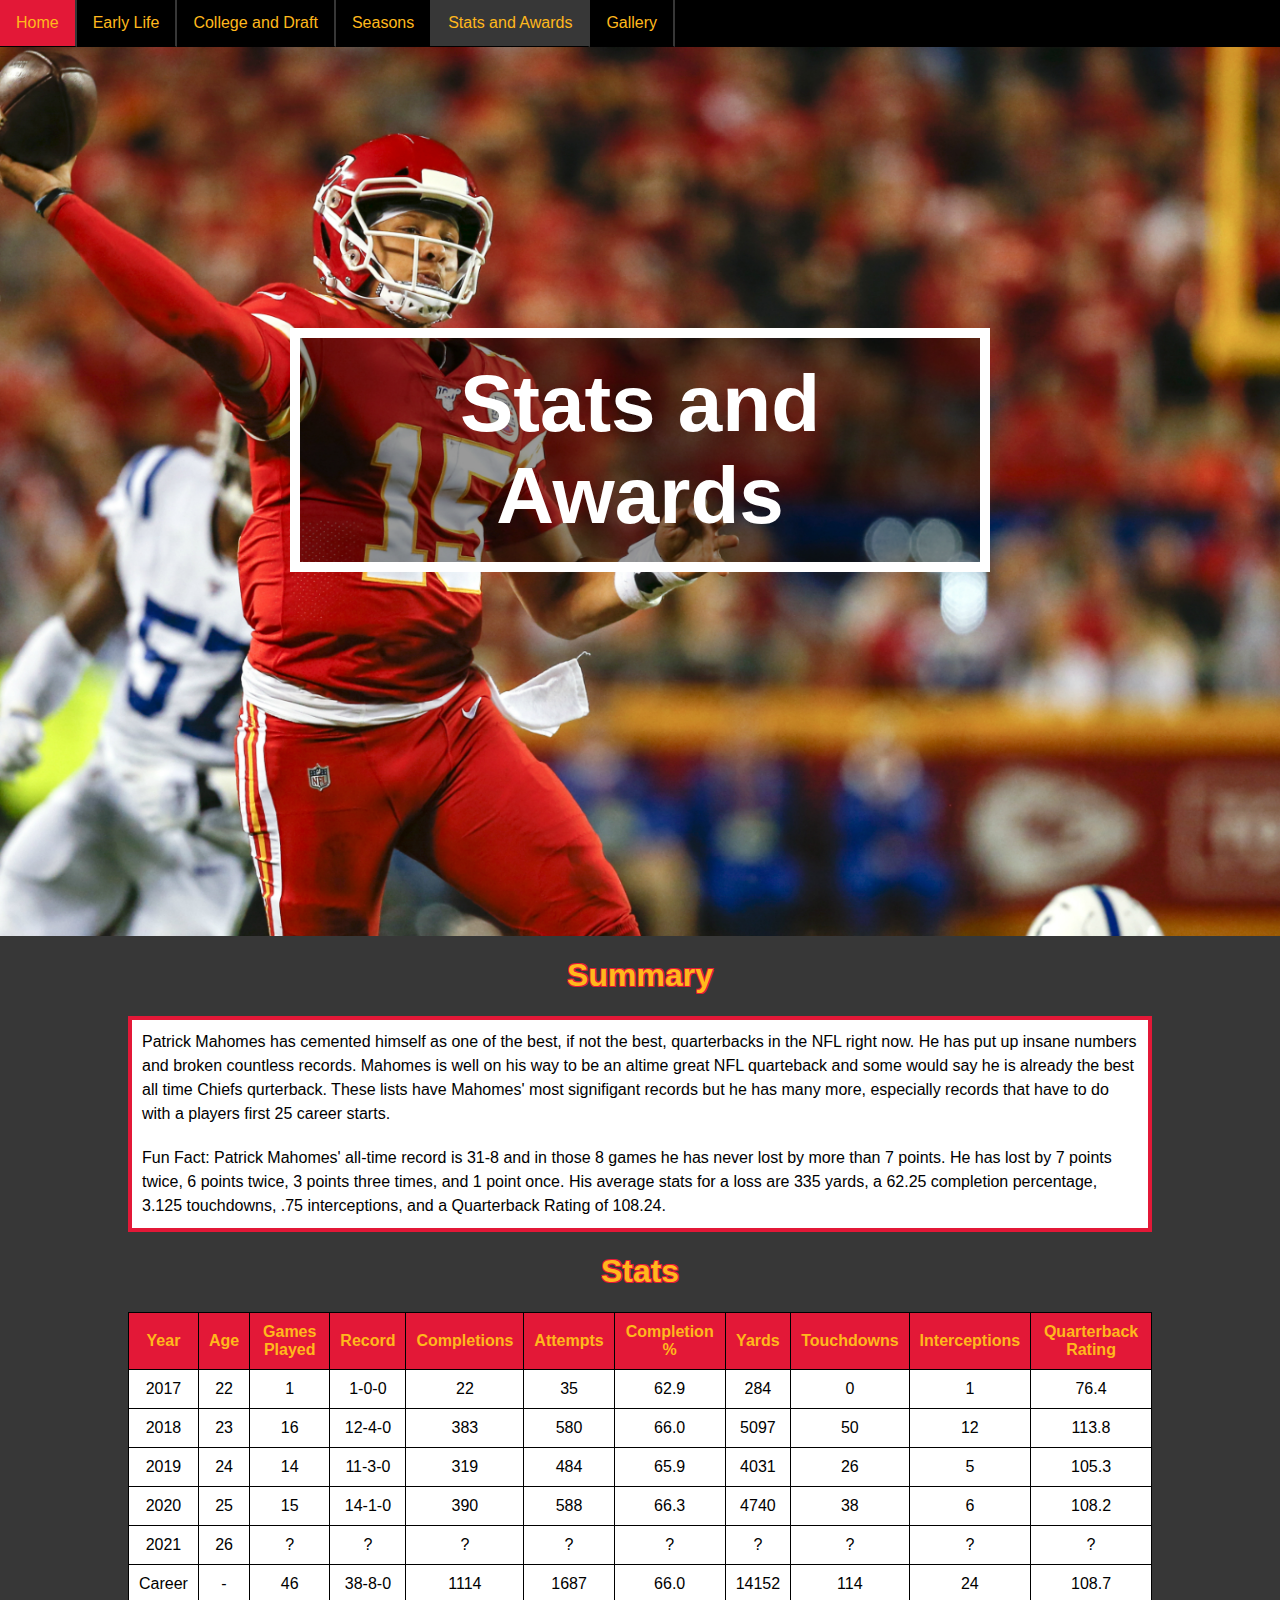
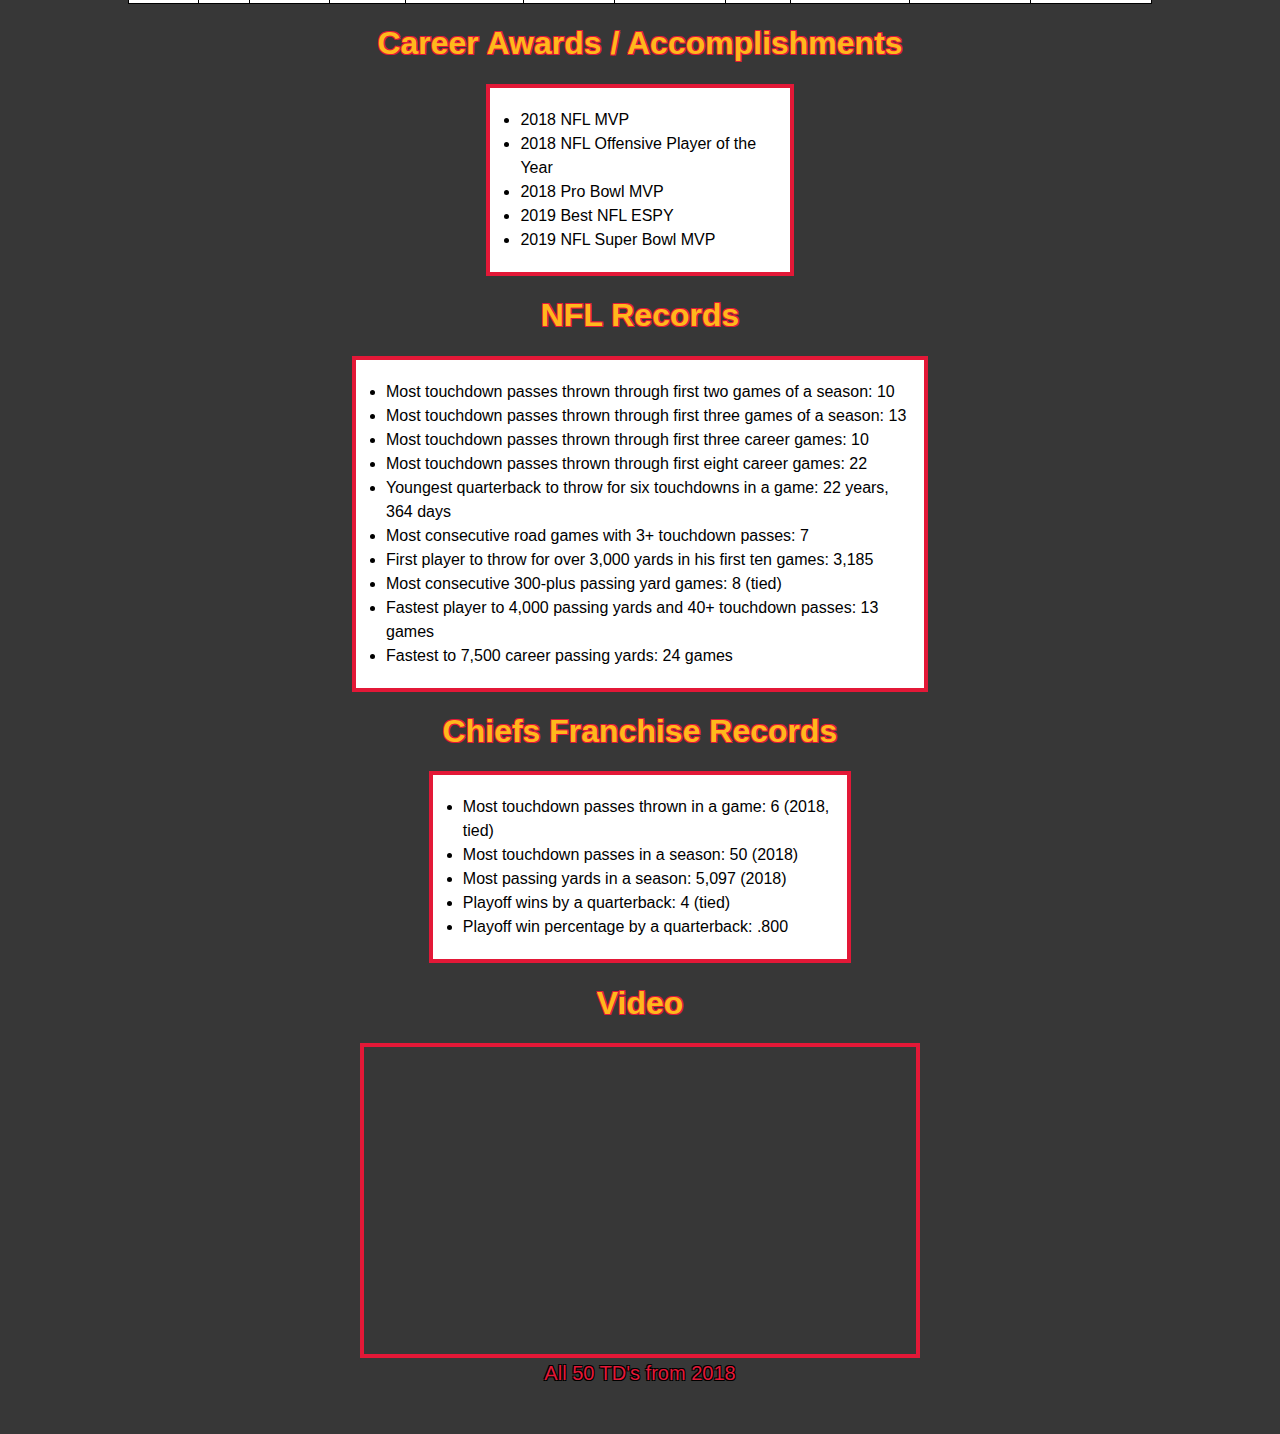
<file: stats_awards.html>
<!DOCTYPE html>
<html lang="en">
  <head>
    <meta charset="UTF-8" />
    <meta name="viewport" content="width=device-width, initial-scale=1.0" />
    <title>Patrick Mahomes</title>
    <link rel="stylesheet" href="styles.css" />
  </head>
</html>
<!--Body-->
<body>
  <br />
  <br />
  <div class="bg-text" id="stats_awards_text">Stats and Awards</div>
  <div class="stats_awards-image" id="home"></div>
  <!--Navigation Bar-->
  <ul class="nav_bar1">
    <li><a class="nav_bar" href="./index.html">Home</a></li>
    <li><a class="nav_bar" href="./early_life.html">Early Life</a></li>
    <li><a class="nav_bar" href="./college_draft.html">College and Draft</a></li>
    <li class="dropdown">
      <a href="./seasons.html" class="dropbtn">Seasons</a>
      <div class="dropdown-content">
        <a href="./rookie_year.html">Rookie Year</a>
        <a href="./2018.html">2018</a>
        <a href="./2019.html">2019</a>
        <a href="./2020.html">2020</a>
        <a href="./2021.html">2021</a>
      </div>
    </li>
    <!--<li>
      <a class="nav_bar" href="./rookie_year.html">Rookie Year</a>
    </li>
    <li><a class="nav_bar" href="./2018.html">2018 - MVP</a></li>
    <li><a class="nav_bar" href="./2020.html">2020</a></li>-->
    <li><a class="nav_bar" href="javascript:void(0)" id="active">Stats and Awards</a></li>
    <li><a class="nav_bar" href="./gallery.html">Gallery</a></li>
  </ul>
  <!--Body Text-->
  <div class="stats_awards-body">
    <h1 class="body_heading">Summary</h1>
    <p class="top_paragraph">
      Patrick Mahomes has cemented himself as one of the best, if not the best,
      quarterbacks in the NFL right now. He has put up insane numbers and broken
      countless records. Mahomes is well on his way to be an altime great NFL
      quarteback and some would say he is already the best all time Chiefs
      qurterback. These lists have Mahomes' most signifigant records but he has
      many more, especially records that have to do with a players first 25
      career starts.
    </p>
    <p class="bottom_paragraph">
      <span>Fun Fact:</span> Patrick Mahomes' all-time record is 31-8 and in
      those 8 games he has never lost by more than 7 points. He has lost by 7
      points twice, 6 points twice, 3 points three times, and 1 point once. His
      average stats for a loss are 335 yards, a 62.25 completion percentage,
      3.125 touchdowns, .75 interceptions, and a Quarterback Rating of 108.24.
    </p>
  </div>
  <h1 class="body_heading">Stats</h1>
  <div style="overflow-x: auto">
    <table class="stats_table">
      <tr>
        <th>Year</th>
        <th>Age</th>
        <th>Games Played</th>
        <th>Record</th>
        <th>Completions</th>
        <th>Attempts</th>
        <th>Completion %</th>
        <th>Yards</th>
        <th>Touchdowns</th>
        <th>Interceptions</th>
        <th>Quarterback Rating</th>
      </tr>
      <tr>
        <td>2017</td>
        <td>22</td>
        <td>1</td>
        <td>1-0-0</td>
        <td>22</td>
        <td>35</td>
        <td>62.9</td>
        <td>284</td>
        <td>0</td>
        <td>1</td>
        <td>76.4</td>
      </tr>
      <tr>
        <td>2018</td>
        <td>23</td>
        <td>16</td>
        <td>12-4-0</td>
        <td>383</td>
        <td>580</td>
        <td>66.0</td>
        <td>5097</td>
        <td>50</td>
        <td>12</td>
        <td>113.8</td>
      </tr>
      <tr>
        <td>2019</td>
        <td>24</td>
        <td>14</td>
        <td>11-3-0</td>
        <td>319</td>
        <td>484</td>
        <td>65.9</td>
        <td>4031</td>
        <td>26</td>
        <td>5</td>
        <td>105.3</td>
      </tr>
      <tr>
        <td>2020</td>
        <td>25</td>
        <td>15</td>
        <td>14-1-0</td>
        <td>390</td>
        <td>588</td>
        <td>66.3</td>
        <td>4740</td>
        <td>38</td>
        <td>6</td>
        <td>108.2</td>
      </tr>
      <tr>
        <td>2021</td>
        <td>26</td>
        <td>?</td>
        <td>?</td>
        <td>?</td>
        <td>?</td>
        <td>?</td>
        <td>?</td>
        <td>?</td>
        <td>?</td>
        <td>?</td>
      </tr>
      <tr>
        <td>Career</td>
        <td>-</td>
        <td>46</td>
        <td>38-8-0</td>
        <td>1114</td>
        <td>1687</td>
        <td>66.0</td>
        <td>14152</td>
        <td>114</td>
        <td>24</td>
        <td>108.7</td>
      </tr>
    </table>
  </div>
  <h1 class="body_heading">Career Awards / Accomplishments</h1>
  <ul class="stats_list">
    <li>2018 NFL MVP</li>
    <li>2018 NFL Offensive Player of the Year</li>
    <li>2018 Pro Bowl MVP</li>
    <li>2019 Best NFL ESPY</li>
    <li>2019 NFL Super Bowl MVP</li>
  </ul>
  <h1 class="body_heading">NFL Records</h1>
  <ul class="stats_list" id="nfl_records">
    <li>
      Most touchdown passes thrown through first two games of a season: 10
    </li>
    <li>
      Most touchdown passes thrown through first three games of a season: 13
    </li>
    <li>Most touchdown passes thrown through first three career games: 10</li>
    <li>Most touchdown passes thrown through first eight career games: 22</li>
    <li>
      Youngest quarterback to throw for six touchdowns in a game: 22 years, 364
      days
    </li>
    <li>Most consecutive road games with 3+ touchdown passes: 7</li>
    <li>
      First player to throw for over 3,000 yards in his first ten games: 3,185
    </li>
    <li>Most consecutive 300-plus passing yard games: 8 (tied)</li>
    <li>
      Fastest player to 4,000 passing yards and 40+ touchdown passes: 13 games
    </li>
    <li>Fastest to 7,500 career passing yards: 24 games</li>
  </ul>
  <h1 class="body_heading">Chiefs Franchise Records</h1>
  <ul class="stats_list" id="chiefs_records">
    <li>Most touchdown passes thrown in a game: 6 (2018, tied)</li>
    <li>Most touchdown passes in a season: 50 (2018)</li>
    <li>Most passing yards in a season: 5,097 (2018)</li>
    <li>Playoff wins by a quarterback: 4 (tied)</li>
    <li>Playoff win percentage by a quarterback: .800</li>
  </ul>
  <h1 class="body_heading">Video</h1>
  <iframe
    width="560"
    height="315"
    src="https://www.youtube.com/embed/x6tiK8xGLMM"
    frameborder="0"
    allow="accelerometer; autoplay; encrypted-media; gyroscope; picture-in-picture"
    allowfullscreen
  ></iframe>
  <p class="video_title">All 50 TD's from 2018</p>
  <br />
  <br />
</body>
</file>
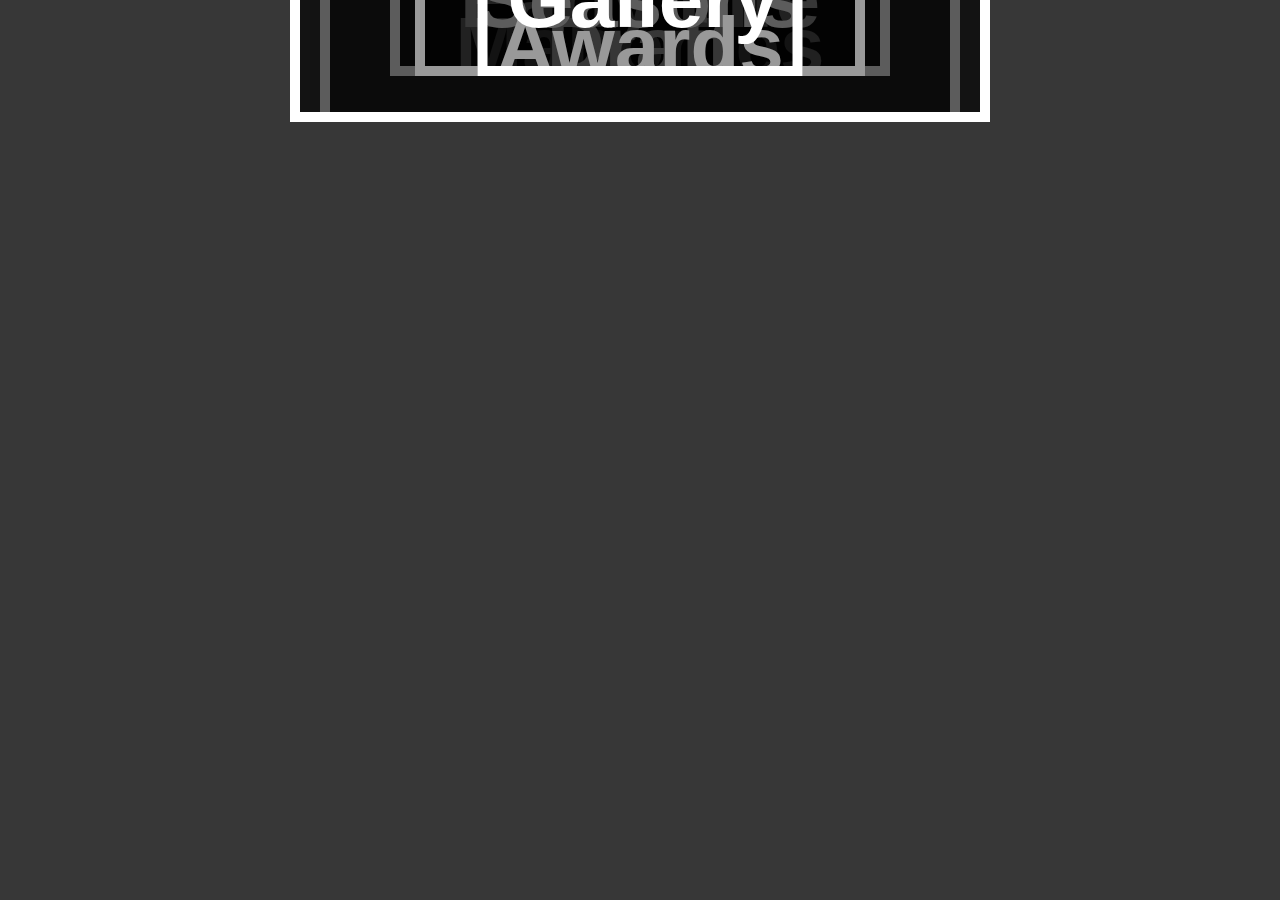
<file: test.html>
<!DOCTYPE html>
<html lang="en">
  <head>
    <meta charset="UTF-8" />
    <meta name="viewport" content="width=device-width, initial-scale=1.0" />
    <title>Patrick Mahomes</title>
    <link rel="stylesheet" href="styles.css" />
  </head>
  <body>



    <div class="section">
        <div class="home-image" id="home">
            <div class="bg-text">Patrick Mahomes</div>
        </div>
    </div>
    <div class="section">
        <div class="early_life-image" id="home">
            <div class="bg-text_home" id="early_life_text">
                <a href="./early_life.html" class="nav_link">Early Life</a>
            </div>
        </div>
    </div>
    <div class="section">
        <div class="college_draft-image" id="home">
            <div class="bg-text_home" id="college_text">
                <a href="./college_draft.html" class="nav_link">College and Draft</a>
            </div>
        </div>
    </div>
    <div class="section">
        <div class="_2019-main" id="home">
            <div class="bg-text_home" id="seasons_text">
                <a href="./seasons.html" class="nav_link">Seasons</a>
            </div>
        </div>
    </div>
    <div class="section">
        <div class="stats_awards-image" id="home">
            <div class="bg-text_home" id="stats_awards_text">
                <a href="./stats_awards.html" class="nav_link">Stats and Awards</a>
            </div>
        </div>
    </div>
    <div class="section">
        <div class="gallery-image" id="home">
            <div class="bg-text_home" id="gallery_text">
                <a href="./gallery.html" class="nav_link">Gallery</a>
            </div>
        </div>
    </div>












</body>
</html>
</file>
<file: styles.css>
/* 
Red: rgb(227, 24, 55)
Yellow: rgb(255, 184, 28)
Picture1:https://usatchiefswire.files.wordpress.com/2019/12/usatsi_13738914.jpg?w=1000&h=600&crop=1
Picture2: https://fox4kc.com/wp-content/uploads/sites/16/2019/12/gettyimages-1191300248.jpg?w=2560&h=1440&crop=1
Mahomes logo: [data-uri]
*/

/*Smooth scroll*/
html {
  scroll-behavior: smooth;
}
/*Remove Scrollbar*/
/*body::-webkit-scrollbar {
  display: none;
}*/

body::-webkit-scrollbar {
  width: 16px;
}
body::-webkit-scrollbar-track {
  background-color: rgb(64, 64, 64);
}
body::-webkit-scrollbar-thumb {
  background-color: rgb(96, 96, 96);
  background-clip: padding-box;
  border: 2px solid transparent;
}
body::-webkit-scrollbar-thumb:hover {
  background-color: rgb(112, 112, 112);
}
body::-webkit-scrollbar-thumb:active {
  background-color: rgb(128, 128, 128);
}
body::-webkit-scrollbar-button:single-button {
  background-color: rgb(64, 64, 64);
  display: block;
  background-size: 10px;
  background-repeat: no-repeat;
}
/* Up */
::-webkit-scrollbar-button:single-button:vertical:decrement {
  height: 12px;
  width: 16px;
  background-position: center 4px;
  background-image: url("data:image/svg+xml;utf8,<svg xmlns='http://www.w3.org/2000/svg' width='100' height='100' fill='rgb(96, 96, 96)'><polygon points='50,00 0,50 100,50'/></svg>");
}

::-webkit-scrollbar-button:single-button:vertical:decrement:hover {
  background-image: url("data:image/svg+xml;utf8,<svg xmlns='http://www.w3.org/2000/svg' width='100' height='100' fill='rgb(112, 112, 112)'><polygon points='50,00 0,50 100,50'/></svg>");
}

::-webkit-scrollbar-button:single-button:vertical:decrement:active {
  background-image: url("data:image/svg+xml;utf8,<svg xmlns='http://www.w3.org/2000/svg' width='100' height='100' fill='rgb(128, 128, 128)'><polygon points='50,00 0,50 100,50'/></svg>");
}

/* Down */
::-webkit-scrollbar-button:single-button:vertical:increment {
  height: 12px;
  width: 16px;
  background-position: center 2px;
  background-image: url("data:image/svg+xml;utf8,<svg xmlns='http://www.w3.org/2000/svg' width='100' height='100' fill='rgb(96, 96, 96)'><polygon points='0,0 100,0 50,50'/></svg>");
}

::-webkit-scrollbar-button:single-button:vertical:increment:hover {
  background-image: url("data:image/svg+xml;utf8,<svg xmlns='http://www.w3.org/2000/svg' width='100' height='100' fill='rgb(112, 112, 112)'><polygon points='0,0 100,0 50,50'/></svg>");
}

::-webkit-scrollbar-button:single-button:vertical:increment:active {
  background-image: url("data:image/svg+xml;utf8,<svg xmlns='http://www.w3.org/2000/svg' width='100' height='100' fill='rgb(128, 128, 128)'><polygon points='0,0 100,0 50,50'/></svg>");
}
/*Highlight Color*/
::selection {
  color: rgb(227, 24, 55);
  background: rgb(255, 184, 28);
}
/*Navigation Bar*/
body {
  margin: 0;
}

.nav_bar1 {
  list-style-type: none;
  margin: 0;
  padding: 0;
  /*overflow: hidden;*/
  background-color: rgb(0, 0, 0);
  position: fixed;
  top: 0;
  width: 100%;
  opacity: 1;
  z-index: 100;
}

.nav_bar {
  float: left;
  border-right: 2px solid rgb(55, 55, 55);
  border-bottom: 1px solid rgb(0, 0, 0);
  color: rgb(255, 184, 28);
}

.nav_bar {
  display: block;
  text-align: center;
  padding: 14px 16px;
  text-decoration: none;
  font-family: "Trebuchet MS", "Lucida Sans Unicode", "Lucida Grande",
    "Lucida Sans", Arial, sans-serif;
  transition-duration: 0.25s;
}

#active {
  background-color: rgb(55, 55, 55);
}

.nav_bar a:hover {
  background-color: rgb(227, 24, 55);
}

body,
html {
  height: 100%;
  margin: 0;
  font-family: "Trebuchet MS", "Lucida Sans Unicode", "Lucida Grande",
    "Lucida Sans", Arial, sans-serif;
}

* {
  box-sizing: border-box;
}

li a,
.dropbtn {
  display: inline-block;
  color: rgb(255, 184, 28);
  text-align: center;
  padding: 14px 16px;
  text-decoration: none;
  border-right: 2px solid rgb(55, 55, 55);
}

li a:hover,
.dropdown:hover .dropbtn {
  background-color: rgb(227, 24, 55);
}

li.dropdown {
  display: inline-block;
  float: left;
}

.dropdown-content {
  display: none;
  position: absolute;
  background-color: black;
  min-width: 160px;
  box-shadow: 0px 8px 16px 0px rgba(0, 0, 0, 0.2);
  z-index: 101;
}

.dropdown-content a {
  color: rgb(255, 184, 28);
  padding: 12px 16px;
  text-decoration: none;
  display: block;
  text-align: center;
  border-right: 0px;
  border-top: 2px solid rgb(55, 55, 55);
}

.dropdown-content a:hover {
  background-color: rgb(227, 24, 55);
}

.dropdown:hover .dropdown-content {
  display: block;
}

/*Home Big Text/Image*/
.bg-text_home {
  background-color: rgb(0, 0, 0);
  background-color: rgba(0, 0, 0, 0.4);
  color: rgb(255, 255, 255);
  font-weight: bold;
  font-size: 80px;
  border: 10px solid white;
  position: absolute;
  top: 50%;
  left: 50%;
  transform: translate(-50%, -50%);
  z-index: 2;
  width: 700px;
  padding: 20px;
  text-align: center;
  transition: all 0.2s ease-in-out;
}

#1 {
  top: 50%;
  left: 50%;
}

#2 {
  top: 850px;
  left: 50%;
}

.bg-text_home:hover {
  box-shadow: 0 0 10px 0 rgb(227, 24, 55) inset, 0 0 20px 2px rgb(227, 24, 55);
  background-color: black;
  border: 10px solid rgb(227, 24, 55);
}
/*.home-subtext {
      text-align: center;
      position: fixed;
      top: 70%;
      left: 50%;
      transform: translate(-50%, -50%);
      color: rgb(255, 255, 255);
      background-color: rgba(0, 0, 0, 0.4);
      border: 5px solid white;
      padding: 0px;
      z-index: 5;
    }*/

/*Other Big Text/Image*/
.bg-text {
  background-color: rgb(0, 0, 0);
  background-color: rgba(0, 0, 0, 0.4);
  color: rgb(255, 255, 255);
  font-weight: bold;
  font-size: 80px;
  border: 10px solid white;
  position: absolute;
  top: 50%;
  left: 50%;
  transform: translate(-50%, -50%);
  z-index: 2;
  padding: 20px;
  text-align: center;
}

#early_life_text {
  width: 500px;
}
#college_draft_text {
  width: 800px;
}
#rookie_year_text {
  width: 500px;
}
#seasons_text {
  width: 450px;
}
#_2018_text {
  width: 500px;
}
#_2019_text {
  width: 625px;
}
#_2020_text {
  width: 350px;
}
#_2021_text {
  width: 350px;
}
#stats_awards_text {
  width: 700px;
}
#gallery_text {
  width: 325px;
}

/*Headings*/
.heading {
  color: rgb(227, 24, 55);
  text-align: center;
  text-shadow: -1px 0 black, 0 1px black, 1px 0 black, 0 -1px black;
  background-color: rgb(255, 255, 255);
  font-family: "Trebuchet MS", "Lucida Sans Unicode", "Lucida Grande",
    "Lucida Sans", Arial, sans-serif;
  margin-top: 0px;
  margin-bottom: 3px;
  padding-bottom: 10px;
}
/*Home Picture*/
.home-image {
  background: url(Images/pm_home.jpg) no-repeat center;
  background-size: cover;
  height: 100%;
}

#home {
  height: 100%;
}

/*Early Life Picture*/
.early_life-image {
  background: url(Images/pm_early_life.jpg) no-repeat center;
  background-size: cover;
  height: 720px;
  position: relative;
}

/*College and Draft Picture*/
.college_draft-image {
  background: url(Images/pm_college_draft.jpg) no-repeat center;
  background-size: cover;
  height: 855px;
  position: relative;
}

/*Rookie Year Picture*/
.rookie_year-image {
  background: url(Images/pm_rookie_year.jpg) no-repeat center;
  background-size: cover;
  height: 855px;
  position: relative;
}

/*2018 - MVP Picture*/
._2018-image {
  background: url(Images/pm_2018.jpg) no-repeat center;
  background-size: cover;
  height: 855px;
  position: relative;
}

/*2019 Main Picture*/
._2019-main {
  background: url(Images/2019/pm_2019_main.jpg) no-repeat center;
  background-size: cover;
  height: 100%;
  position: relative;
}

/*2019 Gallery Picture 1*/
._2019-gallery-1 {
  background: url(Images/2019/pm_2019_gallery1.jpg) no-repeat center;
  background-size: cover;
  height: 903px;
  position: bottom;
}

/*2019 Gallery Picture 2*/
._2019-gallery-2 {
  background: url(Images/2019/pm_2019_gallery2.jpg) no-repeat center;
  background-size: cover;
  height: 903px;
  position: bottom;
}

/*2019 Gallery Picture 3*/
._2019-gallery-3 {
  background: url(Images/2019/pm_2019_gallery3.jpg) no-repeat center;
  background-size: cover;
  height: 903px;
  position: bottom;
}

/*2019 Gallery Picture 4*/
._2019-gallery-4 {
  background: url(Images/2019/pm_2019_gallery4.jpg) no-repeat center;
  background-size: cover;
  height: 903px;
  position: bottom;
}

/*2019 Gallery Picture 5*/
._2019-gallery-5 {
  background: url(Images/2019/pm_2019_gallery5.jpg) no-repeat center;
  background-size: cover;
  height: 903px;
  position: bottom;
}

/*2019 Gallery Picture 6*/
._2019-gallery-6 {
  background: url(Images/2019/pm_2019_gallery6.jpg) no-repeat center;
  background-size: cover;
  height: 903px;
  position: bottom;
}

/*2019 Gallery Picture 7*/
._2019-gallery-7 {
  background: url(Images/2019/pm_2019_gallery7.jpg) no-repeat center;
  background-size: cover;
  height: 903px;
  position: bottom;
}

/*2020 Main Picture*/
._2020-main {
  background: url(Images/2020/pm_2020_main.jpg) no-repeat center;
  background-size: cover;
  height: 855px;
  position: relative;
}

/*2020 Gallery Picture 1*/
._2020-gallery-1 {
  background: url(Images/2020/pm_2020_gallery1.jpg) no-repeat center;
  background-size: cover;
  height: 903px;
  position: bottom;
}

/*2020 Gallery Picture 2*/
._2020-gallery-2 {
  background: url(Images/2020/pm_2020_gallery2.jpg) no-repeat center;
  background-size: cover;
  height: 903px;
  position: bottom;
}

/*2020 Gallery Picture 3*/
._2020-gallery-3 {
  background: url(Images/2020/pm_2020_gallery3.jpg) no-repeat center;
  background-size: cover;
  height: 903px;
  position: bottom;
}

/*2020 Gallery Picture 4*/
._2020-gallery-4 {
  background: url(Images/2020/pm_2020_gallery4.jpg) no-repeat center;
  background-size: cover;
  height: 903px;
  position: bottom;
}

/*2021 Main Picture*/
._2021-main {
  background: url(Images/2021/PM2021_1.jpg) no-repeat center;
  background-size: cover;
  height: 855px;
  position: relative;
}

/*2021 Gallery Picture 1*/
._2021-gallery-1 {
  background: url(Images/2021/PM2021_2.jpg) no-repeat center;
  background-size: cover;
  height: 903px;
  position: bottom;
}

/*2021 Gallery Picture 2*/
._2021-gallery-2 {
  background: url(Images/2021/PM2021_3.jpg) no-repeat center;
  background-size: cover;
  height: 903px;
  position: bottom;
}

/*2021 Gallery Picture 3*/
._2021-gallery-3 {
  background: url(Images/2021/PM2021_4.jpg) no-repeat center;
  background-size: cover;
  height: 903px;
  position: bottom;
}

/*2021 Gallery Picture 4*/
._2021-gallery-4 {
  background: url(Images/2021/PM2021_5.jpg) no-repeat center;
  background-size: cover;
  height: 903px;
  position: bottom;
}

/*2021 Gallery Picture 5*/
._2021-gallery-5 {
  background: url(Images/2021/PM2021_6.jpg) no-repeat center;
  background-size: cover;
  height: 903px;
  position: bottom;
}

/*2021 Gallery Picture 6*/
._2021-gallery-6 {
  background: url(Images/2021/PM2021_7.jpg) no-repeat center;
  background-size: cover;
  height: 903px;
  position: bottom;
}

/*Stats and Awards Picture*/
.stats_awards-image {
  background: url(Images/pm_stats_awards.jpg) no-repeat center;
  background-size: cover;
  height: 903px;
  position: relative;
}

/*Gallery Pictures*/
.gallery-image {
  background: url(Images/Gallery/pm1.jpg) no-repeat center;
  height: 900px;
  position: relative;
  background-size: cover;
}

.pm2 {
  background: url(Images/Gallery/pm2.jpg) no-repeat center;
  height: 900px;
  position: bottom;
  background-size: cover;
}
.pm3 {
  background: url(Images/Gallery/pm3.jpg) no-repeat center;
  height: 1000px;
  position: bottom;
  background-size: cover;
}
.pm4 {
  background: url(Images/Gallery/pm4.jpg) no-repeat center;
  height: 1000px;
  position: bottom;
  background-size: cover;
}
.pm5 {
  background: url(Images/Gallery/pm5.jpg) no-repeat center;
  height: 750px;
  position: bottom;
  background-size: cover;
}
.pm6 {
  background: url(Images/Gallery/pm6.jpg) no-repeat center;
  height: 800px;
  position: bottom;
  background-size: cover;
}

/*Links*/
a.nav_bar:link {
  color: rgb(255, 184, 28);
  background-color: transparent;
  text-decoration: none;
}
a.nav_bar:visited {
  color: rgb(255, 184, 28);
  background-color: none;
  text-decoration: none;
}
a.nav_bar:hover {
  color: rgb(255, 184, 28);
  background-color: rgb(227, 24, 55);
  text-decoration: none;
}
a.nav_bar:active {
  color: rgb(255, 184, 28);
  background-color: none;
  text-decoration: none;
}

/*Buttons*/
.home-image {
  position: relative;
  width: 100%;
}

.home-image #btn1 {
  position: fixed;
  left: 25%;
  top: 25%;
  transform: translate(-50%, -50%);
  -ms-transform: translate(-50%, -50%);
  font-size: 16px;
  padding: 16px 30px;
  cursor: pointer;
  text-align: center;
  width: 200px;
}
.home-image #btn2 {
  position: fixed;
  left: 48%;
  top: 17%;
  transform: translate(-50%, -50%);
  -ms-transform: translate(-50%, -50%);
  font-size: 16px;
  padding: 16px 30px;
  cursor: pointer;
  text-align: center;
  width: 200px;
}
.home-image #btn3 {
  position: fixed;
  left: 75%;
  top: 25%;
  transform: translate(-50%, -50%);
  -ms-transform: translate(-50%, -50%);
  font-size: 16px;
  padding: 16px 30px;
  cursor: pointer;
  text-align: center;
  width: 200px;
}
.home-image #btn4 {
  position: fixed;
  left: 25%;
  top: 75%;
  transform: translate(-50%, -50%);
  -ms-transform: translate(-50%, -50%);
  font-size: 16px;
  padding: 16px 30px;
  cursor: pointer;
  text-align: center;
  width: 200px;
}
.home-image #btn5 {
  position: fixed;
  left: 48%;
  top: 83%;
  transform: translate(-50%, -50%);
  -ms-transform: translate(-50%, -50%);
  font-size: 16px;
  padding: 16px 30px;
  cursor: pointer;
  text-align: center;
  width: 200px;
}
.home-image #btn6 {
  position: fixed;
  left: 75%;
  top: 75%;
  transform: translate(-50%, -50%);
  -ms-transform: translate(-50%, -50%);
  font-size: 16px;
  padding: 16px 30px;
  cursor: pointer;
  text-align: center;
  transition: transform 0.2s;
  width: 200px;
}
.btn {
  width: 170px;
  padding-top: 30px;
  padding-bottom: 30px;
  text-align: center;
  font-weight: 600;
  margin-left: 30px;
  margin-bottom: 30px;
  cursor: pointer;
  display: inline-block;
  background-color: rgba(0, 0, 0, 0.4);
  border: 3px solid rgb(255, 255, 255);
  border-radius: 50px;
  transition: all 0.2s ease-in-out;
}

.home-image .btn:hover {
  box-shadow: 0 0 10px 0 rgb(227, 24, 55) inset, 0 0 20px 2px rgb(227, 24, 55);
  border: 3px solid rgb(227, 24, 55);
  background-color: black;
}

.nav_link {
  text-decoration: none;
  color: white;
}

.nav_link:hover {
  text-decoration: none;
  color: rgb(255, 184, 28);
}

.container {
  text-align: center;
}

.button {
  width: 170px;
  padding-top: 30px;
  padding-bottom: 30px;
  text-align: center;
  color: #000;
  text-transform: uppercase;
  font-weight: 600;
  margin-left: 30px;
  margin-bottom: 30px;
  cursor: pointer;
  display: inline-block;
}
/*Table*/
.stats_table {
  font-family: arial, sans-serif;
  border-collapse: collapse;
  width: 80%;
  margin-left: auto;
  margin-right: auto;
}

td,
th {
  border: 1px solid #000000;
  text-align: center;
  padding: 10px;
}

/*tr:hover {
    }*/

th {
  background-color: rgb(227, 24, 55);
  color: rgb(255, 184, 28);
}
tr {
  background-color: rgb(255, 255, 255);
}

/*Text*/
p {
  text-align: left;
  color: black;
  width: 80%;
  margin-right: auto;
  margin-left: auto;
  line-height: 1.5em;
  padding: 10px;
  border-left: 4px solid rgb(227, 24, 55);
  border-right: 4px solid rgb(227, 24, 55);
  background-color: white;
  margin-top: 0px;
  margin-bottom: 0px;
}

.single_paragraph {
  border: 4px solid rgb(227, 24, 55);
}

.top_paragraph {
  border-top: 4px solid rgb(227, 24, 55);
}

.bottom_paragraph {
  border-bottom: 4px solid rgb(227, 24, 55);
}

#indent {
  text-indent: 50px;
}
/*Body*/
body {
  background-color: rgb(55, 55, 55);
}
/*Body Headings*/
.body_heading {
  text-align: center;
  color: rgb(255, 184, 28);
  text-shadow: -1px -1px 0 rgb(227, 24, 55), 1px -1px 0 rgb(227, 24, 55),
    -1px 1px 0 rgb(227, 24, 55), 1px 1px 0 rgb(227, 24, 55);
}
.stats_list {
  text-align: left;
  color: black;
  width: 24%;
  margin-right: auto;
  margin-left: auto;
  line-height: 1.5em;
  border: 4px solid rgb(227, 24, 55);
  padding-left: 30px;
  padding-top: 20px;
  padding-bottom: 20px;
  padding-right: 5px;
  background-color: white;
}

#nfl_records {
  width: 45%;
}

#chiefs_records {
  width: 33%;
}
/*Video*/
iframe {
  display: block;
  margin: 0 auto;
  border: 4px solid rgb(227, 24, 55);
}

#left_video {
  margin-left: 25%;
}

.video_title {
  color: rgb(227, 24, 55);
  text-shadow: -1px -1px 0 rgb(0, 0, 0), 1px -1px 0 rgb(0, 0, 0),
    -1px 1px 0 rgb(0, 0, 0), 1px 1px 0 rgb(0, 0, 0);
  background-color: rgb(55, 55, 55);
  border: none;
  text-align: center;
  width: auto;
  font-size: 125%;
  padding-top: 0px;
}
#double_video1 {
  margin-left: 50%;
}
#double_video2 {
  margin-left: 0%;
}
#double_video3 {
  margin-left: 50%;
}
#double_video4 {
  margin-left: 0%;
}
</file>
